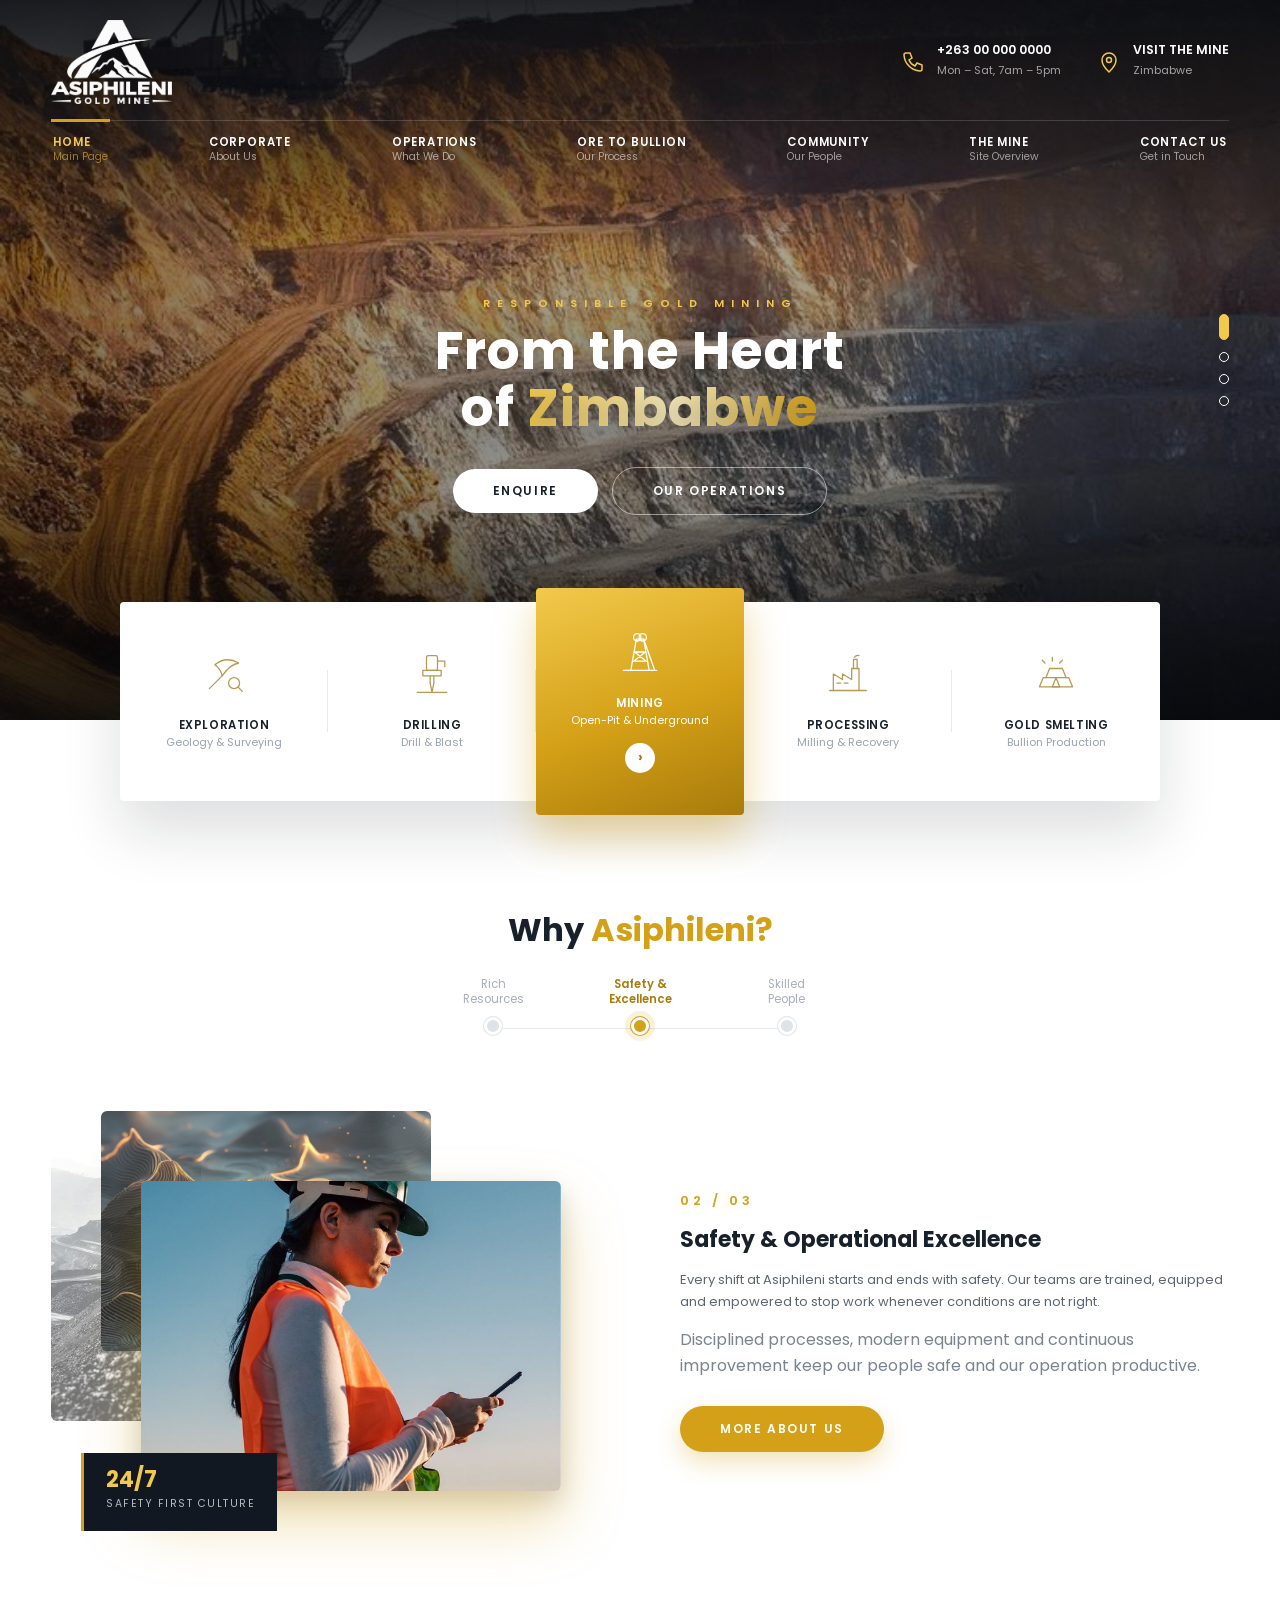
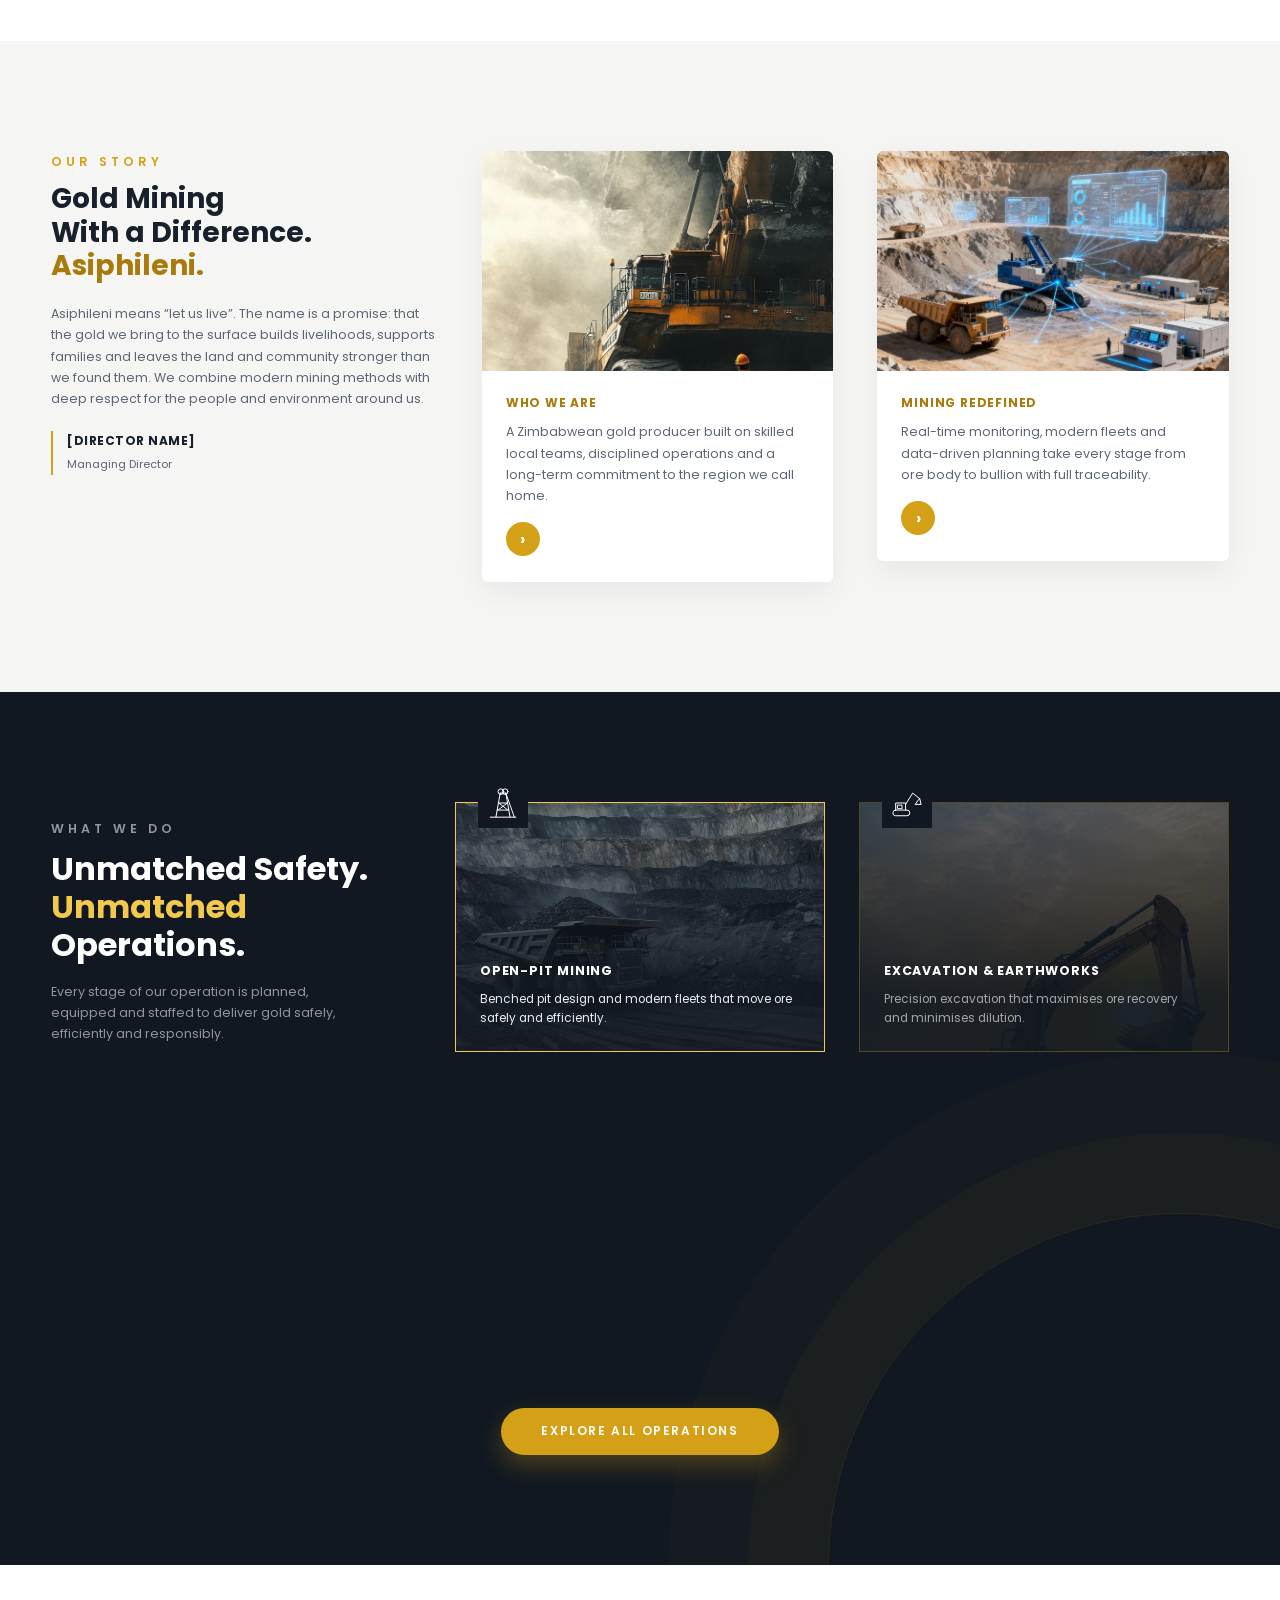
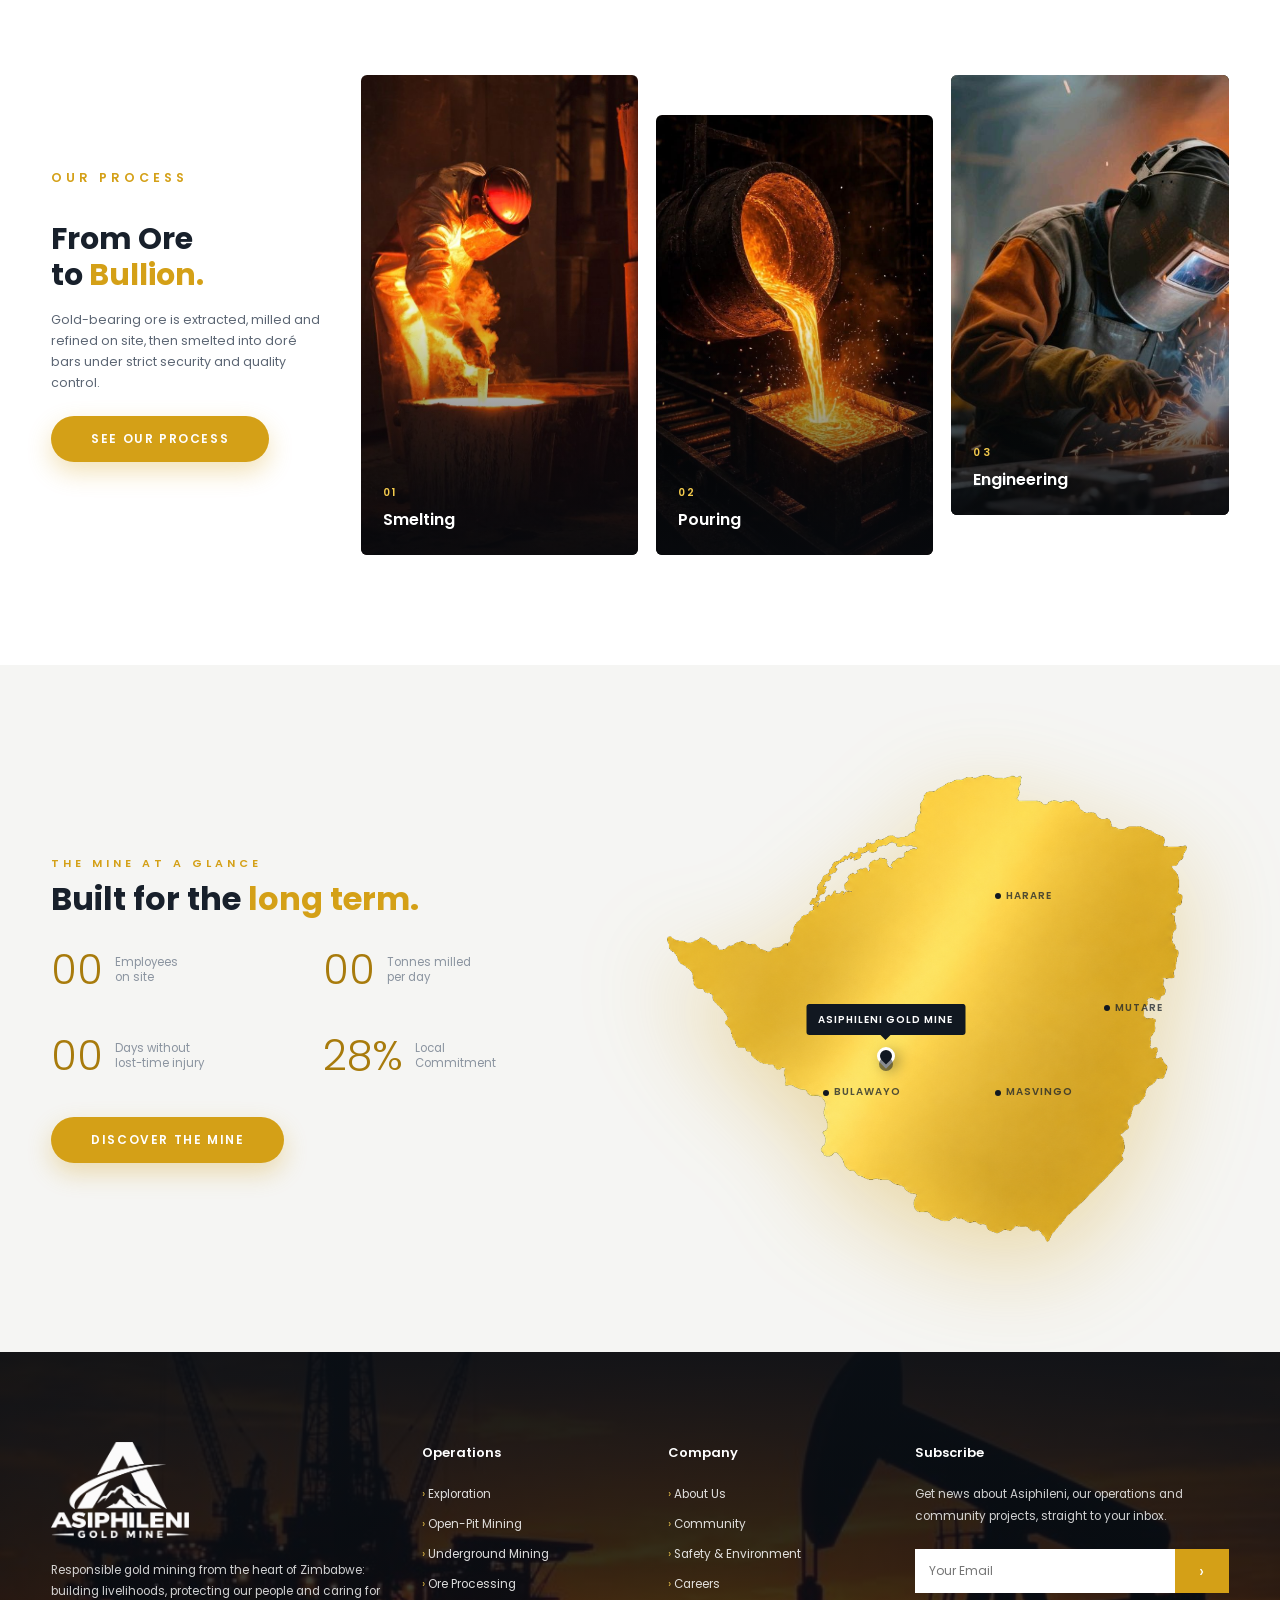
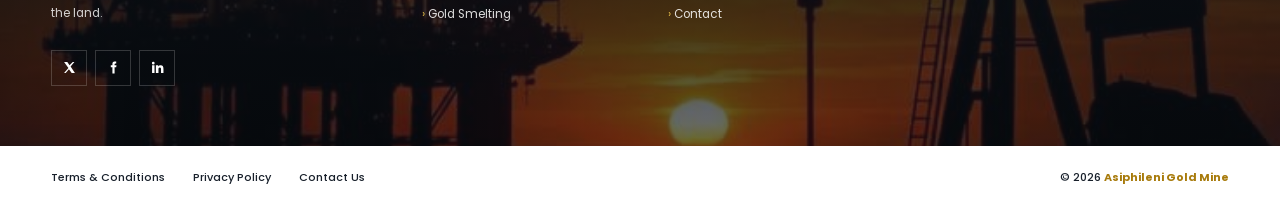
<file: index.html>
<!DOCTYPE html>
<html lang="en">
<head>
<meta charset="UTF-8">
<meta name="viewport" content="width=device-width, initial-scale=1">
<title>Asiphileni Gold Mine | Responsible Gold Mining in Zimbabwe</title>
<meta name="description" content="Asiphileni Gold Mine: responsible gold mining from the heart of Zimbabwe.">
<link rel="preconnect" href="https://fonts.googleapis.com">
<link href="https://fonts.googleapis.com/css2?family=Poppins:wght@300;400;500;600;700;800&display=swap" rel="stylesheet">
<link rel="stylesheet" href="css/style.css">
<link rel="icon" type="image/png" href="img/favicon.png">
<link rel="apple-touch-icon" href="img/favicon.png">
</head>
<body>
<!-- Icon symbols -->
<svg width="0" height="0" style="position:absolute">
  <defs>
    <symbol id="i-explore" viewBox="0 0 48 48"><path d="M8 40 L22 26"/><path d="M14 14 Q26 4 40 12 Q30 14 22 26 Q20 18 14 14Z"/><circle cx="35" cy="34" r="6"/><path d="M39.5 38.5 L44 43"/></symbol>
    <symbol id="i-drill" viewBox="0 0 48 48"><rect x="18" y="4" width="12" height="16" rx="2"/><path d="M14 20 H34 V26 H14Z"/><path d="M22 26 V34 L24 44 L26 34 V26"/><path d="M8 44 H40"/><path d="M30 10 H38 V16"/></symbol>
    <symbol id="i-shaft" viewBox="0 0 48 48"><path d="M14 44 L20 10 M34 44 L28 10 M20 10 H28"/><circle cx="21" cy="8" r="4"/><circle cx="27" cy="8" r="4"/><path d="M16 34 H32 M18 24 H30 M17 34 L30 24 M31 34 L18 24"/><path d="M6 44 H42"/><path d="M28 10 L40 44"/></symbol>
    <symbol id="i-plant" viewBox="0 0 48 48"><path d="M4 42 H44"/><path d="M8 42 V24 L18 30 V24 L28 30 V18 H36 V42"/><path d="M30 18 V8 H34 V18"/><path d="M12 34 H16 M20 34 H24"/><path d="M31 6 Q33 3 36 4"/></symbol>
    <symbol id="i-bar" viewBox="0 0 48 48"><path d="M6 38 L10 28 H24 L28 38Z"/><path d="M20 38 L24 28 H38 L42 38Z"/><path d="M13 28 L17 18 H31 L35 28"/><path d="M20 10 V6 M28 12 L31 9 M12 12 L9 9"/></symbol>
    <symbol id="i-truck" viewBox="0 0 48 48"><path d="M4 32 V18 H26 L34 10 H44 V32 Z"/><path d="M26 18 V32"/><circle cx="12" cy="36" r="5"/><circle cx="36" cy="36" r="5"/><path d="M34 16 H40 V22 H32"/></symbol>
    <symbol id="i-excavator" viewBox="0 0 48 48"><rect x="4" y="34" width="24" height="8" rx="4"/><path d="M8 34 V24 H22 V34"/><path d="M22 26 L32 10 L42 18"/><path d="M42 18 L44 26 L36 26 Z"/><rect x="11" y="27" width="6" height="5"/></symbol>
    <symbol id="i-gear" viewBox="0 0 48 48"><circle cx="24" cy="24" r="7"/><path d="M24 4 V10 M24 38 V44 M4 24 H10 M38 24 H44 M10 10 L14 14 M34 34 L38 38 M38 10 L34 14 M14 34 L10 38"/><circle cx="24" cy="24" r="14"/></symbol>
  
    <symbol id="i-target" viewBox="0 0 48 48"><circle cx="24" cy="24" r="18"/><circle cx="24" cy="24" r="11"/><circle cx="24" cy="24" r="4"/><path d="M24 24 L40 8 M34 8 H40 V14"/></symbol>
    <symbol id="i-eye" viewBox="0 0 48 48"><path d="M4 24 Q24 4 44 24 Q24 44 4 24Z"/><circle cx="24" cy="24" r="7"/></symbol>
    <symbol id="i-shield" viewBox="0 0 48 48"><path d="M24 4 L40 10 V22 Q40 36 24 44 Q8 36 8 22 V10Z"/><path d="M17 24 L22 29 L32 18"/></symbol>
    <symbol id="i-users" viewBox="0 0 48 48"><circle cx="18" cy="16" r="7"/><path d="M4 40 Q4 26 18 26 Q32 26 32 40"/><circle cx="34" cy="14" r="5"/><path d="M34 22 Q44 22 44 34"/></symbol>
    <symbol id="i-book" viewBox="0 0 48 48"><path d="M24 12 Q14 6 4 8 V38 Q14 36 24 42 Q34 36 44 38 V8 Q34 6 24 12Z"/><path d="M24 12 V42"/></symbol>
    <symbol id="i-heart" viewBox="0 0 48 48"><path d="M24 42 Q4 28 6 16 Q9 6 18 8 Q22 9 24 14 Q26 9 30 8 Q39 6 42 16 Q44 28 24 42Z"/><path d="M12 24 H19 L22 18 L26 30 L29 24 H36"/></symbol>
    <symbol id="i-water" viewBox="0 0 48 48"><path d="M24 4 Q38 22 38 30 A14 14 0 0 1 10 30 Q10 22 24 4Z"/><path d="M17 31 A7 7 0 0 0 24 38"/></symbol>
    <symbol id="i-handshake" viewBox="0 0 48 48"><path d="M4 18 L12 14 L22 20 L30 14 L44 18"/><path d="M4 18 V30 L10 30 L22 40 Q25 42 27 39 L36 30 H44 V18"/><path d="M22 20 L18 26 Q20 29 24 26 L28 22"/></symbol>
    <symbol id="i-leaf" viewBox="0 0 48 48"><path d="M10 38 Q8 12 40 8 Q42 36 14 38Z"/><path d="M10 40 Q22 24 32 16"/></symbol>
    <symbol id="i-phone" viewBox="0 0 24 24"><path d="M5 3h4l2 5-3 2a11 11 0 0 0 6 6l2-3 5 2v4a2 2 0 0 1-2 2A17 17 0 0 1 3 5a2 2 0 0 1 2-2"/></symbol>
    <symbol id="i-mail" viewBox="0 0 24 24"><rect x="3" y="5" width="18" height="14" rx="2"/><path d="M3 7l9 6 9-6"/></symbol>
    <symbol id="i-pin" viewBox="0 0 24 24"><path d="M12 22s7-6.5 7-12a7 7 0 0 0-14 0c0 5.5 7 12 7 12z"/><circle cx="12" cy="10" r="2.5"/></symbol>
  </defs>
</svg>

<header class="hero" id="home">
  <div class="slide on"><img src="img/pit.jpg" alt="Open-pit gold mine with haul trucks"></div>
  <div class="slide"><img src="img/loader.jpg" alt="Loader at sunset"></div>
  <div class="slide"><img src="img/miners.jpg" alt="Two miners underground" style="object-position:center 40%"></div>
  <div class="slide"><img src="img/tunnel.jpg" alt="Haul trucks underground"></div>
  <div class="dots" id="dots"><button class="on" aria-label="Slide 1"></button><button aria-label="Slide 2"></button><button aria-label="Slide 3"></button><button aria-label="Slide 4"></button></div>
  <div class="wrap">
    <div class="topbar">
      <a href="index.html" class="brand" aria-label="Asiphileni Gold Mine home"><img src="img/logo.png" alt="Asiphileni Gold Mine"></a>
      <div class="top-info">
        <div><svg viewBox="0 0 24 24"><use href="#i-phone"/></svg><div><b>+263 00 000 0000</b><small>Mon – Sat, 7am – 5pm</small></div></div>
        <a href="contact.html"><div style="display:flex;gap:12px;align-items:center"><svg viewBox="0 0 24 24"><use href="#i-pin"/></svg><div><b>VISIT THE MINE</b><small>Zimbabwe</small></div></div></a>
      </div>
      <button class="burger" aria-label="Menu"><svg width="26" height="26" viewBox="0 0 24 24" stroke="#fff" stroke-width="2"><path d="M3 6h18M3 12h18M3 18h18"/></svg></button>
    </div>
    <nav class="main"><a href="index.html" class="active">Home<small>Main Page</small></a><a href="about.html">Corporate<small>About Us</small></a><a href="operations.html">Operations<small>What We Do</small></a><a href="process.html">Ore to Bullion<small>Our Process</small></a><a href="community.html">Community<small>Our People</small></a><a href="the-mine.html">The Mine<small>Site Overview</small></a><a href="contact.html">Contact Us<small>Get in Touch</small></a></nav>
    <div class="hero-copy">
      <p class="eyebrow">Responsible Gold Mining</p>
      <h1>From the Heart<br>of <em>Zimbabwe</em></h1>
      <button class="btn btn-light" data-open-modal>Enquire</button>
      <a href="operations.html" class="btn btn-ghost">Our Operations</a>
    </div>
  </div>
</header>
<!-- ================= SERVICE STRIP ================= -->
<div class="strip">
  <div class="strip-inner">
    <div data-href="operations.html#exploration" class="svc"><svg><use href="#i-explore"/></svg><h4>Exploration</h4><p>Geology &amp; Surveying</p><span class="go">›</span></div>
    <div data-href="operations.html#drilling" class="svc"><svg><use href="#i-drill"/></svg><h4>Drilling</h4><p>Drill &amp; Blast</p><span class="go">›</span></div>
    <div data-href="operations.html#open-pit" class="svc on"><svg><use href="#i-shaft"/></svg><h4>Mining</h4><p>Open-Pit &amp; Underground</p><span class="go">›</span></div>
    <div data-href="operations.html#processing" class="svc"><svg><use href="#i-plant"/></svg><h4>Processing</h4><p>Milling &amp; Recovery</p><span class="go">›</span></div>
    <div data-href="process.html" class="svc"><svg><use href="#i-bar"/></svg><h4>Gold Smelting</h4><p>Bullion Production</p><span class="go">›</span></div>
  </div>
</div>

<!-- ================= WHY ================= -->
<section id="about">
  <div class="wrap">
    <h2 class="title reveal">Why <span>Asiphileni?</span></h2>
    <div class="steps reveal">
      <button class="step" data-i="0">Rich<br>Resources</button>
      <button class="step on" data-i="1">Safety &amp;<br>Excellence</button>
      <button class="step" data-i="2">Skilled<br>People</button>
    </div>
    <div class="why">
      <div class="collage reveal">
        <div class="ph p0"><img src="img/slopes.jpg" alt=""></div>
        <div class="ph p1"><img src="img/topo.jpg" alt=""></div>
        <div class="ph p2"><img id="whyImg" src="img/surveyor.jpg" alt=""></div>
        <div class="badge"><b>24/7</b><small>Safety First Culture</small></div>
      </div>
      <div class="why-text reveal" id="whyText"></div>
    </div>
  </div>
</section>

<!-- ================= DIFFERENCE ================= -->
<section class="diff" id="community">
  <div class="wrap diff-grid">
    <div class="reveal">
      <p class="eyebrow">Our Story</p>
      <h2>Gold Mining<br>With a Difference.<br><span>Asiphileni.</span></h2>
      <p>Asiphileni means “let us live”. The name is a promise: that the gold we bring to the surface builds livelihoods, supports families and leaves the land and community stronger than we found them. We combine modern mining methods with deep respect for the people and environment around us.</p>
      <div class="sig"><b>[Director Name]</b><small>Managing Director</small></div>
    </div>
    <div class="card reveal">
      <div class="ph"><img src="img/haul.jpg" alt="Mine worker facing a giant haul truck" loading="lazy"></div>
      <div class="body">
        <h5>Who We Are</h5>
        <p>A Zimbabwean gold producer built on skilled local teams, disciplined operations and a long-term commitment to the region we call home.</p>
        <a href="about.html" class="round">›</a>
      </div>
    </div>
    <div class="card reveal">
      <div class="ph"><img src="img/smartpit.jpg" alt="Digitally monitored open-pit mine" loading="lazy"></div>
      <div class="body">
        <h5>Mining Redefined</h5>
        <p>Real-time monitoring, modern fleets and data-driven planning take every stage from ore body to bullion with full traceability.</p>
        <a href="operations.html" class="round">›</a>
      </div>
    </div>
  </div>
</section>

<!-- ================= OPERATIONS ================= -->
<section class="ops" id="operations">
  <div class="wrap ops-grid">
    <div class="intro reveal">
      <p class="eyebrow">What We Do</p>
      <h2>Unmatched Safety.<br><span>Unmatched</span><br>Operations.</h2>
      <p>Every stage of our operation is planned, equipped and staffed to deliver gold safely, efficiently and responsibly.</p>
    </div>
    <div class="op on reveal"><div class="bg"><img src="img/greytruck.jpg" alt="" loading="lazy"></div><div class="ic"><svg><use href="#i-shaft"/></svg></div><div class="txt"><h4>Open-Pit Mining</h4><p>Benched pit design and modern fleets that move ore safely and efficiently.</p></div></div>
    <div class="op reveal"><div class="bg"><img src="img/excavator.jpg" alt="" loading="lazy" style="object-position:center 35%"></div><div class="ic"><svg><use href="#i-excavator"/></svg></div><div class="txt"><h4>Excavation &amp; Earthworks</h4><p>Precision excavation that maximises ore recovery and minimises dilution.</p></div></div>
    <div class="op reveal"><div class="bg"><img src="img/yellowtruck.jpg" alt="" loading="lazy"></div><div class="ic"><svg><use href="#i-truck"/></svg></div><div class="txt"><h4>Load &amp; Haul</h4><p>A well-maintained haulage fleet keeping ore flowing from face to plant.</p></div></div>
    <div class="op reveal"><div class="bg"><img src="img/plant.jpg" alt="" loading="lazy" style="object-position:center 30%"></div><div class="ic"><svg><use href="#i-plant"/></svg></div><div class="txt"><h4>Ore Processing</h4><p>Crushing, milling and gold recovery through a carefully managed plant.</p></div></div>
    <div class="op reveal"><div class="bg"><img src="img/workshop.jpg" alt="" loading="lazy" style="object-position:center 35%"></div><div class="ic"><svg><use href="#i-gear"/></svg></div><div class="txt"><h4>Engineering &amp; Maintenance</h4><p>Skilled engineering teams keeping equipment safe and production steady.</p></div></div>
  </div>
  <div class="wrap" style="text-align:center;margin-top:60px"><a href="operations.html" class="btn btn-gold">Explore All Operations</a></div>
</section>

<!-- ================= ORE TO BULLION ================= -->
<section id="bullion">
  <div class="wrap bullion-grid">
    <div class="bullion-intro reveal">
      <p class="eyebrow">Our Process</p>
      <h2>From Ore<br>to <span>Bullion.</span></h2>
      <p>Gold-bearing ore is extracted, milled and refined on site, then smelted into doré bars under strict security and quality control.</p>
      <div><a class="btn btn-gold" href="process.html">See Our Process</a></div>
    </div>
    <div class="tile reveal"><img src="img/foundry.jpg" alt="Foundry worker in protective suit" loading="lazy"><div class="cap"><small>01</small><h4>Smelting</h4><p>Recovered gold is melted at high temperature in our secure smelt house.</p></div></div>
    <div class="tile reveal"><img src="img/pour.jpg" alt="Molten metal poured into a mould" loading="lazy"><div class="cap"><small>02</small><h4>Pouring</h4><p>Molten gold is poured into moulds and cast into doré bars.</p></div></div>
    <div class="tile reveal"><img src="img/welder.jpg" alt="Welder at work" loading="lazy" style="object-position:40% center"><div class="cap"><small>03</small><h4>Engineering</h4><p>In-house fabrication and maintenance keep the whole chain running.</p></div></div>
  </div>
</section>

<!-- ================= STATS + MAP ================= -->
<section class="statsec" id="site">
  <div class="wrap stats-wrap">
    <div class="reveal">
      <p class="eyebrow">The Mine at a Glance</p>
      <h2 class="title" style="text-align:left;margin-top:8px">Built for the <span>long term.</span></h2>
      <div class="stats">
        <div class="stat"><b data-count="0">00</b><span>Employees<br>on site</span></div>
        <div class="stat"><b data-count="0">00</b><span>Tonnes milled<br>per day</span></div>
        <div class="stat"><b data-count="0">00</b><span>Days without<br>lost-time injury</span></div>
        <div class="stat"><b data-count="100" data-suffix="%">0</b><span>Local<br>Commitment</span></div>
      </div>
      <a href="the-mine.html" class="btn btn-gold" style="margin-top:40px">Discover The Mine</a>
    </div>
    <div class="zmap reveal">
  <img src="img/zimbabwe.png" alt="Map of Zimbabwe">
  <span class="zcity" style="--x:63%;--y:24%">Harare</span>
  <span class="zcity" style="--x:30%;--y:66%">Bulawayo</span>
  <span class="zcity" style="--x:47%;--y:48%">Gweru</span>
  <span class="zcity" style="--x:63%;--y:66%">Masvingo</span>
  <span class="zcity" style="--x:84%;--y:48%">Mutare</span>
  <div class="zpin" style="--x:42%;--y:62%"><div class="lbl">ASIPHILENI GOLD MINE</div><div class="dot"></div><div class="ring"></div></div>
</div>
  </div>
</section>


<footer id="contact">
  <div class="fbg"><img src="img/rig.jpg" alt="" loading="lazy"></div>
  <div class="wrap f-grid">
    <div>
      <a href="index.html" class="brand brand-foot"><img src="img/logo.png" alt="Asiphileni Gold Mine" loading="lazy"></a>
      <p>Responsible gold mining from the heart of Zimbabwe: building livelihoods, protecting our people and caring for the land.</p>
      <div class="social">
        <a href="#" aria-label="X"><svg viewBox="0 0 24 24"><path d="M18 2h3l-7 8 8 12h-6l-5-7-6 7H2l8-9L2 2h6l4 6z"/></svg></a>
        <a href="#" aria-label="Facebook"><svg viewBox="0 0 24 24"><path d="M14 8V6c0-1 .5-1.5 1.5-1.5H17V1h-3c-3 0-4 2-4 4.5V8H7v3.5h3V23h4V11.5h3l.5-3.5z"/></svg></a>
        <a href="#" aria-label="LinkedIn"><svg viewBox="0 0 24 24"><path d="M2 8h4.5v14H2zM4.2 1.5a2.5 2.5 0 1 1 0 5 2.5 2.5 0 0 1 0-5M9 8h4.3v2c.6-1.1 2.1-2.3 4.3-2.3 4.6 0 5.4 3 5.4 6.9V22h-4.5v-6.5c0-1.6 0-3.6-2.2-3.6s-2.5 1.7-2.5 3.5V22H9z"/></svg></a>
      </div>
    </div>
    <div>
      <h6>Operations</h6>
      <ul><li><a href="operations.html#exploration">Exploration</a></li><li><a href="operations.html#open-pit">Open-Pit Mining</a></li><li><a href="operations.html#underground">Underground Mining</a></li><li><a href="operations.html#processing">Ore Processing</a></li><li><a href="process.html">Gold Smelting</a></li></ul>
    </div>
    <div>
      <h6>Company</h6>
      <ul><li><a href="about.html">About Us</a></li><li><a href="community.html">Community</a></li><li><a href="the-mine.html">Safety &amp; Environment</a></li><li><a href="community.html#careers">Careers</a></li><li><a href="contact.html">Contact</a></li></ul>
    </div>
    <div>
      <h6>Subscribe</h6>
      <p style="margin-top:0">Get news about Asiphileni, our operations and community projects, straight to your inbox.</p>
      <form class="sub" id="subForm"><input type="email" placeholder="Your Email" required><button aria-label="Subscribe">›</button></form>
      <div class="sub-msg" id="subMsg"></div>
    </div>
  </div>
</footer>
<div class="wrap legal">
  <div><a href="#">Terms &amp; Conditions</a><a href="#">Privacy Policy</a><a href="contact.html">Contact Us</a></div>
  <span>© 2026 <b>Asiphileni Gold Mine</b></span>
</div>

<div class="modal" id="modal">
  <div class="modal-box">
    <button class="x" data-close aria-label="Close">×</button>
    <div id="formView">
      <h3>Make an Enquiry</h3>
      <p style="font-size:12px">Partnerships, supply, careers or media: we'll get back to you.</p>
      <form id="enqForm">
        <label>Full Name<input required></label>
        <label>Email<input type="email" required></label>
        <label>Enquiry Type<select><option>Partnership / Investment</option><option>Supplier</option><option>Careers</option><option>Media</option><option>Other</option></select></label>
        <label>Message<textarea rows="3"></textarea></label>
        <button class="btn btn-gold">Send Enquiry</button>
      </form>
    </div>
    <div id="okView" class="ok" style="display:none"><div>✓</div><h3>Thank you!</h3><p style="font-size:12px">This is a demo form. Connect it to your email or CRM to receive enquiries.</p></div>
  </div>
</div>
<script src="js/main.js"></script>
</body>
</html>
</file>
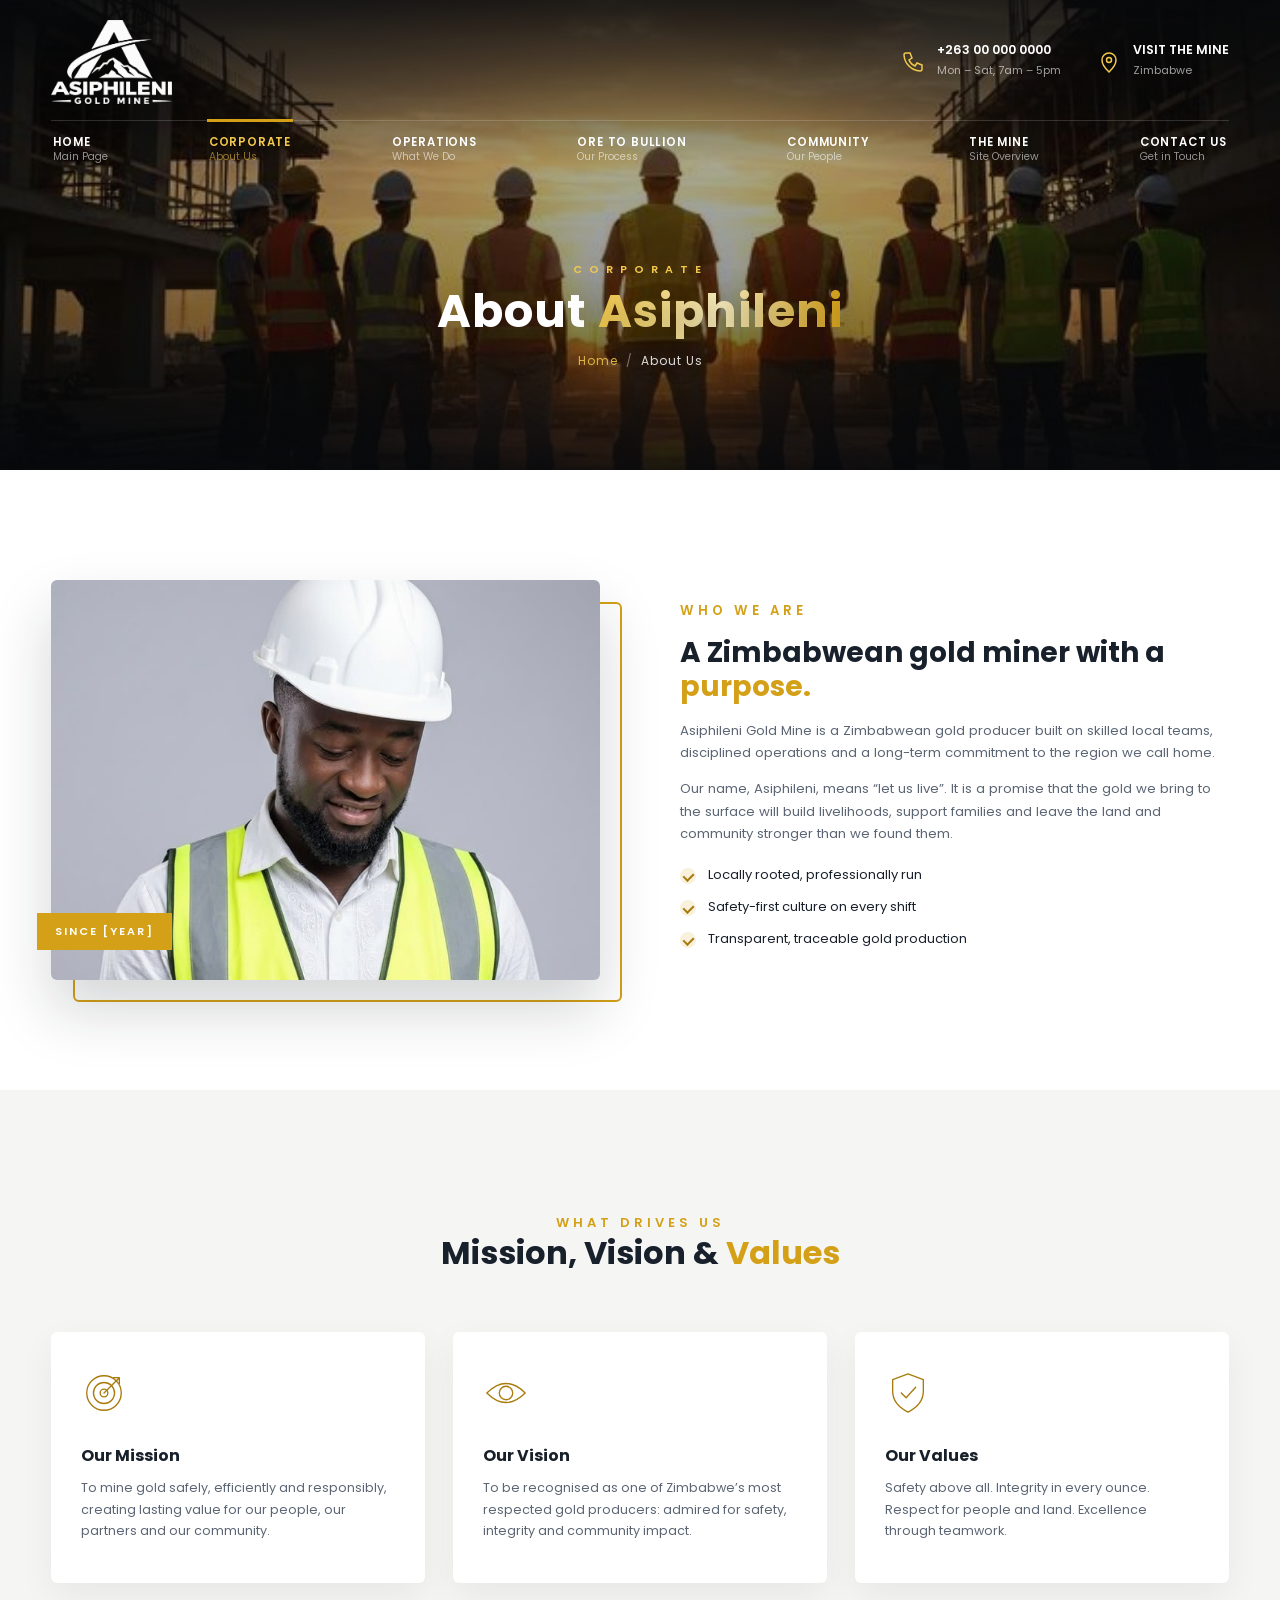
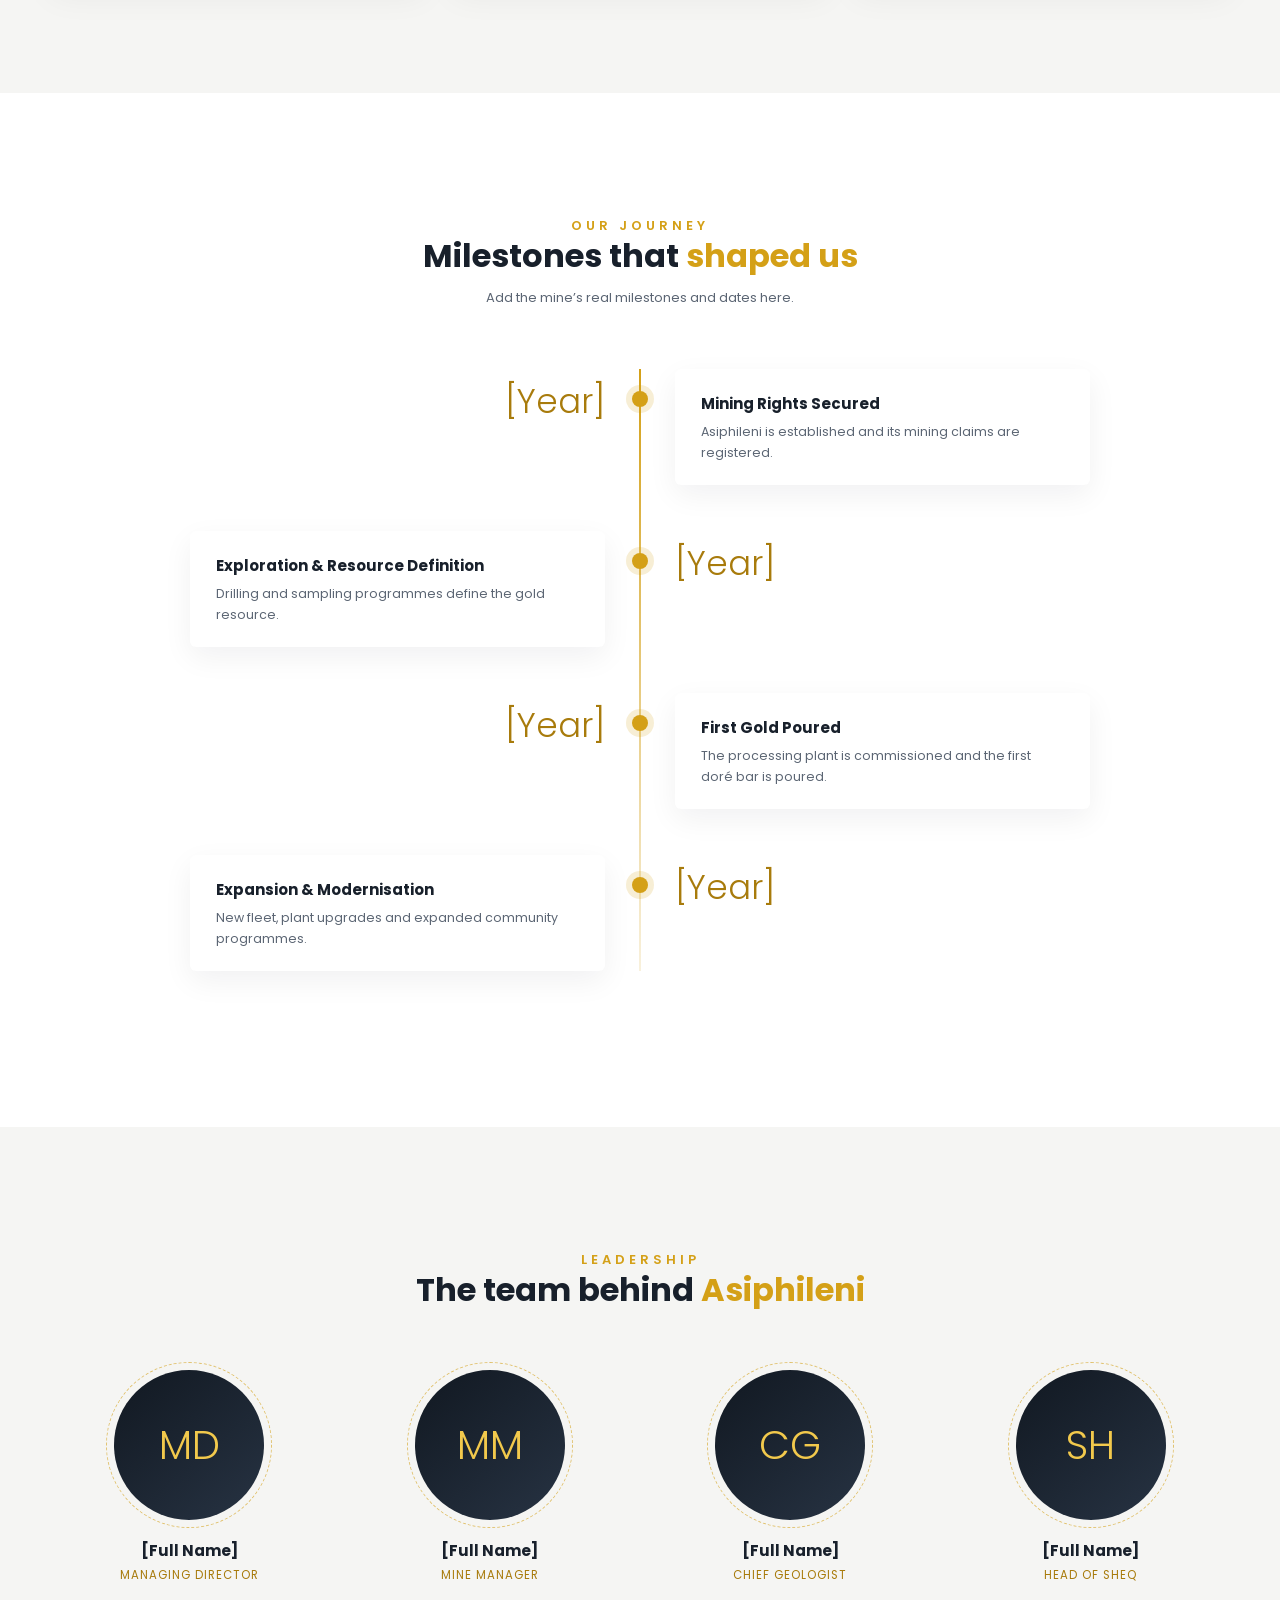
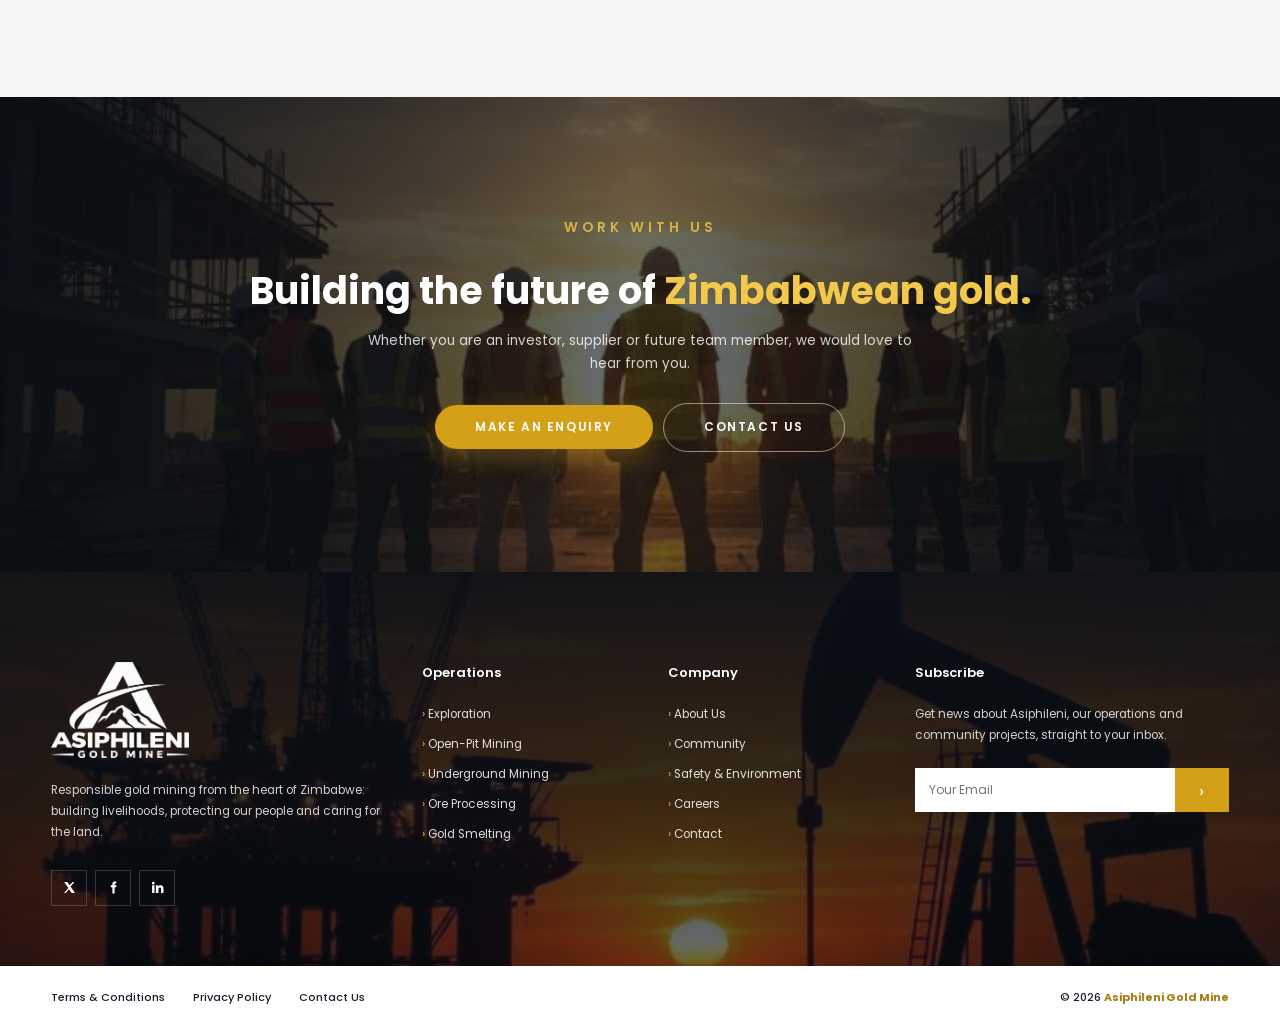
<file: about.html>
<!DOCTYPE html>
<html lang="en">
<head>
<meta charset="UTF-8">
<meta name="viewport" content="width=device-width, initial-scale=1">
<title>About Us | Asiphileni Gold Mine</title>
<meta name="description" content="Asiphileni Gold Mine: responsible gold mining from the heart of Zimbabwe.">
<link rel="preconnect" href="https://fonts.googleapis.com">
<link href="https://fonts.googleapis.com/css2?family=Poppins:wght@300;400;500;600;700;800&display=swap" rel="stylesheet">
<link rel="stylesheet" href="css/style.css">
<link rel="icon" type="image/png" href="img/favicon.png">
<link rel="apple-touch-icon" href="img/favicon.png">
</head>
<body>
<!-- Icon symbols -->
<svg width="0" height="0" style="position:absolute">
  <defs>
    <symbol id="i-explore" viewBox="0 0 48 48"><path d="M8 40 L22 26"/><path d="M14 14 Q26 4 40 12 Q30 14 22 26 Q20 18 14 14Z"/><circle cx="35" cy="34" r="6"/><path d="M39.5 38.5 L44 43"/></symbol>
    <symbol id="i-drill" viewBox="0 0 48 48"><rect x="18" y="4" width="12" height="16" rx="2"/><path d="M14 20 H34 V26 H14Z"/><path d="M22 26 V34 L24 44 L26 34 V26"/><path d="M8 44 H40"/><path d="M30 10 H38 V16"/></symbol>
    <symbol id="i-shaft" viewBox="0 0 48 48"><path d="M14 44 L20 10 M34 44 L28 10 M20 10 H28"/><circle cx="21" cy="8" r="4"/><circle cx="27" cy="8" r="4"/><path d="M16 34 H32 M18 24 H30 M17 34 L30 24 M31 34 L18 24"/><path d="M6 44 H42"/><path d="M28 10 L40 44"/></symbol>
    <symbol id="i-plant" viewBox="0 0 48 48"><path d="M4 42 H44"/><path d="M8 42 V24 L18 30 V24 L28 30 V18 H36 V42"/><path d="M30 18 V8 H34 V18"/><path d="M12 34 H16 M20 34 H24"/><path d="M31 6 Q33 3 36 4"/></symbol>
    <symbol id="i-bar" viewBox="0 0 48 48"><path d="M6 38 L10 28 H24 L28 38Z"/><path d="M20 38 L24 28 H38 L42 38Z"/><path d="M13 28 L17 18 H31 L35 28"/><path d="M20 10 V6 M28 12 L31 9 M12 12 L9 9"/></symbol>
    <symbol id="i-truck" viewBox="0 0 48 48"><path d="M4 32 V18 H26 L34 10 H44 V32 Z"/><path d="M26 18 V32"/><circle cx="12" cy="36" r="5"/><circle cx="36" cy="36" r="5"/><path d="M34 16 H40 V22 H32"/></symbol>
    <symbol id="i-excavator" viewBox="0 0 48 48"><rect x="4" y="34" width="24" height="8" rx="4"/><path d="M8 34 V24 H22 V34"/><path d="M22 26 L32 10 L42 18"/><path d="M42 18 L44 26 L36 26 Z"/><rect x="11" y="27" width="6" height="5"/></symbol>
    <symbol id="i-gear" viewBox="0 0 48 48"><circle cx="24" cy="24" r="7"/><path d="M24 4 V10 M24 38 V44 M4 24 H10 M38 24 H44 M10 10 L14 14 M34 34 L38 38 M38 10 L34 14 M14 34 L10 38"/><circle cx="24" cy="24" r="14"/></symbol>
  
    <symbol id="i-target" viewBox="0 0 48 48"><circle cx="24" cy="24" r="18"/><circle cx="24" cy="24" r="11"/><circle cx="24" cy="24" r="4"/><path d="M24 24 L40 8 M34 8 H40 V14"/></symbol>
    <symbol id="i-eye" viewBox="0 0 48 48"><path d="M4 24 Q24 4 44 24 Q24 44 4 24Z"/><circle cx="24" cy="24" r="7"/></symbol>
    <symbol id="i-shield" viewBox="0 0 48 48"><path d="M24 4 L40 10 V22 Q40 36 24 44 Q8 36 8 22 V10Z"/><path d="M17 24 L22 29 L32 18"/></symbol>
    <symbol id="i-users" viewBox="0 0 48 48"><circle cx="18" cy="16" r="7"/><path d="M4 40 Q4 26 18 26 Q32 26 32 40"/><circle cx="34" cy="14" r="5"/><path d="M34 22 Q44 22 44 34"/></symbol>
    <symbol id="i-book" viewBox="0 0 48 48"><path d="M24 12 Q14 6 4 8 V38 Q14 36 24 42 Q34 36 44 38 V8 Q34 6 24 12Z"/><path d="M24 12 V42"/></symbol>
    <symbol id="i-heart" viewBox="0 0 48 48"><path d="M24 42 Q4 28 6 16 Q9 6 18 8 Q22 9 24 14 Q26 9 30 8 Q39 6 42 16 Q44 28 24 42Z"/><path d="M12 24 H19 L22 18 L26 30 L29 24 H36"/></symbol>
    <symbol id="i-water" viewBox="0 0 48 48"><path d="M24 4 Q38 22 38 30 A14 14 0 0 1 10 30 Q10 22 24 4Z"/><path d="M17 31 A7 7 0 0 0 24 38"/></symbol>
    <symbol id="i-handshake" viewBox="0 0 48 48"><path d="M4 18 L12 14 L22 20 L30 14 L44 18"/><path d="M4 18 V30 L10 30 L22 40 Q25 42 27 39 L36 30 H44 V18"/><path d="M22 20 L18 26 Q20 29 24 26 L28 22"/></symbol>
    <symbol id="i-leaf" viewBox="0 0 48 48"><path d="M10 38 Q8 12 40 8 Q42 36 14 38Z"/><path d="M10 40 Q22 24 32 16"/></symbol>
    <symbol id="i-phone" viewBox="0 0 24 24"><path d="M5 3h4l2 5-3 2a11 11 0 0 0 6 6l2-3 5 2v4a2 2 0 0 1-2 2A17 17 0 0 1 3 5a2 2 0 0 1 2-2"/></symbol>
    <symbol id="i-mail" viewBox="0 0 24 24"><rect x="3" y="5" width="18" height="14" rx="2"/><path d="M3 7l9 6 9-6"/></symbol>
    <symbol id="i-pin" viewBox="0 0 24 24"><path d="M12 22s7-6.5 7-12a7 7 0 0 0-14 0c0 5.5 7 12 7 12z"/><circle cx="12" cy="10" r="2.5"/></symbol>
  </defs>
</svg>

<header class="hero page-hero">
  <div class="slide on"><img src="img/team.jpg" alt="" style="object-position:center"></div>
  <div class="wrap">
    <div class="topbar">
      <a href="index.html" class="brand" aria-label="Asiphileni Gold Mine home"><img src="img/logo.png" alt="Asiphileni Gold Mine"></a>
      <div class="top-info">
        <div><svg viewBox="0 0 24 24"><use href="#i-phone"/></svg><div><b>+263 00 000 0000</b><small>Mon – Sat, 7am – 5pm</small></div></div>
        <a href="contact.html"><div style="display:flex;gap:12px;align-items:center"><svg viewBox="0 0 24 24"><use href="#i-pin"/></svg><div><b>VISIT THE MINE</b><small>Zimbabwe</small></div></div></a>
      </div>
      <button class="burger" aria-label="Menu"><svg width="26" height="26" viewBox="0 0 24 24" stroke="#fff" stroke-width="2"><path d="M3 6h18M3 12h18M3 18h18"/></svg></button>
    </div>
    <nav class="main"><a href="index.html">Home<small>Main Page</small></a><a href="about.html" class="active">Corporate<small>About Us</small></a><a href="operations.html">Operations<small>What We Do</small></a><a href="process.html">Ore to Bullion<small>Our Process</small></a><a href="community.html">Community<small>Our People</small></a><a href="the-mine.html">The Mine<small>Site Overview</small></a><a href="contact.html">Contact Us<small>Get in Touch</small></a></nav>
    <div class="hero-copy">
      <p class="eyebrow">Corporate</p>
      <h1>About <em>Asiphileni</em></h1>
      <div class="crumbs"><a href="index.html">Home</a><span>/</span>About Us</div>
    </div>
  </div>
</header>
<section>
  <div class="wrap">
    <div class="split" style="scroll-margin-top:40px">
  <div class="media reveal"><img src="img/engineer.jpg" alt="" loading="lazy" style="object-position:center 20%"><span class="tag">Since [Year]</span></div>
  <div class="reveal"><p class="eyebrow">Who We Are</p><h3>A Zimbabwean gold miner with a <span>purpose.</span></h3><p>Asiphileni Gold Mine is a Zimbabwean gold producer built on skilled local teams, disciplined operations and a long-term commitment to the region we call home.</p><p>Our name, Asiphileni, means “let us live”. It is a promise that the gold we bring to the surface will build livelihoods, support families and leave the land and community stronger than we found them.</p><ul class="ticks"><li>Locally rooted, professionally run</li><li>Safety-first culture on every shift</li><li>Transparent, traceable gold production</li></ul></div>
</div>
  </div>
</section>

<section class="alt">
  <div class="wrap">
    <div class="section-head reveal"><p class="eyebrow">What Drives Us</p><h2 class="title">Mission, Vision &amp; <span>Values</span></h2></div>
    <div class="cards3">
      <div class="vcard reveal"><svg><use href="#i-target"/></svg><h4>Our Mission</h4><p>To mine gold safely, efficiently and responsibly, creating lasting value for our people, our partners and our community.</p></div>
      <div class="vcard reveal"><svg><use href="#i-eye"/></svg><h4>Our Vision</h4><p>To be recognised as one of Zimbabwe’s most respected gold producers: admired for safety, integrity and community impact.</p></div>
      <div class="vcard reveal"><svg><use href="#i-shield"/></svg><h4>Our Values</h4><p>Safety above all. Integrity in every ounce. Respect for people and land. Excellence through teamwork.</p></div>
    </div>
  </div>
</section>

<section>
  <div class="wrap">
    <div class="section-head reveal"><p class="eyebrow">Our Journey</p><h2 class="title">Milestones that <span>shaped us</span></h2><p>Add the mine’s real milestones and dates here.</p></div>
    <div class="timeline">
      <div class="tl reveal"><div class="yr">[Year]</div><div class="box"><h4>Mining Rights Secured</h4><p>Asiphileni is established and its mining claims are registered.</p></div></div>
      <div class="tl reveal"><div class="yr">[Year]</div><div class="box"><h4>Exploration &amp; Resource Definition</h4><p>Drilling and sampling programmes define the gold resource.</p></div></div>
      <div class="tl reveal"><div class="yr">[Year]</div><div class="box"><h4>First Gold Poured</h4><p>The processing plant is commissioned and the first doré bar is poured.</p></div></div>
      <div class="tl reveal"><div class="yr">[Year]</div><div class="box"><h4>Expansion &amp; Modernisation</h4><p>New fleet, plant upgrades and expanded community programmes.</p></div></div>
    </div>
  </div>
</section>

<section class="alt">
  <div class="wrap">
    <div class="section-head reveal"><p class="eyebrow">Leadership</p><h2 class="title">The team behind <span>Asiphileni</span></h2></div>
    <div class="cards4">
      <div class="person reveal"><div class="av">MD</div><h4>[Full Name]</h4><small>Managing Director</small></div>
      <div class="person reveal"><div class="av">MM</div><h4>[Full Name]</h4><small>Mine Manager</small></div>
      <div class="person reveal"><div class="av">CG</div><h4>[Full Name]</h4><small>Chief Geologist</small></div>
      <div class="person reveal"><div class="av">SH</div><h4>[Full Name]</h4><small>Head of SHEQ</small></div>
    </div>
  </div>
</section>

<section class="cta">
  <div class="bgi"><img src="img/team.jpg" alt="" loading="lazy" style="object-position:center"></div>
  <div class="wrap reveal">
    <p class="eyebrow" style="color:var(--gold-2)">Work With Us</p>
    <h2>Building the future of <span>Zimbabwean gold.</span></h2>
    <p>Whether you are an investor, supplier or future team member, we would love to hear from you.</p>
    <button class="btn btn-gold" data-open-modal>Make an Enquiry</button><a href="contact.html" class="btn btn-ghost">Contact Us</a>
  </div>
</section>
<footer id="contact">
  <div class="fbg"><img src="img/rig.jpg" alt="" loading="lazy"></div>
  <div class="wrap f-grid">
    <div>
      <a href="index.html" class="brand brand-foot"><img src="img/logo.png" alt="Asiphileni Gold Mine" loading="lazy"></a>
      <p>Responsible gold mining from the heart of Zimbabwe: building livelihoods, protecting our people and caring for the land.</p>
      <div class="social">
        <a href="#" aria-label="X"><svg viewBox="0 0 24 24"><path d="M18 2h3l-7 8 8 12h-6l-5-7-6 7H2l8-9L2 2h6l4 6z"/></svg></a>
        <a href="#" aria-label="Facebook"><svg viewBox="0 0 24 24"><path d="M14 8V6c0-1 .5-1.5 1.5-1.5H17V1h-3c-3 0-4 2-4 4.5V8H7v3.5h3V23h4V11.5h3l.5-3.5z"/></svg></a>
        <a href="#" aria-label="LinkedIn"><svg viewBox="0 0 24 24"><path d="M2 8h4.5v14H2zM4.2 1.5a2.5 2.5 0 1 1 0 5 2.5 2.5 0 0 1 0-5M9 8h4.3v2c.6-1.1 2.1-2.3 4.3-2.3 4.6 0 5.4 3 5.4 6.9V22h-4.5v-6.5c0-1.6 0-3.6-2.2-3.6s-2.5 1.7-2.5 3.5V22H9z"/></svg></a>
      </div>
    </div>
    <div>
      <h6>Operations</h6>
      <ul><li><a href="operations.html#exploration">Exploration</a></li><li><a href="operations.html#open-pit">Open-Pit Mining</a></li><li><a href="operations.html#underground">Underground Mining</a></li><li><a href="operations.html#processing">Ore Processing</a></li><li><a href="process.html">Gold Smelting</a></li></ul>
    </div>
    <div>
      <h6>Company</h6>
      <ul><li><a href="about.html">About Us</a></li><li><a href="community.html">Community</a></li><li><a href="the-mine.html">Safety &amp; Environment</a></li><li><a href="community.html#careers">Careers</a></li><li><a href="contact.html">Contact</a></li></ul>
    </div>
    <div>
      <h6>Subscribe</h6>
      <p style="margin-top:0">Get news about Asiphileni, our operations and community projects, straight to your inbox.</p>
      <form class="sub" id="subForm"><input type="email" placeholder="Your Email" required><button aria-label="Subscribe">›</button></form>
      <div class="sub-msg" id="subMsg"></div>
    </div>
  </div>
</footer>
<div class="wrap legal">
  <div><a href="#">Terms &amp; Conditions</a><a href="#">Privacy Policy</a><a href="contact.html">Contact Us</a></div>
  <span>© 2026 <b>Asiphileni Gold Mine</b></span>
</div>

<div class="modal" id="modal">
  <div class="modal-box">
    <button class="x" data-close aria-label="Close">×</button>
    <div id="formView">
      <h3>Make an Enquiry</h3>
      <p style="font-size:12px">Partnerships, supply, careers or media: we'll get back to you.</p>
      <form id="enqForm">
        <label>Full Name<input required></label>
        <label>Email<input type="email" required></label>
        <label>Enquiry Type<select><option>Partnership / Investment</option><option>Supplier</option><option>Careers</option><option>Media</option><option>Other</option></select></label>
        <label>Message<textarea rows="3"></textarea></label>
        <button class="btn btn-gold">Send Enquiry</button>
      </form>
    </div>
    <div id="okView" class="ok" style="display:none"><div>✓</div><h3>Thank you!</h3><p style="font-size:12px">This is a demo form. Connect it to your email or CRM to receive enquiries.</p></div>
  </div>
</div>
<script src="js/main.js"></script>
</body>
</html>
</file>
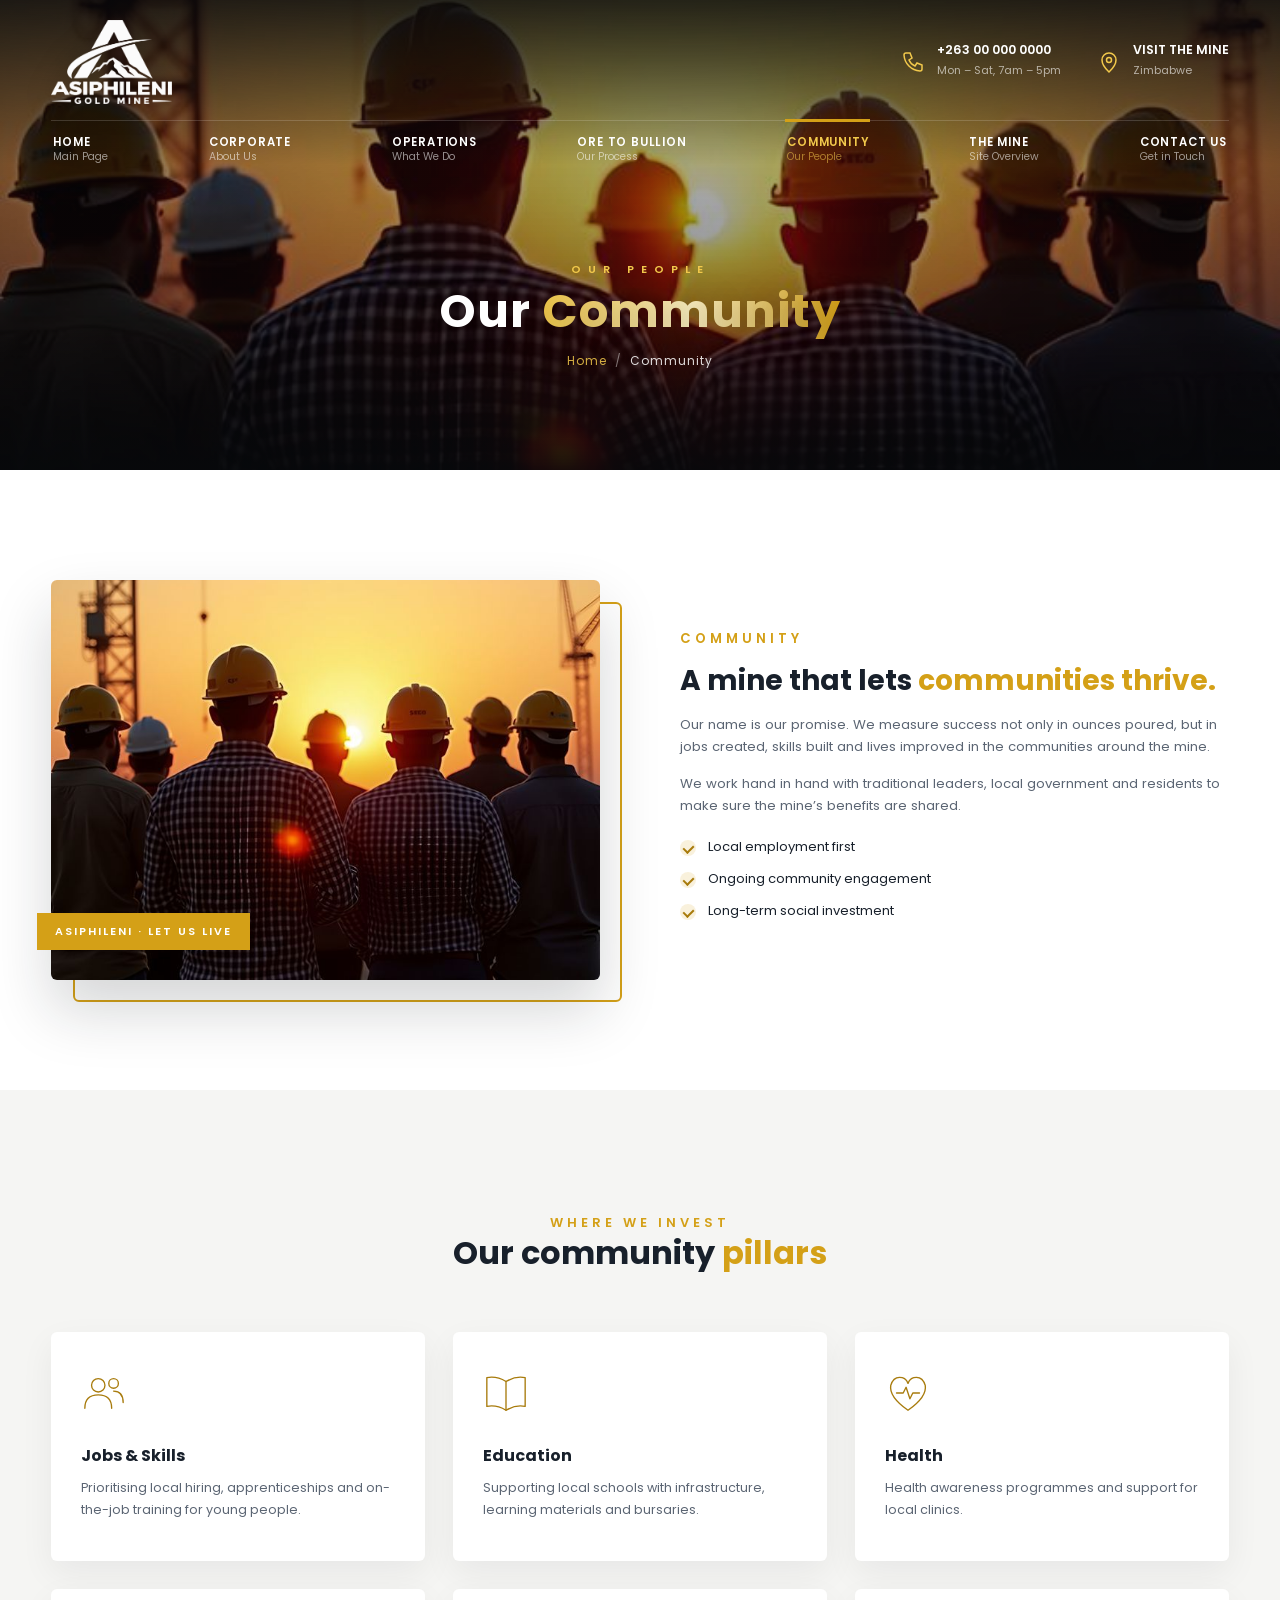
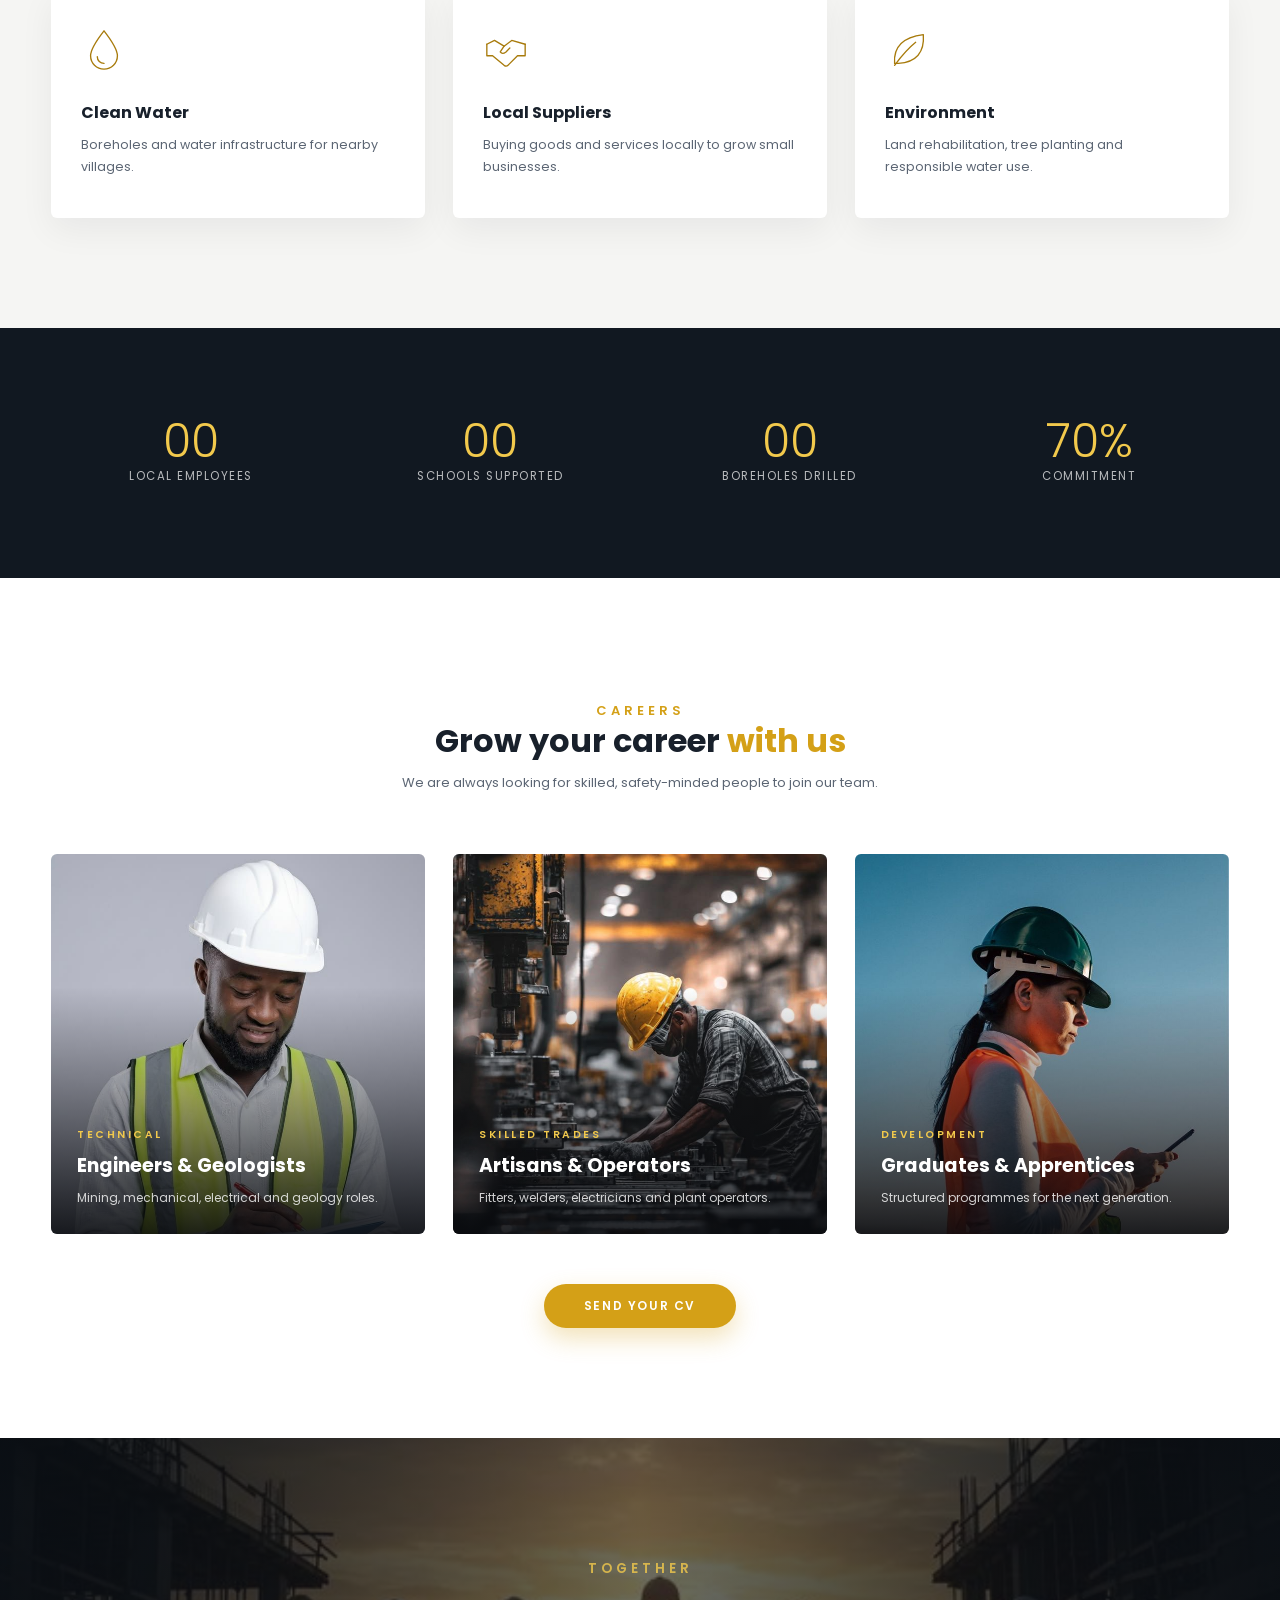
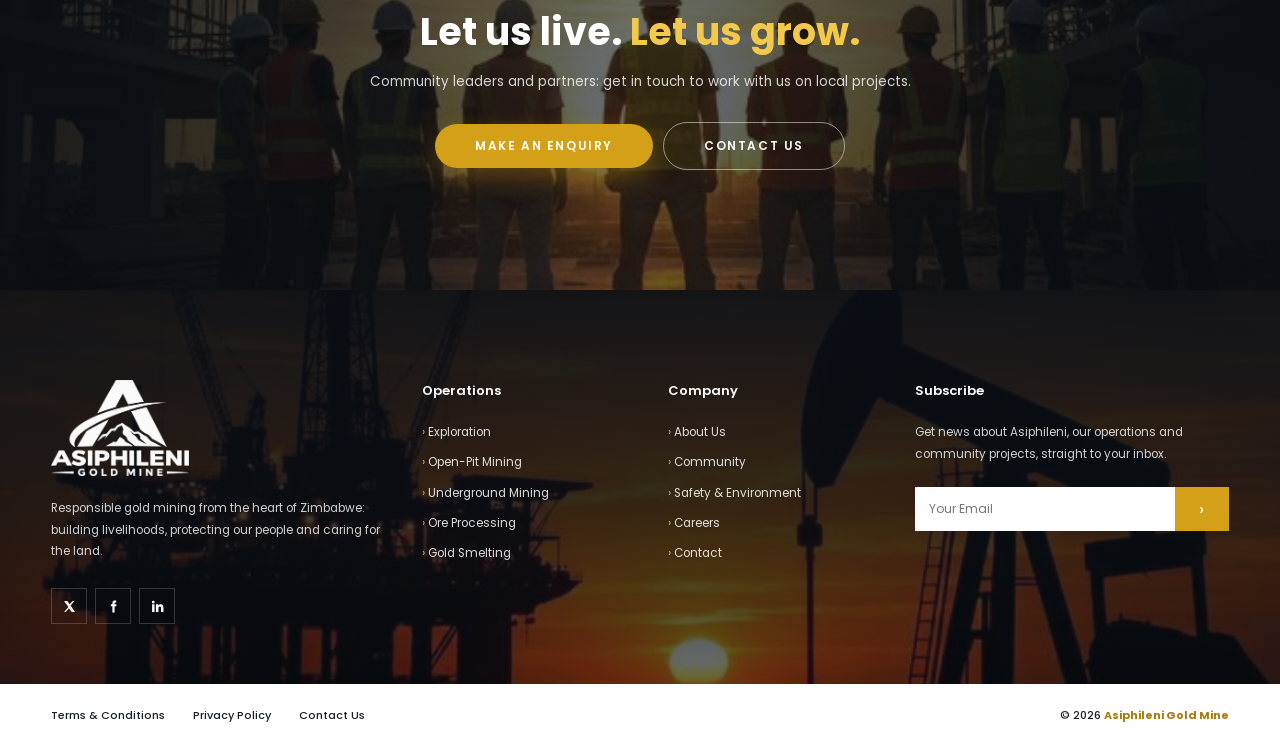
<file: community.html>
<!DOCTYPE html>
<html lang="en">
<head>
<meta charset="UTF-8">
<meta name="viewport" content="width=device-width, initial-scale=1">
<title>Community | Asiphileni Gold Mine</title>
<meta name="description" content="Asiphileni Gold Mine: responsible gold mining from the heart of Zimbabwe.">
<link rel="preconnect" href="https://fonts.googleapis.com">
<link href="https://fonts.googleapis.com/css2?family=Poppins:wght@300;400;500;600;700;800&display=swap" rel="stylesheet">
<link rel="stylesheet" href="css/style.css">
<link rel="icon" type="image/png" href="img/favicon.png">
<link rel="apple-touch-icon" href="img/favicon.png">
</head>
<body>
<!-- Icon symbols -->
<svg width="0" height="0" style="position:absolute">
  <defs>
    <symbol id="i-explore" viewBox="0 0 48 48"><path d="M8 40 L22 26"/><path d="M14 14 Q26 4 40 12 Q30 14 22 26 Q20 18 14 14Z"/><circle cx="35" cy="34" r="6"/><path d="M39.5 38.5 L44 43"/></symbol>
    <symbol id="i-drill" viewBox="0 0 48 48"><rect x="18" y="4" width="12" height="16" rx="2"/><path d="M14 20 H34 V26 H14Z"/><path d="M22 26 V34 L24 44 L26 34 V26"/><path d="M8 44 H40"/><path d="M30 10 H38 V16"/></symbol>
    <symbol id="i-shaft" viewBox="0 0 48 48"><path d="M14 44 L20 10 M34 44 L28 10 M20 10 H28"/><circle cx="21" cy="8" r="4"/><circle cx="27" cy="8" r="4"/><path d="M16 34 H32 M18 24 H30 M17 34 L30 24 M31 34 L18 24"/><path d="M6 44 H42"/><path d="M28 10 L40 44"/></symbol>
    <symbol id="i-plant" viewBox="0 0 48 48"><path d="M4 42 H44"/><path d="M8 42 V24 L18 30 V24 L28 30 V18 H36 V42"/><path d="M30 18 V8 H34 V18"/><path d="M12 34 H16 M20 34 H24"/><path d="M31 6 Q33 3 36 4"/></symbol>
    <symbol id="i-bar" viewBox="0 0 48 48"><path d="M6 38 L10 28 H24 L28 38Z"/><path d="M20 38 L24 28 H38 L42 38Z"/><path d="M13 28 L17 18 H31 L35 28"/><path d="M20 10 V6 M28 12 L31 9 M12 12 L9 9"/></symbol>
    <symbol id="i-truck" viewBox="0 0 48 48"><path d="M4 32 V18 H26 L34 10 H44 V32 Z"/><path d="M26 18 V32"/><circle cx="12" cy="36" r="5"/><circle cx="36" cy="36" r="5"/><path d="M34 16 H40 V22 H32"/></symbol>
    <symbol id="i-excavator" viewBox="0 0 48 48"><rect x="4" y="34" width="24" height="8" rx="4"/><path d="M8 34 V24 H22 V34"/><path d="M22 26 L32 10 L42 18"/><path d="M42 18 L44 26 L36 26 Z"/><rect x="11" y="27" width="6" height="5"/></symbol>
    <symbol id="i-gear" viewBox="0 0 48 48"><circle cx="24" cy="24" r="7"/><path d="M24 4 V10 M24 38 V44 M4 24 H10 M38 24 H44 M10 10 L14 14 M34 34 L38 38 M38 10 L34 14 M14 34 L10 38"/><circle cx="24" cy="24" r="14"/></symbol>
  
    <symbol id="i-target" viewBox="0 0 48 48"><circle cx="24" cy="24" r="18"/><circle cx="24" cy="24" r="11"/><circle cx="24" cy="24" r="4"/><path d="M24 24 L40 8 M34 8 H40 V14"/></symbol>
    <symbol id="i-eye" viewBox="0 0 48 48"><path d="M4 24 Q24 4 44 24 Q24 44 4 24Z"/><circle cx="24" cy="24" r="7"/></symbol>
    <symbol id="i-shield" viewBox="0 0 48 48"><path d="M24 4 L40 10 V22 Q40 36 24 44 Q8 36 8 22 V10Z"/><path d="M17 24 L22 29 L32 18"/></symbol>
    <symbol id="i-users" viewBox="0 0 48 48"><circle cx="18" cy="16" r="7"/><path d="M4 40 Q4 26 18 26 Q32 26 32 40"/><circle cx="34" cy="14" r="5"/><path d="M34 22 Q44 22 44 34"/></symbol>
    <symbol id="i-book" viewBox="0 0 48 48"><path d="M24 12 Q14 6 4 8 V38 Q14 36 24 42 Q34 36 44 38 V8 Q34 6 24 12Z"/><path d="M24 12 V42"/></symbol>
    <symbol id="i-heart" viewBox="0 0 48 48"><path d="M24 42 Q4 28 6 16 Q9 6 18 8 Q22 9 24 14 Q26 9 30 8 Q39 6 42 16 Q44 28 24 42Z"/><path d="M12 24 H19 L22 18 L26 30 L29 24 H36"/></symbol>
    <symbol id="i-water" viewBox="0 0 48 48"><path d="M24 4 Q38 22 38 30 A14 14 0 0 1 10 30 Q10 22 24 4Z"/><path d="M17 31 A7 7 0 0 0 24 38"/></symbol>
    <symbol id="i-handshake" viewBox="0 0 48 48"><path d="M4 18 L12 14 L22 20 L30 14 L44 18"/><path d="M4 18 V30 L10 30 L22 40 Q25 42 27 39 L36 30 H44 V18"/><path d="M22 20 L18 26 Q20 29 24 26 L28 22"/></symbol>
    <symbol id="i-leaf" viewBox="0 0 48 48"><path d="M10 38 Q8 12 40 8 Q42 36 14 38Z"/><path d="M10 40 Q22 24 32 16"/></symbol>
    <symbol id="i-phone" viewBox="0 0 24 24"><path d="M5 3h4l2 5-3 2a11 11 0 0 0 6 6l2-3 5 2v4a2 2 0 0 1-2 2A17 17 0 0 1 3 5a2 2 0 0 1 2-2"/></symbol>
    <symbol id="i-mail" viewBox="0 0 24 24"><rect x="3" y="5" width="18" height="14" rx="2"/><path d="M3 7l9 6 9-6"/></symbol>
    <symbol id="i-pin" viewBox="0 0 24 24"><path d="M12 22s7-6.5 7-12a7 7 0 0 0-14 0c0 5.5 7 12 7 12z"/><circle cx="12" cy="10" r="2.5"/></symbol>
  </defs>
</svg>

<header class="hero page-hero">
  <div class="slide on"><img src="img/crew.jpg" alt="" style="object-position:center 40%"></div>
  <div class="wrap">
    <div class="topbar">
      <a href="index.html" class="brand" aria-label="Asiphileni Gold Mine home"><img src="img/logo.png" alt="Asiphileni Gold Mine"></a>
      <div class="top-info">
        <div><svg viewBox="0 0 24 24"><use href="#i-phone"/></svg><div><b>+263 00 000 0000</b><small>Mon – Sat, 7am – 5pm</small></div></div>
        <a href="contact.html"><div style="display:flex;gap:12px;align-items:center"><svg viewBox="0 0 24 24"><use href="#i-pin"/></svg><div><b>VISIT THE MINE</b><small>Zimbabwe</small></div></div></a>
      </div>
      <button class="burger" aria-label="Menu"><svg width="26" height="26" viewBox="0 0 24 24" stroke="#fff" stroke-width="2"><path d="M3 6h18M3 12h18M3 18h18"/></svg></button>
    </div>
    <nav class="main"><a href="index.html">Home<small>Main Page</small></a><a href="about.html">Corporate<small>About Us</small></a><a href="operations.html">Operations<small>What We Do</small></a><a href="process.html">Ore to Bullion<small>Our Process</small></a><a href="community.html" class="active">Community<small>Our People</small></a><a href="the-mine.html">The Mine<small>Site Overview</small></a><a href="contact.html">Contact Us<small>Get in Touch</small></a></nav>
    <div class="hero-copy">
      <p class="eyebrow">Our People</p>
      <h1>Our <em>Community</em></h1>
      <div class="crumbs"><a href="index.html">Home</a><span>/</span>Community</div>
    </div>
  </div>
</header>
<section>
  <div class="wrap">
    <div class="split" style="scroll-margin-top:40px">
  <div class="media reveal"><img src="img/crew.jpg" alt="" loading="lazy" style="object-position:center"><span class="tag">Asiphileni · Let Us Live</span></div>
  <div class="reveal"><p class="eyebrow">Community</p><h3>A mine that lets <span>communities thrive.</span></h3><p>Our name is our promise. We measure success not only in ounces poured, but in jobs created, skills built and lives improved in the communities around the mine.</p><p>We work hand in hand with traditional leaders, local government and residents to make sure the mine’s benefits are shared.</p><ul class="ticks"><li>Local employment first</li><li>Ongoing community engagement</li><li>Long-term social investment</li></ul></div>
</div>
  </div>
</section>

<section class="alt">
  <div class="wrap">
    <div class="section-head reveal"><p class="eyebrow">Where We Invest</p><h2 class="title">Our community <span>pillars</span></h2></div>
    <div class="cards3">
      <div class="vcard reveal"><svg><use href="#i-users"/></svg><h4>Jobs &amp; Skills</h4><p>Prioritising local hiring, apprenticeships and on-the-job training for young people.</p></div>
      <div class="vcard reveal"><svg><use href="#i-book"/></svg><h4>Education</h4><p>Supporting local schools with infrastructure, learning materials and bursaries.</p></div>
      <div class="vcard reveal"><svg><use href="#i-heart"/></svg><h4>Health</h4><p>Health awareness programmes and support for local clinics.</p></div>
      <div class="vcard reveal"><svg><use href="#i-water"/></svg><h4>Clean Water</h4><p>Boreholes and water infrastructure for nearby villages.</p></div>
      <div class="vcard reveal"><svg><use href="#i-handshake"/></svg><h4>Local Suppliers</h4><p>Buying goods and services locally to grow small businesses.</p></div>
      <div class="vcard reveal"><svg><use href="#i-leaf"/></svg><h4>Environment</h4><p>Land rehabilitation, tree planting and responsible water use.</p></div>
    </div>
  </div>
</section>

<section class="dark" style="padding:90px 0">
  <div class="wrap statbar">
    <div class="reveal"><b data-count="0">00</b><span>Local Employees</span></div>
    <div class="reveal"><b data-count="0">00</b><span>Schools Supported</span></div>
    <div class="reveal"><b data-count="0">00</b><span>Boreholes Drilled</span></div>
    <div class="reveal"><b data-count="100" data-suffix="%">0</b><span>Commitment</span></div>
  </div>
</section>

<section id="careers">
  <div class="wrap">
    <div class="section-head reveal"><p class="eyebrow">Careers</p><h2 class="title">Grow your career <span>with us</span></h2><p>We are always looking for skilled, safety-minded people to join our team.</p></div>
    <div class="cards3">
      <div class="icard reveal"><img src="img/engineer.jpg" alt="" loading="lazy" style="object-position:center 20%"><div class="cap"><small>Technical</small><h4>Engineers &amp; Geologists</h4><p>Mining, mechanical, electrical and geology roles.</p></div></div>
      <div class="icard reveal"><img src="img/workshop.jpg" alt="" loading="lazy" style="object-position:center 35%"><div class="cap"><small>Skilled Trades</small><h4>Artisans &amp; Operators</h4><p>Fitters, welders, electricians and plant operators.</p></div></div>
      <div class="icard reveal"><img src="img/surveyor.jpg" alt="" loading="lazy" style="object-position:center 25%"><div class="cap"><small>Development</small><h4>Graduates &amp; Apprentices</h4><p>Structured programmes for the next generation.</p></div></div>
    </div>
    <div style="text-align:center;margin-top:50px" class="reveal"><button class="btn btn-gold" data-open-modal>Send Your CV</button></div>
  </div>
</section>

<section class="cta">
  <div class="bgi"><img src="img/team.jpg" alt="" loading="lazy" style="object-position:center"></div>
  <div class="wrap reveal">
    <p class="eyebrow" style="color:var(--gold-2)">Together</p>
    <h2>Let us live. <span>Let us grow.</span></h2>
    <p>Community leaders and partners: get in touch to work with us on local projects.</p>
    <button class="btn btn-gold" data-open-modal>Make an Enquiry</button><a href="contact.html" class="btn btn-ghost">Contact Us</a>
  </div>
</section>
<footer id="contact">
  <div class="fbg"><img src="img/rig.jpg" alt="" loading="lazy"></div>
  <div class="wrap f-grid">
    <div>
      <a href="index.html" class="brand brand-foot"><img src="img/logo.png" alt="Asiphileni Gold Mine" loading="lazy"></a>
      <p>Responsible gold mining from the heart of Zimbabwe: building livelihoods, protecting our people and caring for the land.</p>
      <div class="social">
        <a href="#" aria-label="X"><svg viewBox="0 0 24 24"><path d="M18 2h3l-7 8 8 12h-6l-5-7-6 7H2l8-9L2 2h6l4 6z"/></svg></a>
        <a href="#" aria-label="Facebook"><svg viewBox="0 0 24 24"><path d="M14 8V6c0-1 .5-1.5 1.5-1.5H17V1h-3c-3 0-4 2-4 4.5V8H7v3.5h3V23h4V11.5h3l.5-3.5z"/></svg></a>
        <a href="#" aria-label="LinkedIn"><svg viewBox="0 0 24 24"><path d="M2 8h4.5v14H2zM4.2 1.5a2.5 2.5 0 1 1 0 5 2.5 2.5 0 0 1 0-5M9 8h4.3v2c.6-1.1 2.1-2.3 4.3-2.3 4.6 0 5.4 3 5.4 6.9V22h-4.5v-6.5c0-1.6 0-3.6-2.2-3.6s-2.5 1.7-2.5 3.5V22H9z"/></svg></a>
      </div>
    </div>
    <div>
      <h6>Operations</h6>
      <ul><li><a href="operations.html#exploration">Exploration</a></li><li><a href="operations.html#open-pit">Open-Pit Mining</a></li><li><a href="operations.html#underground">Underground Mining</a></li><li><a href="operations.html#processing">Ore Processing</a></li><li><a href="process.html">Gold Smelting</a></li></ul>
    </div>
    <div>
      <h6>Company</h6>
      <ul><li><a href="about.html">About Us</a></li><li><a href="community.html">Community</a></li><li><a href="the-mine.html">Safety &amp; Environment</a></li><li><a href="community.html#careers">Careers</a></li><li><a href="contact.html">Contact</a></li></ul>
    </div>
    <div>
      <h6>Subscribe</h6>
      <p style="margin-top:0">Get news about Asiphileni, our operations and community projects, straight to your inbox.</p>
      <form class="sub" id="subForm"><input type="email" placeholder="Your Email" required><button aria-label="Subscribe">›</button></form>
      <div class="sub-msg" id="subMsg"></div>
    </div>
  </div>
</footer>
<div class="wrap legal">
  <div><a href="#">Terms &amp; Conditions</a><a href="#">Privacy Policy</a><a href="contact.html">Contact Us</a></div>
  <span>© 2026 <b>Asiphileni Gold Mine</b></span>
</div>

<div class="modal" id="modal">
  <div class="modal-box">
    <button class="x" data-close aria-label="Close">×</button>
    <div id="formView">
      <h3>Make an Enquiry</h3>
      <p style="font-size:12px">Partnerships, supply, careers or media: we'll get back to you.</p>
      <form id="enqForm">
        <label>Full Name<input required></label>
        <label>Email<input type="email" required></label>
        <label>Enquiry Type<select><option>Partnership / Investment</option><option>Supplier</option><option>Careers</option><option>Media</option><option>Other</option></select></label>
        <label>Message<textarea rows="3"></textarea></label>
        <button class="btn btn-gold">Send Enquiry</button>
      </form>
    </div>
    <div id="okView" class="ok" style="display:none"><div>✓</div><h3>Thank you!</h3><p style="font-size:12px">This is a demo form. Connect it to your email or CRM to receive enquiries.</p></div>
  </div>
</div>
<script src="js/main.js"></script>
</body>
</html>
</file>
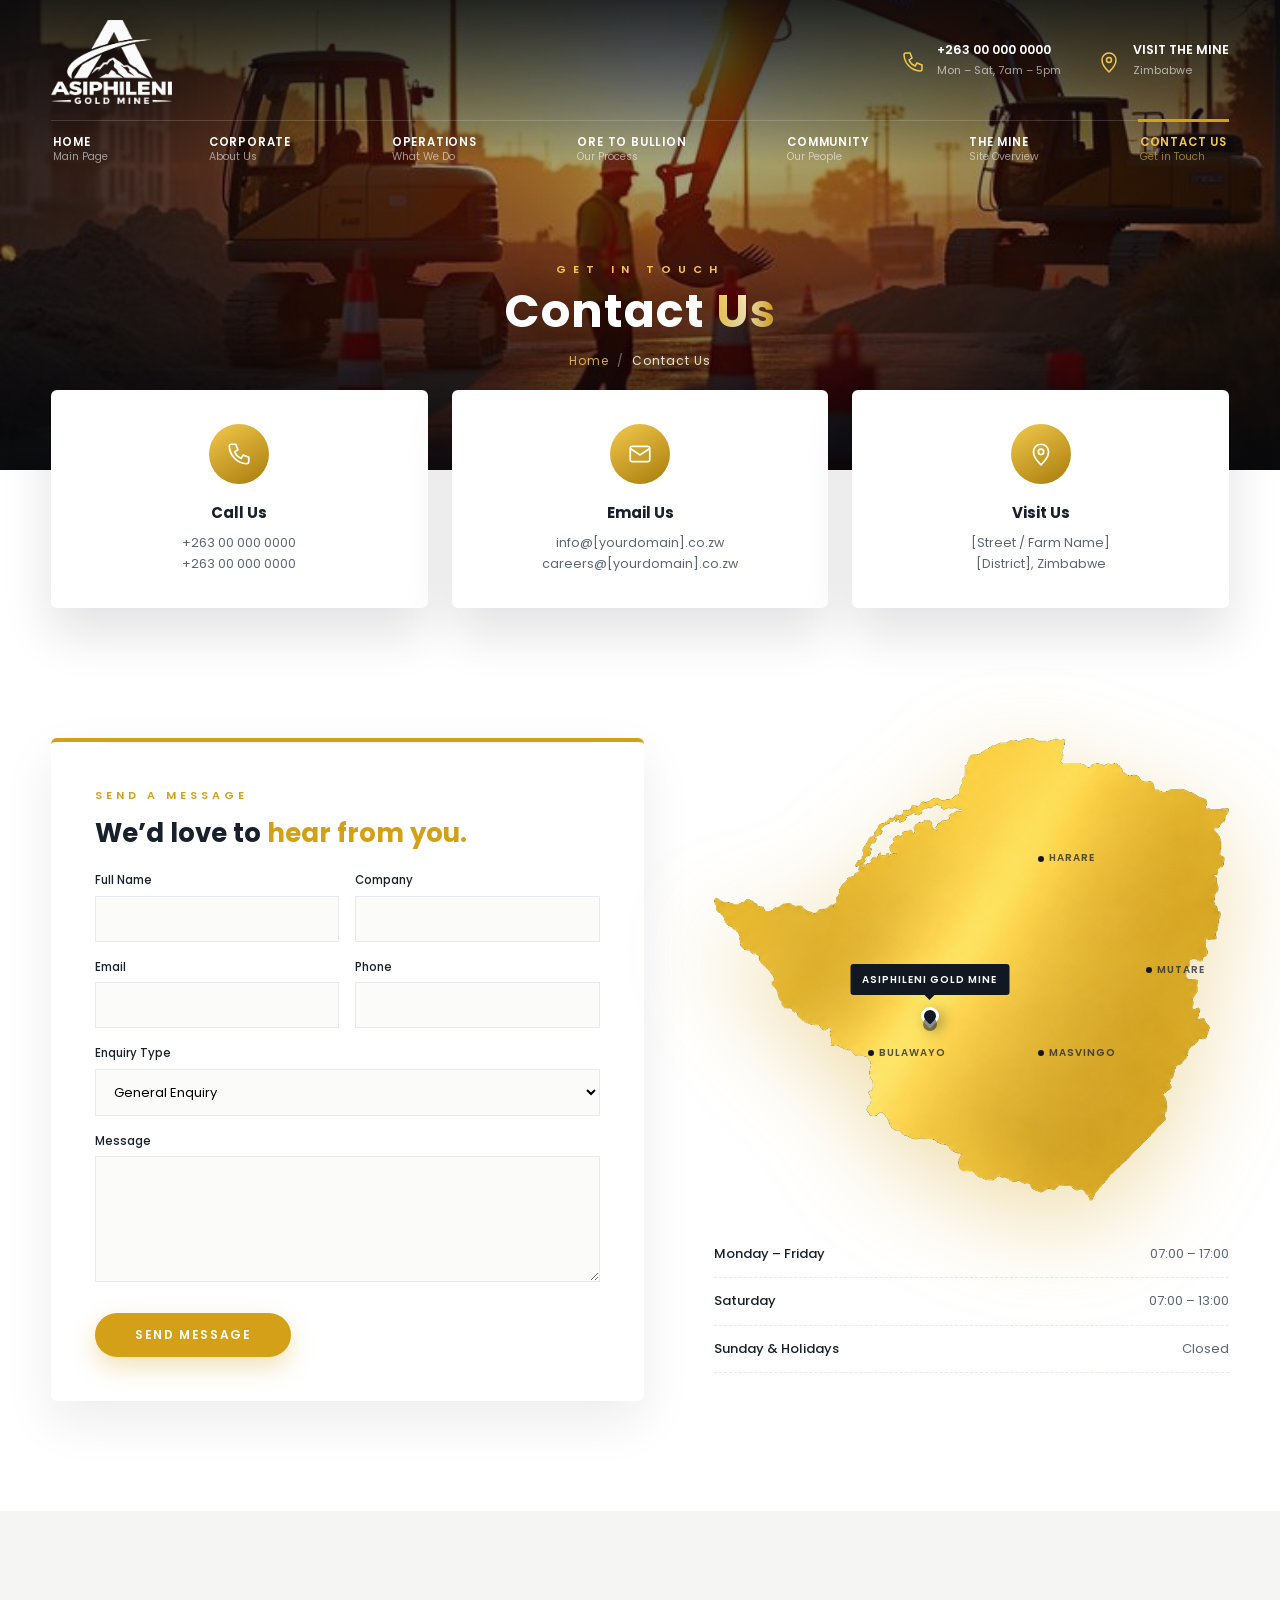
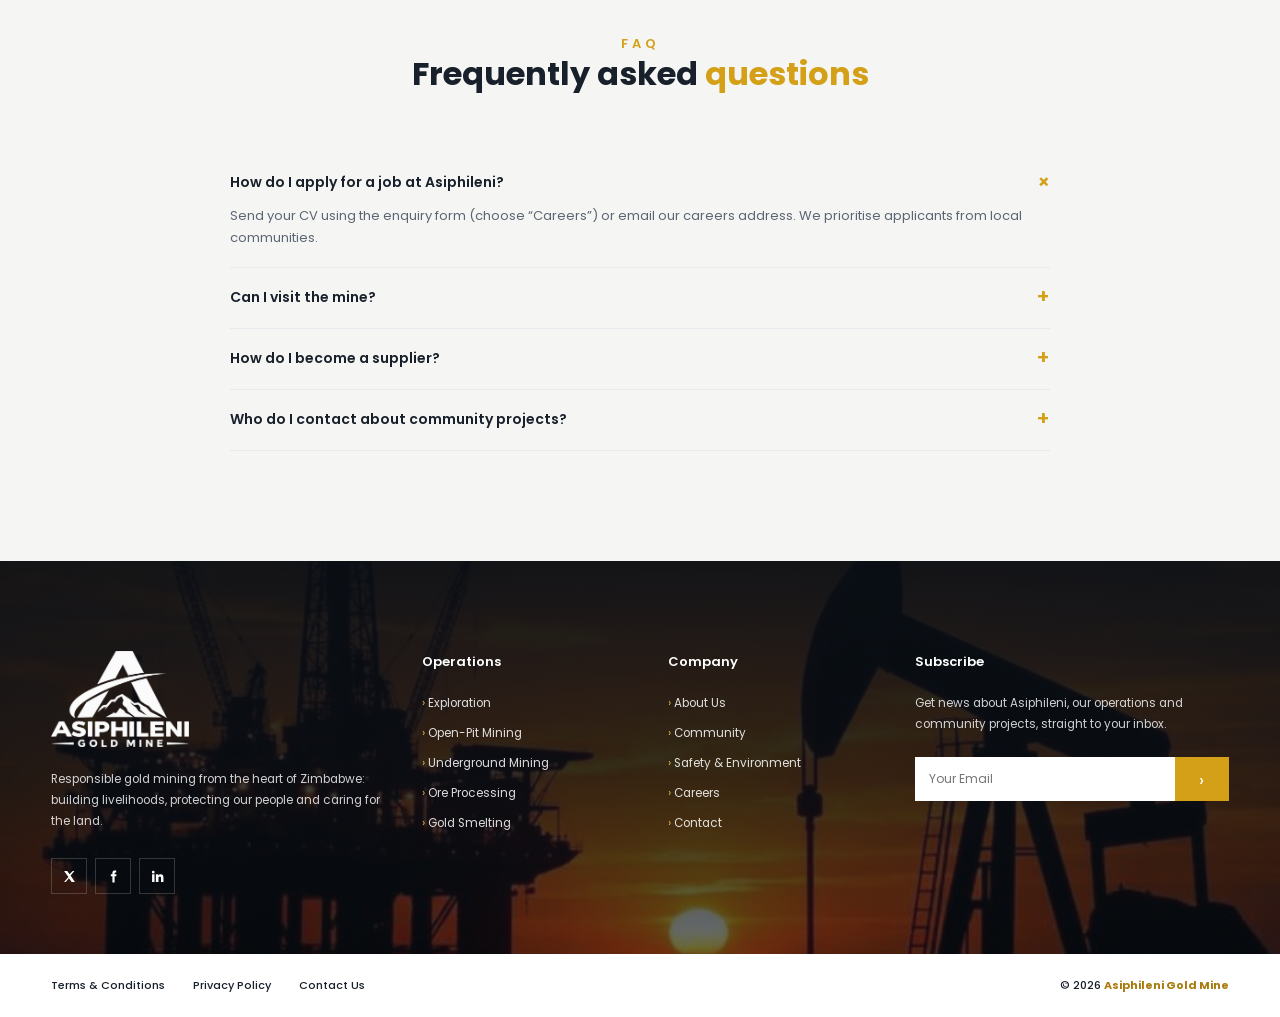
<file: contact.html>
<!DOCTYPE html>
<html lang="en">
<head>
<meta charset="UTF-8">
<meta name="viewport" content="width=device-width, initial-scale=1">
<title>Contact Us | Asiphileni Gold Mine</title>
<meta name="description" content="Asiphileni Gold Mine: responsible gold mining from the heart of Zimbabwe.">
<link rel="preconnect" href="https://fonts.googleapis.com">
<link href="https://fonts.googleapis.com/css2?family=Poppins:wght@300;400;500;600;700;800&display=swap" rel="stylesheet">
<link rel="stylesheet" href="css/style.css">
<link rel="icon" type="image/png" href="img/favicon.png">
<link rel="apple-touch-icon" href="img/favicon.png">
</head>
<body>
<!-- Icon symbols -->
<svg width="0" height="0" style="position:absolute">
  <defs>
    <symbol id="i-explore" viewBox="0 0 48 48"><path d="M8 40 L22 26"/><path d="M14 14 Q26 4 40 12 Q30 14 22 26 Q20 18 14 14Z"/><circle cx="35" cy="34" r="6"/><path d="M39.5 38.5 L44 43"/></symbol>
    <symbol id="i-drill" viewBox="0 0 48 48"><rect x="18" y="4" width="12" height="16" rx="2"/><path d="M14 20 H34 V26 H14Z"/><path d="M22 26 V34 L24 44 L26 34 V26"/><path d="M8 44 H40"/><path d="M30 10 H38 V16"/></symbol>
    <symbol id="i-shaft" viewBox="0 0 48 48"><path d="M14 44 L20 10 M34 44 L28 10 M20 10 H28"/><circle cx="21" cy="8" r="4"/><circle cx="27" cy="8" r="4"/><path d="M16 34 H32 M18 24 H30 M17 34 L30 24 M31 34 L18 24"/><path d="M6 44 H42"/><path d="M28 10 L40 44"/></symbol>
    <symbol id="i-plant" viewBox="0 0 48 48"><path d="M4 42 H44"/><path d="M8 42 V24 L18 30 V24 L28 30 V18 H36 V42"/><path d="M30 18 V8 H34 V18"/><path d="M12 34 H16 M20 34 H24"/><path d="M31 6 Q33 3 36 4"/></symbol>
    <symbol id="i-bar" viewBox="0 0 48 48"><path d="M6 38 L10 28 H24 L28 38Z"/><path d="M20 38 L24 28 H38 L42 38Z"/><path d="M13 28 L17 18 H31 L35 28"/><path d="M20 10 V6 M28 12 L31 9 M12 12 L9 9"/></symbol>
    <symbol id="i-truck" viewBox="0 0 48 48"><path d="M4 32 V18 H26 L34 10 H44 V32 Z"/><path d="M26 18 V32"/><circle cx="12" cy="36" r="5"/><circle cx="36" cy="36" r="5"/><path d="M34 16 H40 V22 H32"/></symbol>
    <symbol id="i-excavator" viewBox="0 0 48 48"><rect x="4" y="34" width="24" height="8" rx="4"/><path d="M8 34 V24 H22 V34"/><path d="M22 26 L32 10 L42 18"/><path d="M42 18 L44 26 L36 26 Z"/><rect x="11" y="27" width="6" height="5"/></symbol>
    <symbol id="i-gear" viewBox="0 0 48 48"><circle cx="24" cy="24" r="7"/><path d="M24 4 V10 M24 38 V44 M4 24 H10 M38 24 H44 M10 10 L14 14 M34 34 L38 38 M38 10 L34 14 M14 34 L10 38"/><circle cx="24" cy="24" r="14"/></symbol>
  
    <symbol id="i-target" viewBox="0 0 48 48"><circle cx="24" cy="24" r="18"/><circle cx="24" cy="24" r="11"/><circle cx="24" cy="24" r="4"/><path d="M24 24 L40 8 M34 8 H40 V14"/></symbol>
    <symbol id="i-eye" viewBox="0 0 48 48"><path d="M4 24 Q24 4 44 24 Q24 44 4 24Z"/><circle cx="24" cy="24" r="7"/></symbol>
    <symbol id="i-shield" viewBox="0 0 48 48"><path d="M24 4 L40 10 V22 Q40 36 24 44 Q8 36 8 22 V10Z"/><path d="M17 24 L22 29 L32 18"/></symbol>
    <symbol id="i-users" viewBox="0 0 48 48"><circle cx="18" cy="16" r="7"/><path d="M4 40 Q4 26 18 26 Q32 26 32 40"/><circle cx="34" cy="14" r="5"/><path d="M34 22 Q44 22 44 34"/></symbol>
    <symbol id="i-book" viewBox="0 0 48 48"><path d="M24 12 Q14 6 4 8 V38 Q14 36 24 42 Q34 36 44 38 V8 Q34 6 24 12Z"/><path d="M24 12 V42"/></symbol>
    <symbol id="i-heart" viewBox="0 0 48 48"><path d="M24 42 Q4 28 6 16 Q9 6 18 8 Q22 9 24 14 Q26 9 30 8 Q39 6 42 16 Q44 28 24 42Z"/><path d="M12 24 H19 L22 18 L26 30 L29 24 H36"/></symbol>
    <symbol id="i-water" viewBox="0 0 48 48"><path d="M24 4 Q38 22 38 30 A14 14 0 0 1 10 30 Q10 22 24 4Z"/><path d="M17 31 A7 7 0 0 0 24 38"/></symbol>
    <symbol id="i-handshake" viewBox="0 0 48 48"><path d="M4 18 L12 14 L22 20 L30 14 L44 18"/><path d="M4 18 V30 L10 30 L22 40 Q25 42 27 39 L36 30 H44 V18"/><path d="M22 20 L18 26 Q20 29 24 26 L28 22"/></symbol>
    <symbol id="i-leaf" viewBox="0 0 48 48"><path d="M10 38 Q8 12 40 8 Q42 36 14 38Z"/><path d="M10 40 Q22 24 32 16"/></symbol>
    <symbol id="i-phone" viewBox="0 0 24 24"><path d="M5 3h4l2 5-3 2a11 11 0 0 0 6 6l2-3 5 2v4a2 2 0 0 1-2 2A17 17 0 0 1 3 5a2 2 0 0 1 2-2"/></symbol>
    <symbol id="i-mail" viewBox="0 0 24 24"><rect x="3" y="5" width="18" height="14" rx="2"/><path d="M3 7l9 6 9-6"/></symbol>
    <symbol id="i-pin" viewBox="0 0 24 24"><path d="M12 22s7-6.5 7-12a7 7 0 0 0-14 0c0 5.5 7 12 7 12z"/><circle cx="12" cy="10" r="2.5"/></symbol>
  </defs>
</svg>

<header class="hero page-hero">
  <div class="slide on"><img src="img/excavators.jpg" alt="" style="object-position:center 55%"></div>
  <div class="wrap">
    <div class="topbar">
      <a href="index.html" class="brand" aria-label="Asiphileni Gold Mine home"><img src="img/logo.png" alt="Asiphileni Gold Mine"></a>
      <div class="top-info">
        <div><svg viewBox="0 0 24 24"><use href="#i-phone"/></svg><div><b>+263 00 000 0000</b><small>Mon – Sat, 7am – 5pm</small></div></div>
        <a href="contact.html"><div style="display:flex;gap:12px;align-items:center"><svg viewBox="0 0 24 24"><use href="#i-pin"/></svg><div><b>VISIT THE MINE</b><small>Zimbabwe</small></div></div></a>
      </div>
      <button class="burger" aria-label="Menu"><svg width="26" height="26" viewBox="0 0 24 24" stroke="#fff" stroke-width="2"><path d="M3 6h18M3 12h18M3 18h18"/></svg></button>
    </div>
    <nav class="main"><a href="index.html">Home<small>Main Page</small></a><a href="about.html">Corporate<small>About Us</small></a><a href="operations.html">Operations<small>What We Do</small></a><a href="process.html">Ore to Bullion<small>Our Process</small></a><a href="community.html">Community<small>Our People</small></a><a href="the-mine.html">The Mine<small>Site Overview</small></a><a href="contact.html" class="active">Contact Us<small>Get in Touch</small></a></nav>
    <div class="hero-copy">
      <p class="eyebrow">Get in Touch</p>
      <h1>Contact <em>Us</em></h1>
      <div class="crumbs"><a href="index.html">Home</a><span>/</span>Contact Us</div>
    </div>
  </div>
</header>
<section style="padding-top:0">
  <div class="wrap">
    <div class="ccards">
      <div class="ccard reveal"><div class="ci"><svg viewBox="0 0 24 24"><use href="#i-phone"/></svg></div><h4>Call Us</h4><p>+263 00 000 0000<br>+263 00 000 0000</p></div>
      <div class="ccard reveal"><div class="ci"><svg viewBox="0 0 24 24"><use href="#i-mail"/></svg></div><h4>Email Us</h4><p>info@[yourdomain].co.zw<br>careers@[yourdomain].co.zw</p></div>
      <div class="ccard reveal"><div class="ci"><svg viewBox="0 0 24 24"><use href="#i-pin"/></svg></div><h4>Visit Us</h4><p>[Street / Farm Name]<br>[District], Zimbabwe</p></div>
    </div>
  </div>
</section>

<section style="padding-top:20px">
  <div class="wrap contact-grid">
    <form class="cform reveal" id="contactForm">
      <p class="eyebrow">Send a Message</p>
      <h3 style="color:var(--head);font-size:26px;margin-top:6px">We’d love to <span style="color:var(--gold)">hear from you.</span></h3>
      <div class="row"><label>Full Name<input required></label><label>Company<input></label></div>
      <div class="row"><label>Email<input type="email" required></label><label>Phone<input type="tel"></label></div>
      <label>Enquiry Type<select><option>General Enquiry</option><option>Partnership / Investment</option><option>Supplier</option><option>Careers</option><option>Community</option><option>Media</option></select></label>
      <label>Message<textarea rows="5" required></textarea></label>
      <button class="btn btn-gold">Send Message</button>
      <div class="form-ok" id="formOk">Thank you! This is a demo form. Connect it to your email or CRM to receive messages.</div>
    </form>
    <div class="reveal">
      <div class="zmap reveal">
  <img src="img/zimbabwe.png" alt="Map of Zimbabwe">
  <span class="zcity" style="--x:63%;--y:24%">Harare</span>
  <span class="zcity" style="--x:30%;--y:66%">Bulawayo</span>
  <span class="zcity" style="--x:47%;--y:48%">Gweru</span>
  <span class="zcity" style="--x:63%;--y:66%">Masvingo</span>
  <span class="zcity" style="--x:84%;--y:48%">Mutare</span>
  <div class="zpin" style="--x:42%;--y:62%"><div class="lbl">ASIPHILENI GOLD MINE</div><div class="dot"></div><div class="ring"></div></div>
</div>
      <div class="hours">
        <div><b>Monday – Friday</b><span>07:00 – 17:00</span></div>
        <div><b>Saturday</b><span>07:00 – 13:00</span></div>
        <div><b>Sunday &amp; Holidays</b><span>Closed</span></div>
      </div>
    </div>
  </div>
</section>

<section class="alt">
  <div class="wrap" style="max-width:820px">
    <div class="section-head reveal"><p class="eyebrow">FAQ</p><h2 class="title">Frequently asked <span>questions</span></h2></div>
    <div class="faq reveal">
      <details open><summary>How do I apply for a job at Asiphileni?</summary><p>Send your CV using the enquiry form (choose “Careers”) or email our careers address. We prioritise applicants from local communities.</p></details>
      <details><summary>Can I visit the mine?</summary><p>Site visits for partners, investors and approved visitors are arranged by appointment only, with a full safety induction on arrival.</p></details>
      <details><summary>How do I become a supplier?</summary><p>Choose “Supplier” in the contact form and tell us about your goods or services. We actively support local businesses.</p></details>
      <details><summary>Who do I contact about community projects?</summary><p>Choose “Community” in the contact form and our community relations team will get back to you.</p></details>
    </div>
  </div>
</section>
<footer id="contact">
  <div class="fbg"><img src="img/rig.jpg" alt="" loading="lazy"></div>
  <div class="wrap f-grid">
    <div>
      <a href="index.html" class="brand brand-foot"><img src="img/logo.png" alt="Asiphileni Gold Mine" loading="lazy"></a>
      <p>Responsible gold mining from the heart of Zimbabwe: building livelihoods, protecting our people and caring for the land.</p>
      <div class="social">
        <a href="#" aria-label="X"><svg viewBox="0 0 24 24"><path d="M18 2h3l-7 8 8 12h-6l-5-7-6 7H2l8-9L2 2h6l4 6z"/></svg></a>
        <a href="#" aria-label="Facebook"><svg viewBox="0 0 24 24"><path d="M14 8V6c0-1 .5-1.5 1.5-1.5H17V1h-3c-3 0-4 2-4 4.5V8H7v3.5h3V23h4V11.5h3l.5-3.5z"/></svg></a>
        <a href="#" aria-label="LinkedIn"><svg viewBox="0 0 24 24"><path d="M2 8h4.5v14H2zM4.2 1.5a2.5 2.5 0 1 1 0 5 2.5 2.5 0 0 1 0-5M9 8h4.3v2c.6-1.1 2.1-2.3 4.3-2.3 4.6 0 5.4 3 5.4 6.9V22h-4.5v-6.5c0-1.6 0-3.6-2.2-3.6s-2.5 1.7-2.5 3.5V22H9z"/></svg></a>
      </div>
    </div>
    <div>
      <h6>Operations</h6>
      <ul><li><a href="operations.html#exploration">Exploration</a></li><li><a href="operations.html#open-pit">Open-Pit Mining</a></li><li><a href="operations.html#underground">Underground Mining</a></li><li><a href="operations.html#processing">Ore Processing</a></li><li><a href="process.html">Gold Smelting</a></li></ul>
    </div>
    <div>
      <h6>Company</h6>
      <ul><li><a href="about.html">About Us</a></li><li><a href="community.html">Community</a></li><li><a href="the-mine.html">Safety &amp; Environment</a></li><li><a href="community.html#careers">Careers</a></li><li><a href="contact.html">Contact</a></li></ul>
    </div>
    <div>
      <h6>Subscribe</h6>
      <p style="margin-top:0">Get news about Asiphileni, our operations and community projects, straight to your inbox.</p>
      <form class="sub" id="subForm"><input type="email" placeholder="Your Email" required><button aria-label="Subscribe">›</button></form>
      <div class="sub-msg" id="subMsg"></div>
    </div>
  </div>
</footer>
<div class="wrap legal">
  <div><a href="#">Terms &amp; Conditions</a><a href="#">Privacy Policy</a><a href="contact.html">Contact Us</a></div>
  <span>© 2026 <b>Asiphileni Gold Mine</b></span>
</div>

<div class="modal" id="modal">
  <div class="modal-box">
    <button class="x" data-close aria-label="Close">×</button>
    <div id="formView">
      <h3>Make an Enquiry</h3>
      <p style="font-size:12px">Partnerships, supply, careers or media: we'll get back to you.</p>
      <form id="enqForm">
        <label>Full Name<input required></label>
        <label>Email<input type="email" required></label>
        <label>Enquiry Type<select><option>Partnership / Investment</option><option>Supplier</option><option>Careers</option><option>Media</option><option>Other</option></select></label>
        <label>Message<textarea rows="3"></textarea></label>
        <button class="btn btn-gold">Send Enquiry</button>
      </form>
    </div>
    <div id="okView" class="ok" style="display:none"><div>✓</div><h3>Thank you!</h3><p style="font-size:12px">This is a demo form. Connect it to your email or CRM to receive enquiries.</p></div>
  </div>
</div>
<script src="js/main.js"></script>
</body>
</html>
</file>
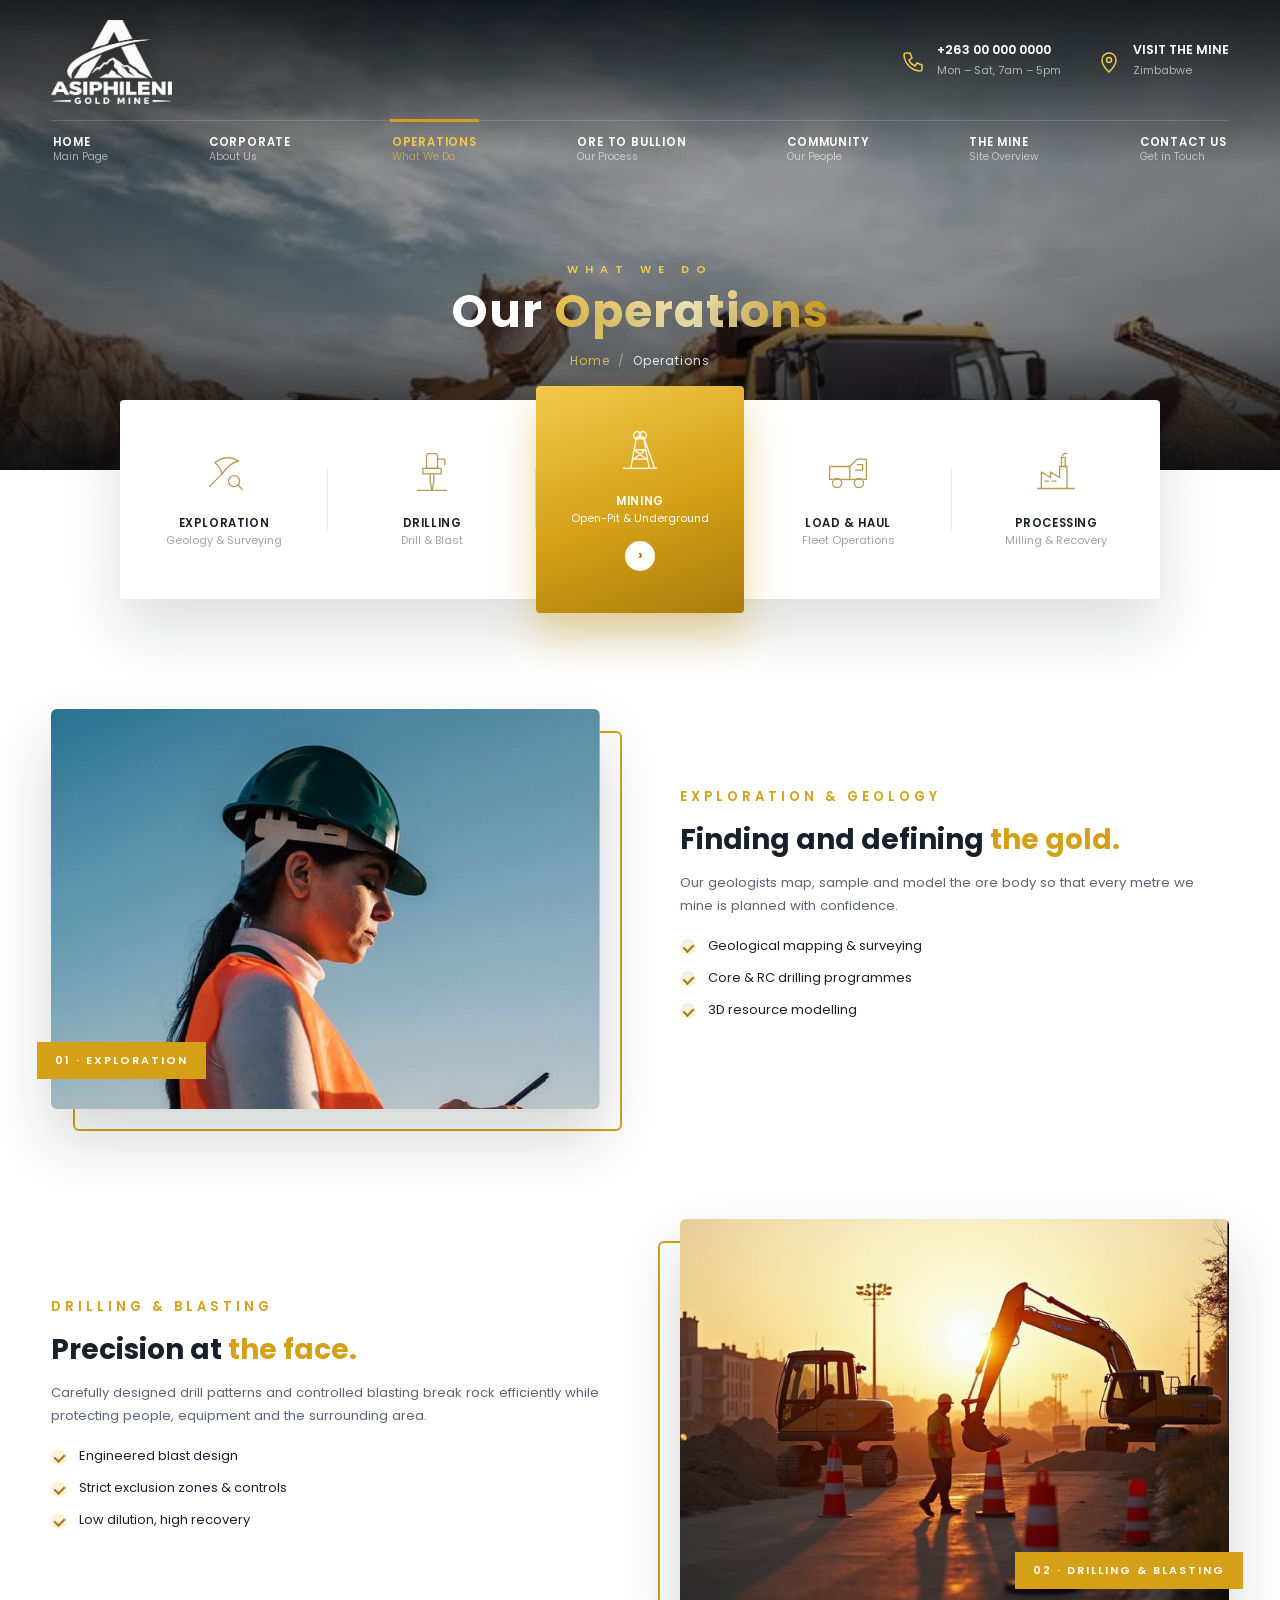
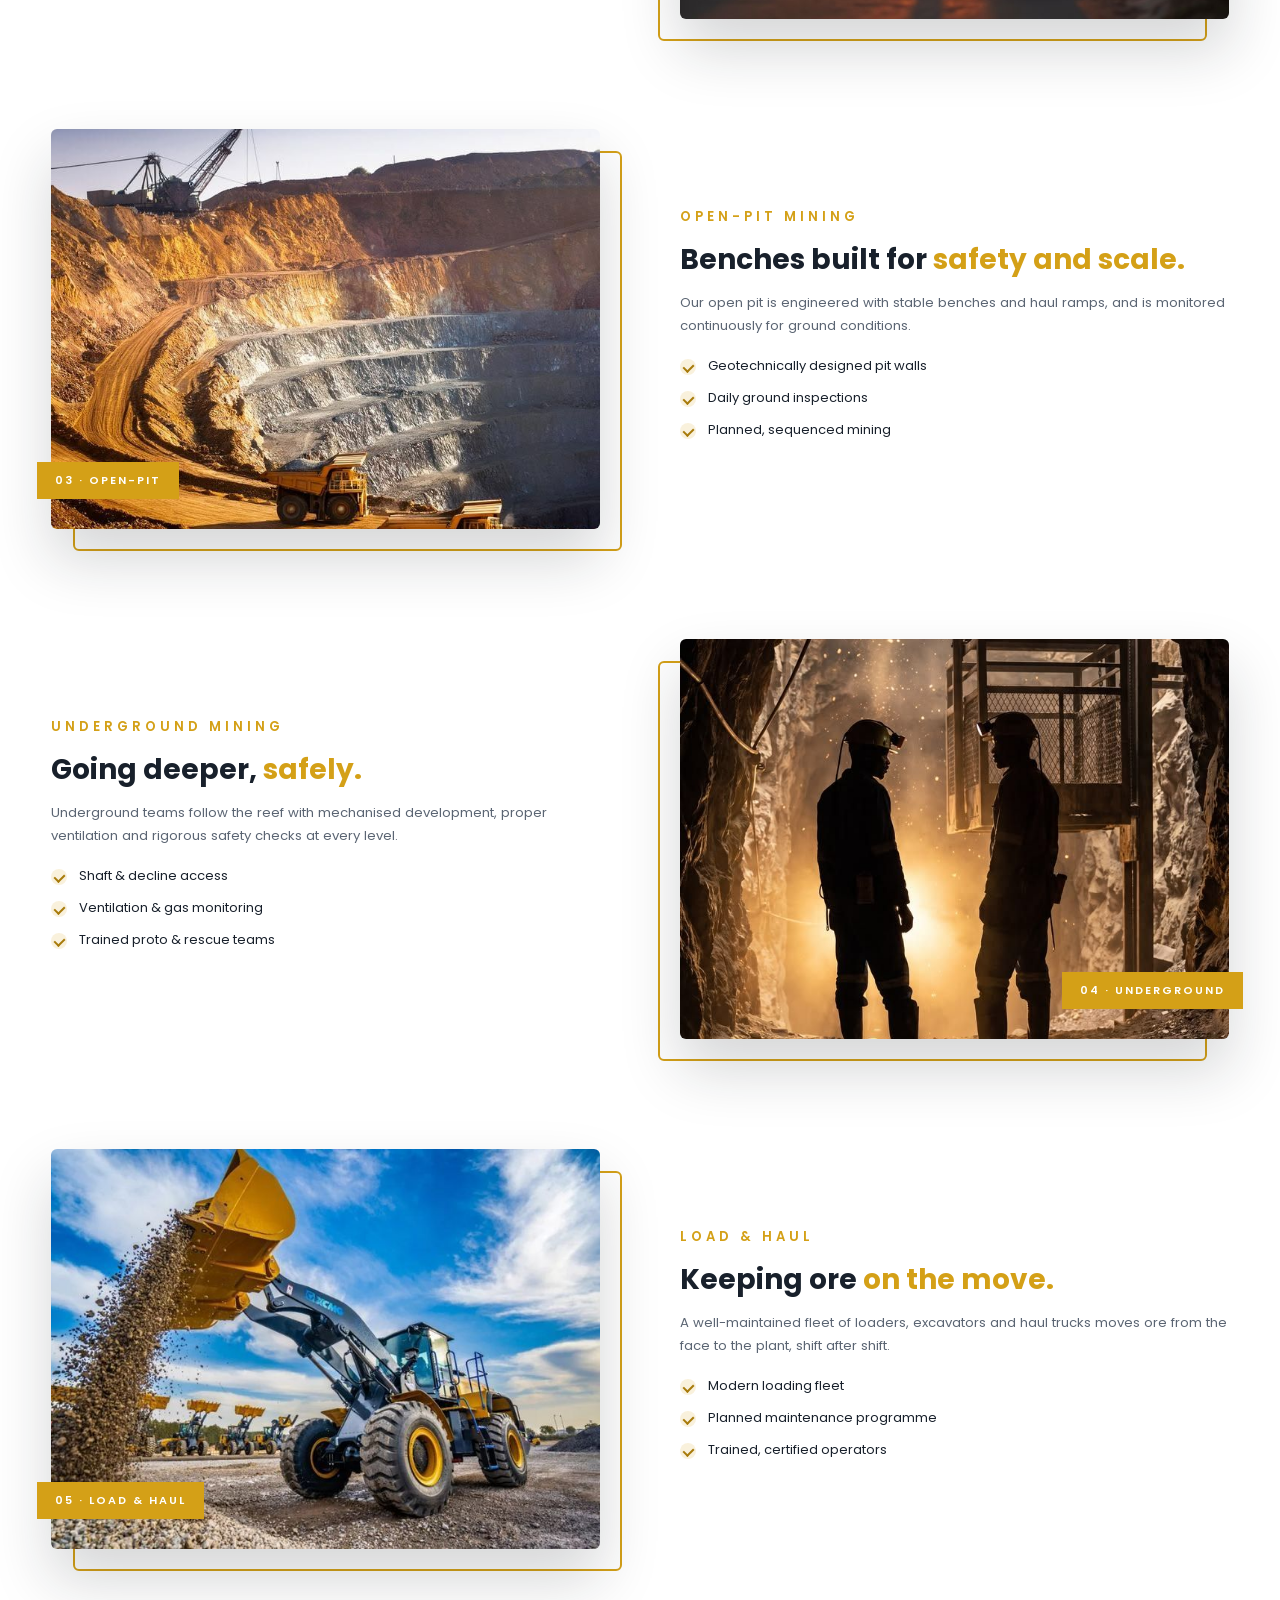
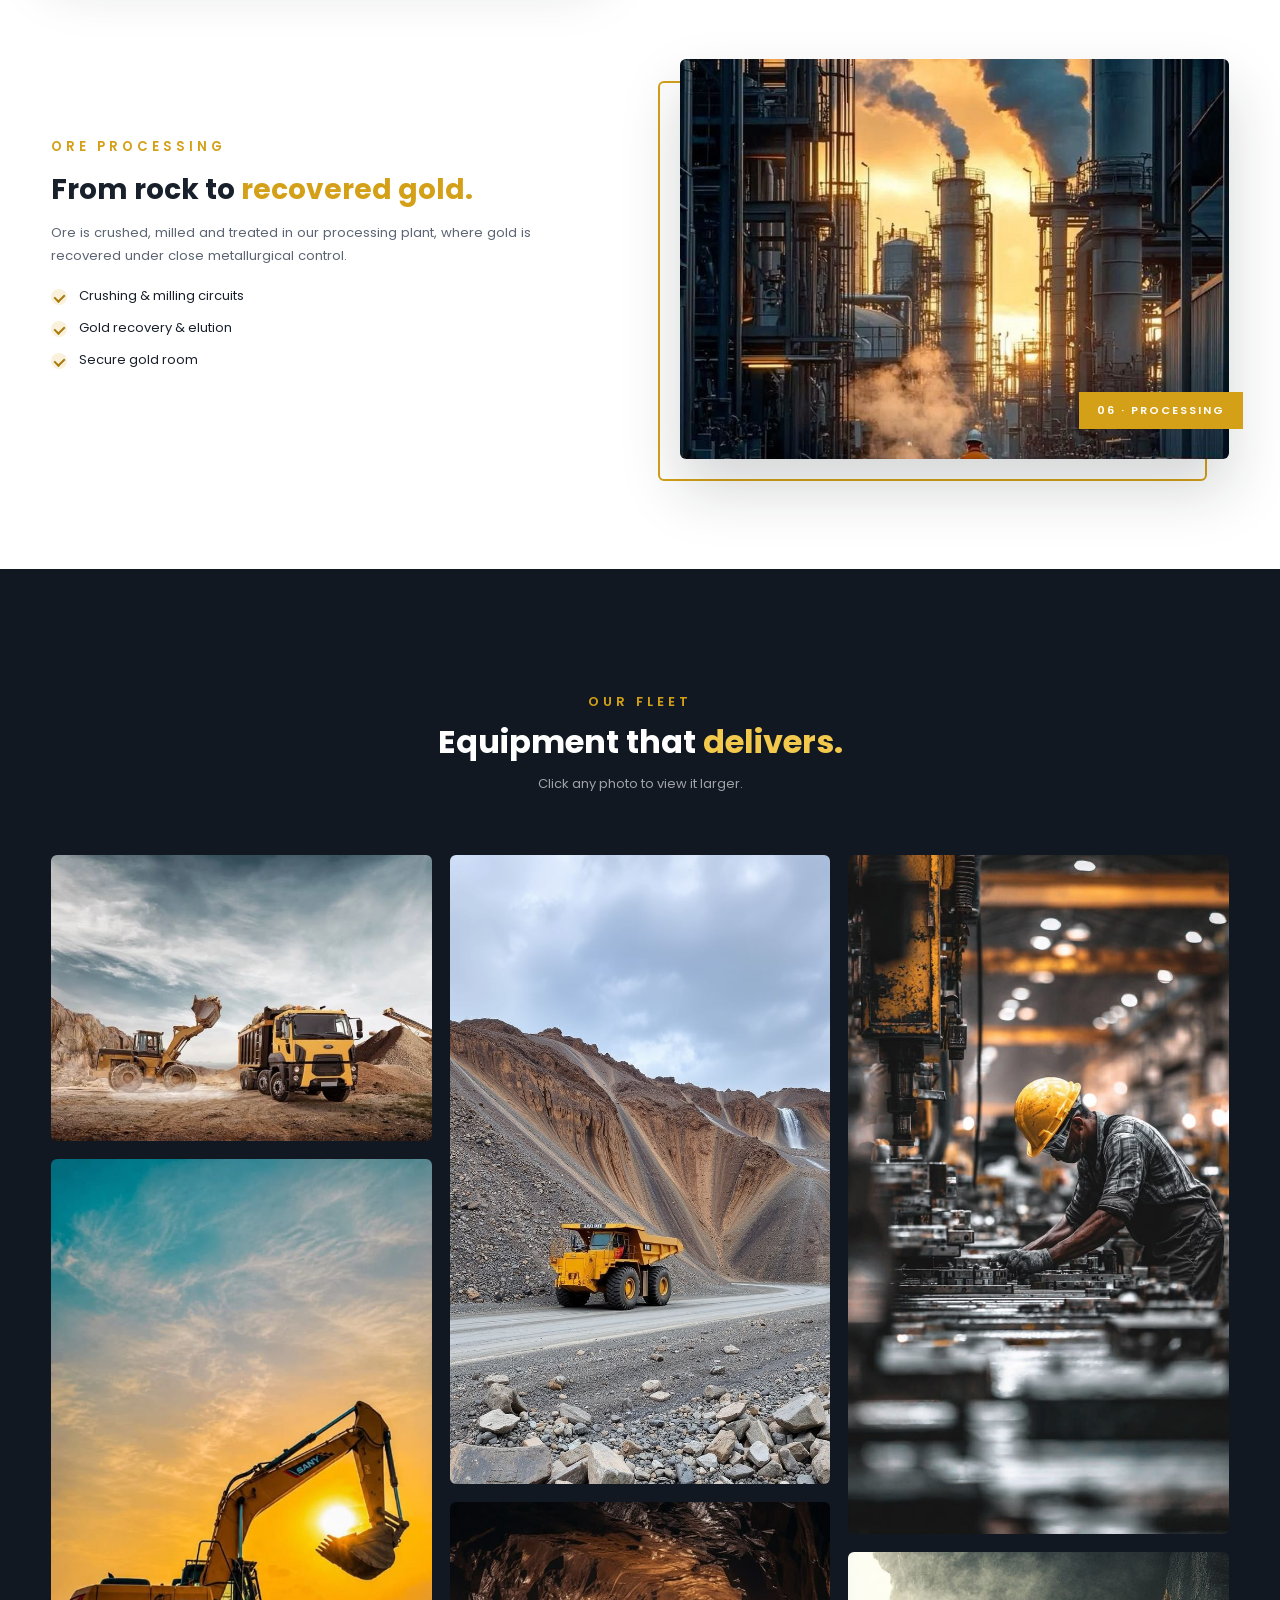
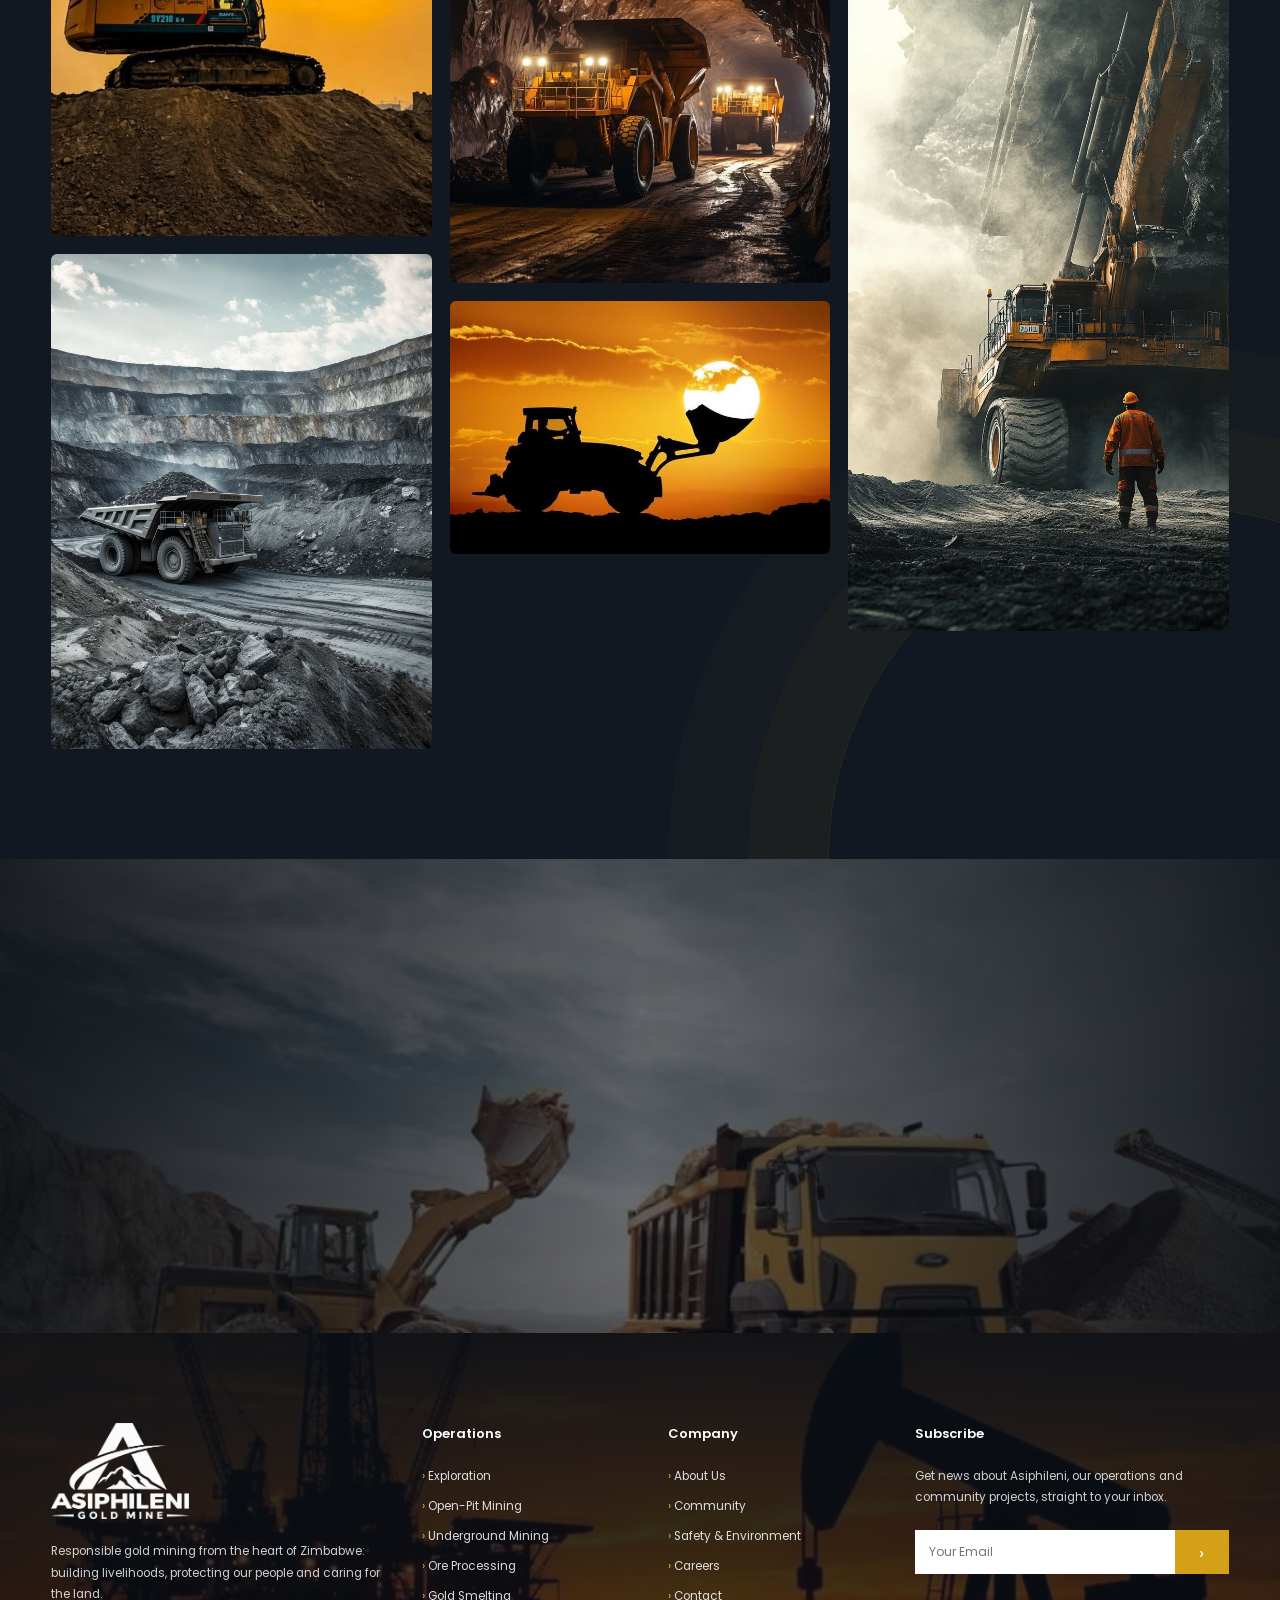
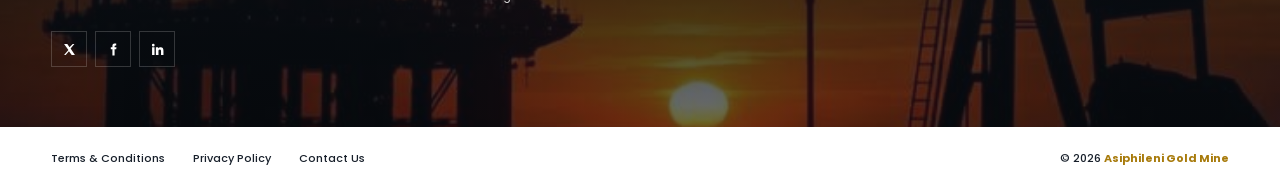
<file: operations.html>
<!DOCTYPE html>
<html lang="en">
<head>
<meta charset="UTF-8">
<meta name="viewport" content="width=device-width, initial-scale=1">
<title>Operations | Asiphileni Gold Mine</title>
<meta name="description" content="Asiphileni Gold Mine: responsible gold mining from the heart of Zimbabwe.">
<link rel="preconnect" href="https://fonts.googleapis.com">
<link href="https://fonts.googleapis.com/css2?family=Poppins:wght@300;400;500;600;700;800&display=swap" rel="stylesheet">
<link rel="stylesheet" href="css/style.css">
<link rel="icon" type="image/png" href="img/favicon.png">
<link rel="apple-touch-icon" href="img/favicon.png">
</head>
<body>
<!-- Icon symbols -->
<svg width="0" height="0" style="position:absolute">
  <defs>
    <symbol id="i-explore" viewBox="0 0 48 48"><path d="M8 40 L22 26"/><path d="M14 14 Q26 4 40 12 Q30 14 22 26 Q20 18 14 14Z"/><circle cx="35" cy="34" r="6"/><path d="M39.5 38.5 L44 43"/></symbol>
    <symbol id="i-drill" viewBox="0 0 48 48"><rect x="18" y="4" width="12" height="16" rx="2"/><path d="M14 20 H34 V26 H14Z"/><path d="M22 26 V34 L24 44 L26 34 V26"/><path d="M8 44 H40"/><path d="M30 10 H38 V16"/></symbol>
    <symbol id="i-shaft" viewBox="0 0 48 48"><path d="M14 44 L20 10 M34 44 L28 10 M20 10 H28"/><circle cx="21" cy="8" r="4"/><circle cx="27" cy="8" r="4"/><path d="M16 34 H32 M18 24 H30 M17 34 L30 24 M31 34 L18 24"/><path d="M6 44 H42"/><path d="M28 10 L40 44"/></symbol>
    <symbol id="i-plant" viewBox="0 0 48 48"><path d="M4 42 H44"/><path d="M8 42 V24 L18 30 V24 L28 30 V18 H36 V42"/><path d="M30 18 V8 H34 V18"/><path d="M12 34 H16 M20 34 H24"/><path d="M31 6 Q33 3 36 4"/></symbol>
    <symbol id="i-bar" viewBox="0 0 48 48"><path d="M6 38 L10 28 H24 L28 38Z"/><path d="M20 38 L24 28 H38 L42 38Z"/><path d="M13 28 L17 18 H31 L35 28"/><path d="M20 10 V6 M28 12 L31 9 M12 12 L9 9"/></symbol>
    <symbol id="i-truck" viewBox="0 0 48 48"><path d="M4 32 V18 H26 L34 10 H44 V32 Z"/><path d="M26 18 V32"/><circle cx="12" cy="36" r="5"/><circle cx="36" cy="36" r="5"/><path d="M34 16 H40 V22 H32"/></symbol>
    <symbol id="i-excavator" viewBox="0 0 48 48"><rect x="4" y="34" width="24" height="8" rx="4"/><path d="M8 34 V24 H22 V34"/><path d="M22 26 L32 10 L42 18"/><path d="M42 18 L44 26 L36 26 Z"/><rect x="11" y="27" width="6" height="5"/></symbol>
    <symbol id="i-gear" viewBox="0 0 48 48"><circle cx="24" cy="24" r="7"/><path d="M24 4 V10 M24 38 V44 M4 24 H10 M38 24 H44 M10 10 L14 14 M34 34 L38 38 M38 10 L34 14 M14 34 L10 38"/><circle cx="24" cy="24" r="14"/></symbol>
  
    <symbol id="i-target" viewBox="0 0 48 48"><circle cx="24" cy="24" r="18"/><circle cx="24" cy="24" r="11"/><circle cx="24" cy="24" r="4"/><path d="M24 24 L40 8 M34 8 H40 V14"/></symbol>
    <symbol id="i-eye" viewBox="0 0 48 48"><path d="M4 24 Q24 4 44 24 Q24 44 4 24Z"/><circle cx="24" cy="24" r="7"/></symbol>
    <symbol id="i-shield" viewBox="0 0 48 48"><path d="M24 4 L40 10 V22 Q40 36 24 44 Q8 36 8 22 V10Z"/><path d="M17 24 L22 29 L32 18"/></symbol>
    <symbol id="i-users" viewBox="0 0 48 48"><circle cx="18" cy="16" r="7"/><path d="M4 40 Q4 26 18 26 Q32 26 32 40"/><circle cx="34" cy="14" r="5"/><path d="M34 22 Q44 22 44 34"/></symbol>
    <symbol id="i-book" viewBox="0 0 48 48"><path d="M24 12 Q14 6 4 8 V38 Q14 36 24 42 Q34 36 44 38 V8 Q34 6 24 12Z"/><path d="M24 12 V42"/></symbol>
    <symbol id="i-heart" viewBox="0 0 48 48"><path d="M24 42 Q4 28 6 16 Q9 6 18 8 Q22 9 24 14 Q26 9 30 8 Q39 6 42 16 Q44 28 24 42Z"/><path d="M12 24 H19 L22 18 L26 30 L29 24 H36"/></symbol>
    <symbol id="i-water" viewBox="0 0 48 48"><path d="M24 4 Q38 22 38 30 A14 14 0 0 1 10 30 Q10 22 24 4Z"/><path d="M17 31 A7 7 0 0 0 24 38"/></symbol>
    <symbol id="i-handshake" viewBox="0 0 48 48"><path d="M4 18 L12 14 L22 20 L30 14 L44 18"/><path d="M4 18 V30 L10 30 L22 40 Q25 42 27 39 L36 30 H44 V18"/><path d="M22 20 L18 26 Q20 29 24 26 L28 22"/></symbol>
    <symbol id="i-leaf" viewBox="0 0 48 48"><path d="M10 38 Q8 12 40 8 Q42 36 14 38Z"/><path d="M10 40 Q22 24 32 16"/></symbol>
    <symbol id="i-phone" viewBox="0 0 24 24"><path d="M5 3h4l2 5-3 2a11 11 0 0 0 6 6l2-3 5 2v4a2 2 0 0 1-2 2A17 17 0 0 1 3 5a2 2 0 0 1 2-2"/></symbol>
    <symbol id="i-mail" viewBox="0 0 24 24"><rect x="3" y="5" width="18" height="14" rx="2"/><path d="M3 7l9 6 9-6"/></symbol>
    <symbol id="i-pin" viewBox="0 0 24 24"><path d="M12 22s7-6.5 7-12a7 7 0 0 0-14 0c0 5.5 7 12 7 12z"/><circle cx="12" cy="10" r="2.5"/></symbol>
  </defs>
</svg>

<header class="hero page-hero">
  <div class="slide on"><img src="img/quarry.jpg" alt="" style="object-position:center 40%"></div>
  <div class="wrap">
    <div class="topbar">
      <a href="index.html" class="brand" aria-label="Asiphileni Gold Mine home"><img src="img/logo.png" alt="Asiphileni Gold Mine"></a>
      <div class="top-info">
        <div><svg viewBox="0 0 24 24"><use href="#i-phone"/></svg><div><b>+263 00 000 0000</b><small>Mon – Sat, 7am – 5pm</small></div></div>
        <a href="contact.html"><div style="display:flex;gap:12px;align-items:center"><svg viewBox="0 0 24 24"><use href="#i-pin"/></svg><div><b>VISIT THE MINE</b><small>Zimbabwe</small></div></div></a>
      </div>
      <button class="burger" aria-label="Menu"><svg width="26" height="26" viewBox="0 0 24 24" stroke="#fff" stroke-width="2"><path d="M3 6h18M3 12h18M3 18h18"/></svg></button>
    </div>
    <nav class="main"><a href="index.html">Home<small>Main Page</small></a><a href="about.html">Corporate<small>About Us</small></a><a href="operations.html" class="active">Operations<small>What We Do</small></a><a href="process.html">Ore to Bullion<small>Our Process</small></a><a href="community.html">Community<small>Our People</small></a><a href="the-mine.html">The Mine<small>Site Overview</small></a><a href="contact.html">Contact Us<small>Get in Touch</small></a></nav>
    <div class="hero-copy">
      <p class="eyebrow">What We Do</p>
      <h1>Our <em>Operations</em></h1>
      <div class="crumbs"><a href="index.html">Home</a><span>/</span>Operations</div>
    </div>
  </div>
</header>
<div class="strip">
  <div class="strip-inner">
    <a href="#exploration" class="svc"><svg><use href="#i-explore"/></svg><h4>Exploration</h4><p>Geology &amp; Surveying</p><span class="go">›</span></a>
    <a href="#drilling" class="svc"><svg><use href="#i-drill"/></svg><h4>Drilling</h4><p>Drill &amp; Blast</p><span class="go">›</span></a>
    <a href="#open-pit" class="svc on"><svg><use href="#i-shaft"/></svg><h4>Mining</h4><p>Open-Pit &amp; Underground</p><span class="go">›</span></a>
    <a href="#haulage" class="svc"><svg><use href="#i-truck"/></svg><h4>Load &amp; Haul</h4><p>Fleet Operations</p><span class="go">›</span></a>
    <a href="#processing" class="svc"><svg><use href="#i-plant"/></svg><h4>Processing</h4><p>Milling &amp; Recovery</p><span class="go">›</span></a>
  </div>
</div>
<section>
  <div class="wrap">
    <div class="split" id="exploration" style="scroll-margin-top:40px">
  <div class="media reveal"><img src="img/surveyor.jpg" alt="" loading="lazy" style="object-position:center 25%"><span class="tag">01 · Exploration</span></div>
  <div class="reveal"><p class="eyebrow">Exploration &amp; Geology</p><h3>Finding and defining <span>the gold.</span></h3><p>Our geologists map, sample and model the ore body so that every metre we mine is planned with confidence.</p><ul class="ticks"><li>Geological mapping &amp; surveying</li><li>Core &amp; RC drilling programmes</li><li>3D resource modelling</li></ul></div>
</div>
    <div class="split rev" id="drilling" style="scroll-margin-top:40px">
  <div class="media reveal"><img src="img/excavators.jpg" alt="" loading="lazy" style="object-position:center"><span class="tag">02 · Drilling &amp; Blasting</span></div>
  <div class="reveal"><p class="eyebrow">Drilling &amp; Blasting</p><h3>Precision at <span>the face.</span></h3><p>Carefully designed drill patterns and controlled blasting break rock efficiently while protecting people, equipment and the surrounding area.</p><ul class="ticks"><li>Engineered blast design</li><li>Strict exclusion zones &amp; controls</li><li>Low dilution, high recovery</li></ul></div>
</div>
    <div class="split" id="open-pit" style="scroll-margin-top:40px">
  <div class="media reveal"><img src="img/pit.jpg" alt="" loading="lazy" style="object-position:center"><span class="tag">03 · Open-Pit</span></div>
  <div class="reveal"><p class="eyebrow">Open-Pit Mining</p><h3>Benches built for <span>safety and scale.</span></h3><p>Our open pit is engineered with stable benches and haul ramps, and is monitored continuously for ground conditions.</p><ul class="ticks"><li>Geotechnically designed pit walls</li><li>Daily ground inspections</li><li>Planned, sequenced mining</li></ul></div>
</div>
    <div class="split rev" id="underground" style="scroll-margin-top:40px">
  <div class="media reveal"><img src="img/miners.jpg" alt="" loading="lazy" style="object-position:center 40%"><span class="tag">04 · Underground</span></div>
  <div class="reveal"><p class="eyebrow">Underground Mining</p><h3>Going deeper, <span>safely.</span></h3><p>Underground teams follow the reef with mechanised development, proper ventilation and rigorous safety checks at every level.</p><ul class="ticks"><li>Shaft &amp; decline access</li><li>Ventilation &amp; gas monitoring</li><li>Trained proto &amp; rescue teams</li></ul></div>
</div>
    <div class="split" id="haulage" style="scroll-margin-top:40px">
  <div class="media reveal"><img src="img/xcmg.jpg" alt="" loading="lazy" style="object-position:center"><span class="tag">05 · Load &amp; Haul</span></div>
  <div class="reveal"><p class="eyebrow">Load &amp; Haul</p><h3>Keeping ore <span>on the move.</span></h3><p>A well-maintained fleet of loaders, excavators and haul trucks moves ore from the face to the plant, shift after shift.</p><ul class="ticks"><li>Modern loading fleet</li><li>Planned maintenance programme</li><li>Trained, certified operators</li></ul></div>
</div>
    <div class="split rev" id="processing" style="scroll-margin-top:40px">
  <div class="media reveal"><img src="img/plant.jpg" alt="" loading="lazy" style="object-position:center 30%"><span class="tag">06 · Processing</span></div>
  <div class="reveal"><p class="eyebrow">Ore Processing</p><h3>From rock to <span>recovered gold.</span></h3><p>Ore is crushed, milled and treated in our processing plant, where gold is recovered under close metallurgical control.</p><ul class="ticks"><li>Crushing &amp; milling circuits</li><li>Gold recovery &amp; elution</li><li>Secure gold room</li></ul></div>
</div>
  </div>
</section>

<section class="ops">
  <div class="wrap">
    <div class="section-head reveal"><p class="eyebrow">Our Fleet</p><h2 class="title" style="color:#fff">Equipment that <span>delivers.</span></h2><p style="color:rgba(255,255,255,.6)">Click any photo to view it larger.</p></div>
    <div class="gallery">
      <figure class="reveal"><img src="img/quarry.jpg" alt="" loading="lazy"><figcaption>Loading &amp; haulage</figcaption></figure>
      <figure class="reveal"><img src="img/excavator.jpg" alt="" loading="lazy"><figcaption>Excavation</figcaption></figure>
      <figure class="reveal"><img src="img/greytruck.jpg" alt="" loading="lazy"><figcaption>Haul trucks in the pit</figcaption></figure>
      <figure class="reveal"><img src="img/yellowtruck.jpg" alt="" loading="lazy"><figcaption>Haul roads</figcaption></figure>
      <figure class="reveal"><img src="img/tunnel.jpg" alt="" loading="lazy"><figcaption>Underground haulage</figcaption></figure>
      <figure class="reveal"><img src="img/loader.jpg" alt="" loading="lazy"><figcaption>Front-end loader</figcaption></figure>
      <figure class="reveal"><img src="img/workshop.jpg" alt="" loading="lazy"><figcaption>Engineering workshop</figcaption></figure>
      <figure class="reveal"><img src="img/haul.jpg" alt="" loading="lazy"><figcaption>Heavy mining equipment</figcaption></figure>
    </div>
  </div>
</section>

<section class="cta">
  <div class="bgi"><img src="img/quarry.jpg" alt="" loading="lazy" style="object-position:center"></div>
  <div class="wrap reveal">
    <p class="eyebrow" style="color:var(--gold-2)">Partner With Us</p>
    <h2>Suppliers, contractors <span>&amp; investors.</span></h2>
    <p>We work with partners who share our commitment to safety, quality and responsible mining.</p>
    <button class="btn btn-gold" data-open-modal>Make an Enquiry</button><a href="contact.html" class="btn btn-ghost">Contact Us</a>
  </div>
</section>
<footer id="contact">
  <div class="fbg"><img src="img/rig.jpg" alt="" loading="lazy"></div>
  <div class="wrap f-grid">
    <div>
      <a href="index.html" class="brand brand-foot"><img src="img/logo.png" alt="Asiphileni Gold Mine" loading="lazy"></a>
      <p>Responsible gold mining from the heart of Zimbabwe: building livelihoods, protecting our people and caring for the land.</p>
      <div class="social">
        <a href="#" aria-label="X"><svg viewBox="0 0 24 24"><path d="M18 2h3l-7 8 8 12h-6l-5-7-6 7H2l8-9L2 2h6l4 6z"/></svg></a>
        <a href="#" aria-label="Facebook"><svg viewBox="0 0 24 24"><path d="M14 8V6c0-1 .5-1.5 1.5-1.5H17V1h-3c-3 0-4 2-4 4.5V8H7v3.5h3V23h4V11.5h3l.5-3.5z"/></svg></a>
        <a href="#" aria-label="LinkedIn"><svg viewBox="0 0 24 24"><path d="M2 8h4.5v14H2zM4.2 1.5a2.5 2.5 0 1 1 0 5 2.5 2.5 0 0 1 0-5M9 8h4.3v2c.6-1.1 2.1-2.3 4.3-2.3 4.6 0 5.4 3 5.4 6.9V22h-4.5v-6.5c0-1.6 0-3.6-2.2-3.6s-2.5 1.7-2.5 3.5V22H9z"/></svg></a>
      </div>
    </div>
    <div>
      <h6>Operations</h6>
      <ul><li><a href="operations.html#exploration">Exploration</a></li><li><a href="operations.html#open-pit">Open-Pit Mining</a></li><li><a href="operations.html#underground">Underground Mining</a></li><li><a href="operations.html#processing">Ore Processing</a></li><li><a href="process.html">Gold Smelting</a></li></ul>
    </div>
    <div>
      <h6>Company</h6>
      <ul><li><a href="about.html">About Us</a></li><li><a href="community.html">Community</a></li><li><a href="the-mine.html">Safety &amp; Environment</a></li><li><a href="community.html#careers">Careers</a></li><li><a href="contact.html">Contact</a></li></ul>
    </div>
    <div>
      <h6>Subscribe</h6>
      <p style="margin-top:0">Get news about Asiphileni, our operations and community projects, straight to your inbox.</p>
      <form class="sub" id="subForm"><input type="email" placeholder="Your Email" required><button aria-label="Subscribe">›</button></form>
      <div class="sub-msg" id="subMsg"></div>
    </div>
  </div>
</footer>
<div class="wrap legal">
  <div><a href="#">Terms &amp; Conditions</a><a href="#">Privacy Policy</a><a href="contact.html">Contact Us</a></div>
  <span>© 2026 <b>Asiphileni Gold Mine</b></span>
</div>

<div class="modal" id="modal">
  <div class="modal-box">
    <button class="x" data-close aria-label="Close">×</button>
    <div id="formView">
      <h3>Make an Enquiry</h3>
      <p style="font-size:12px">Partnerships, supply, careers or media: we'll get back to you.</p>
      <form id="enqForm">
        <label>Full Name<input required></label>
        <label>Email<input type="email" required></label>
        <label>Enquiry Type<select><option>Partnership / Investment</option><option>Supplier</option><option>Careers</option><option>Media</option><option>Other</option></select></label>
        <label>Message<textarea rows="3"></textarea></label>
        <button class="btn btn-gold">Send Enquiry</button>
      </form>
    </div>
    <div id="okView" class="ok" style="display:none"><div>✓</div><h3>Thank you!</h3><p style="font-size:12px">This is a demo form. Connect it to your email or CRM to receive enquiries.</p></div>
  </div>
</div>
<script src="js/main.js"></script>
</body>
</html>
</file>
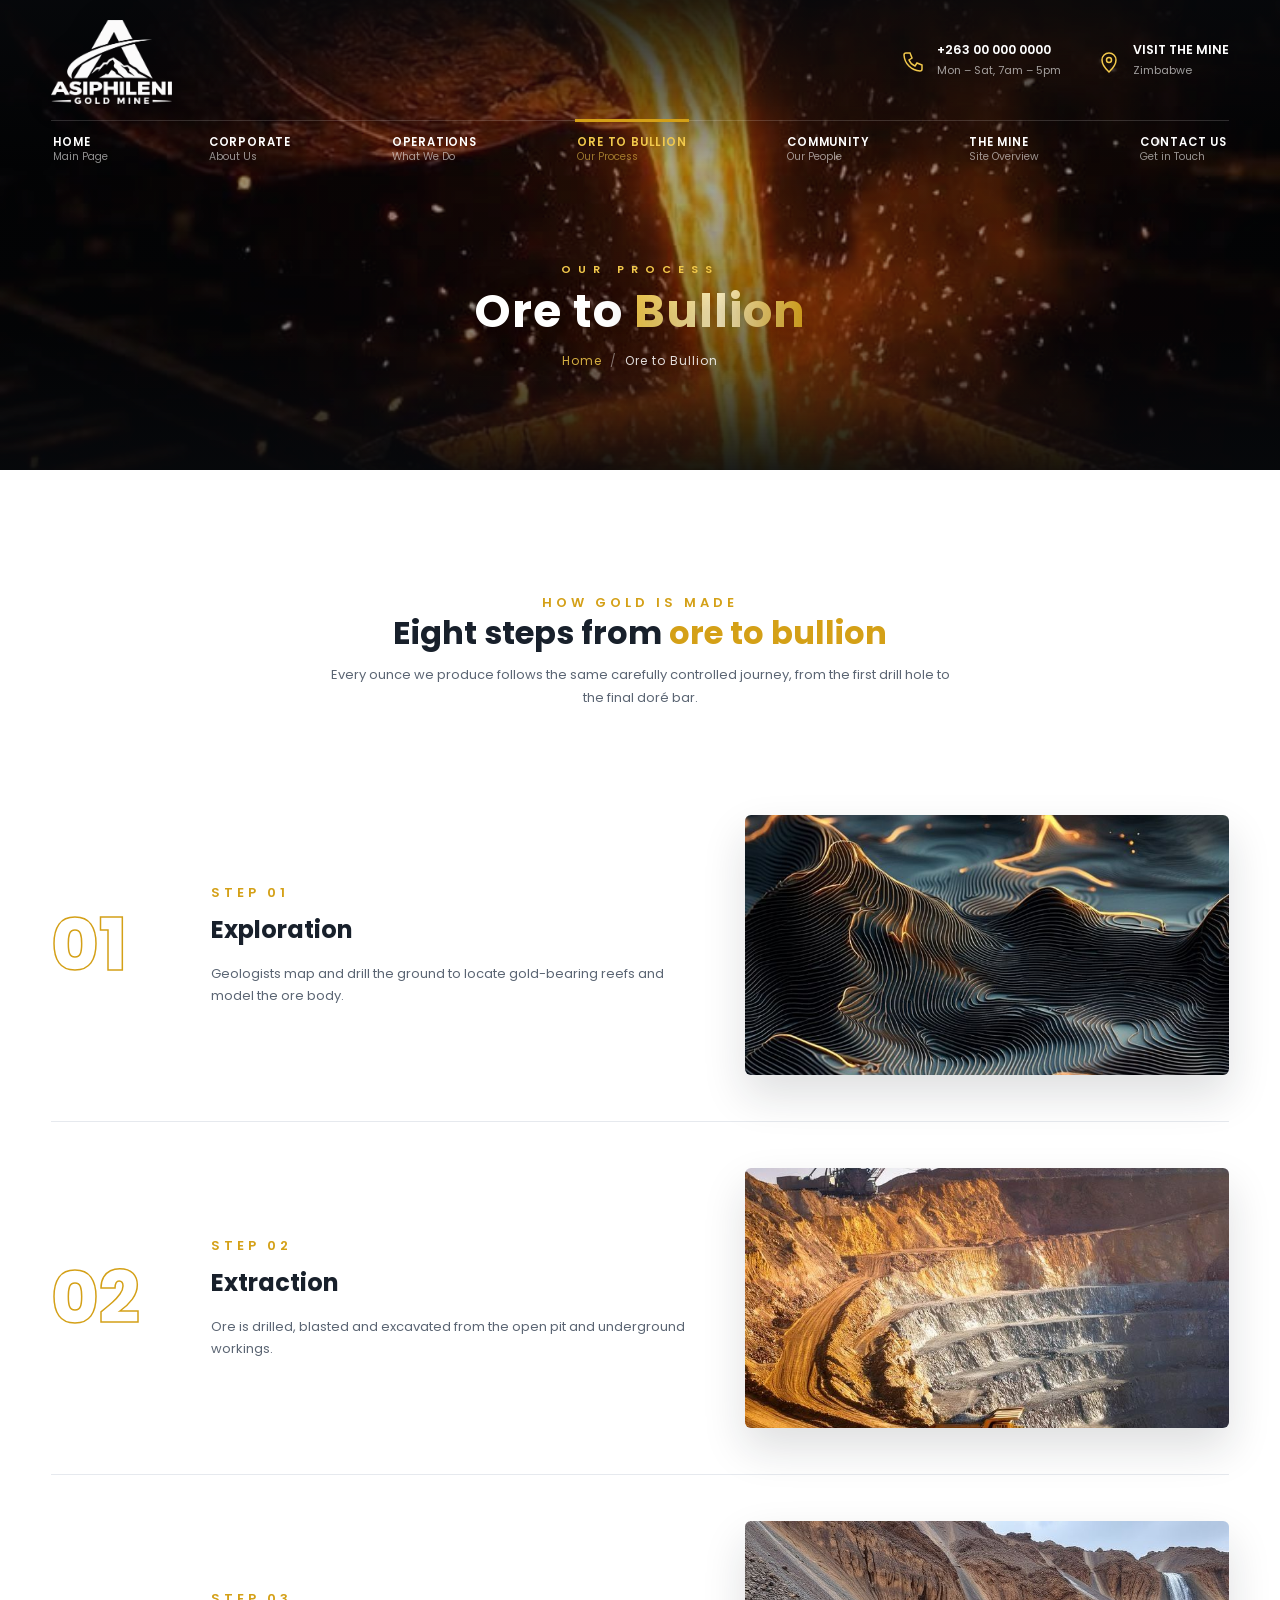
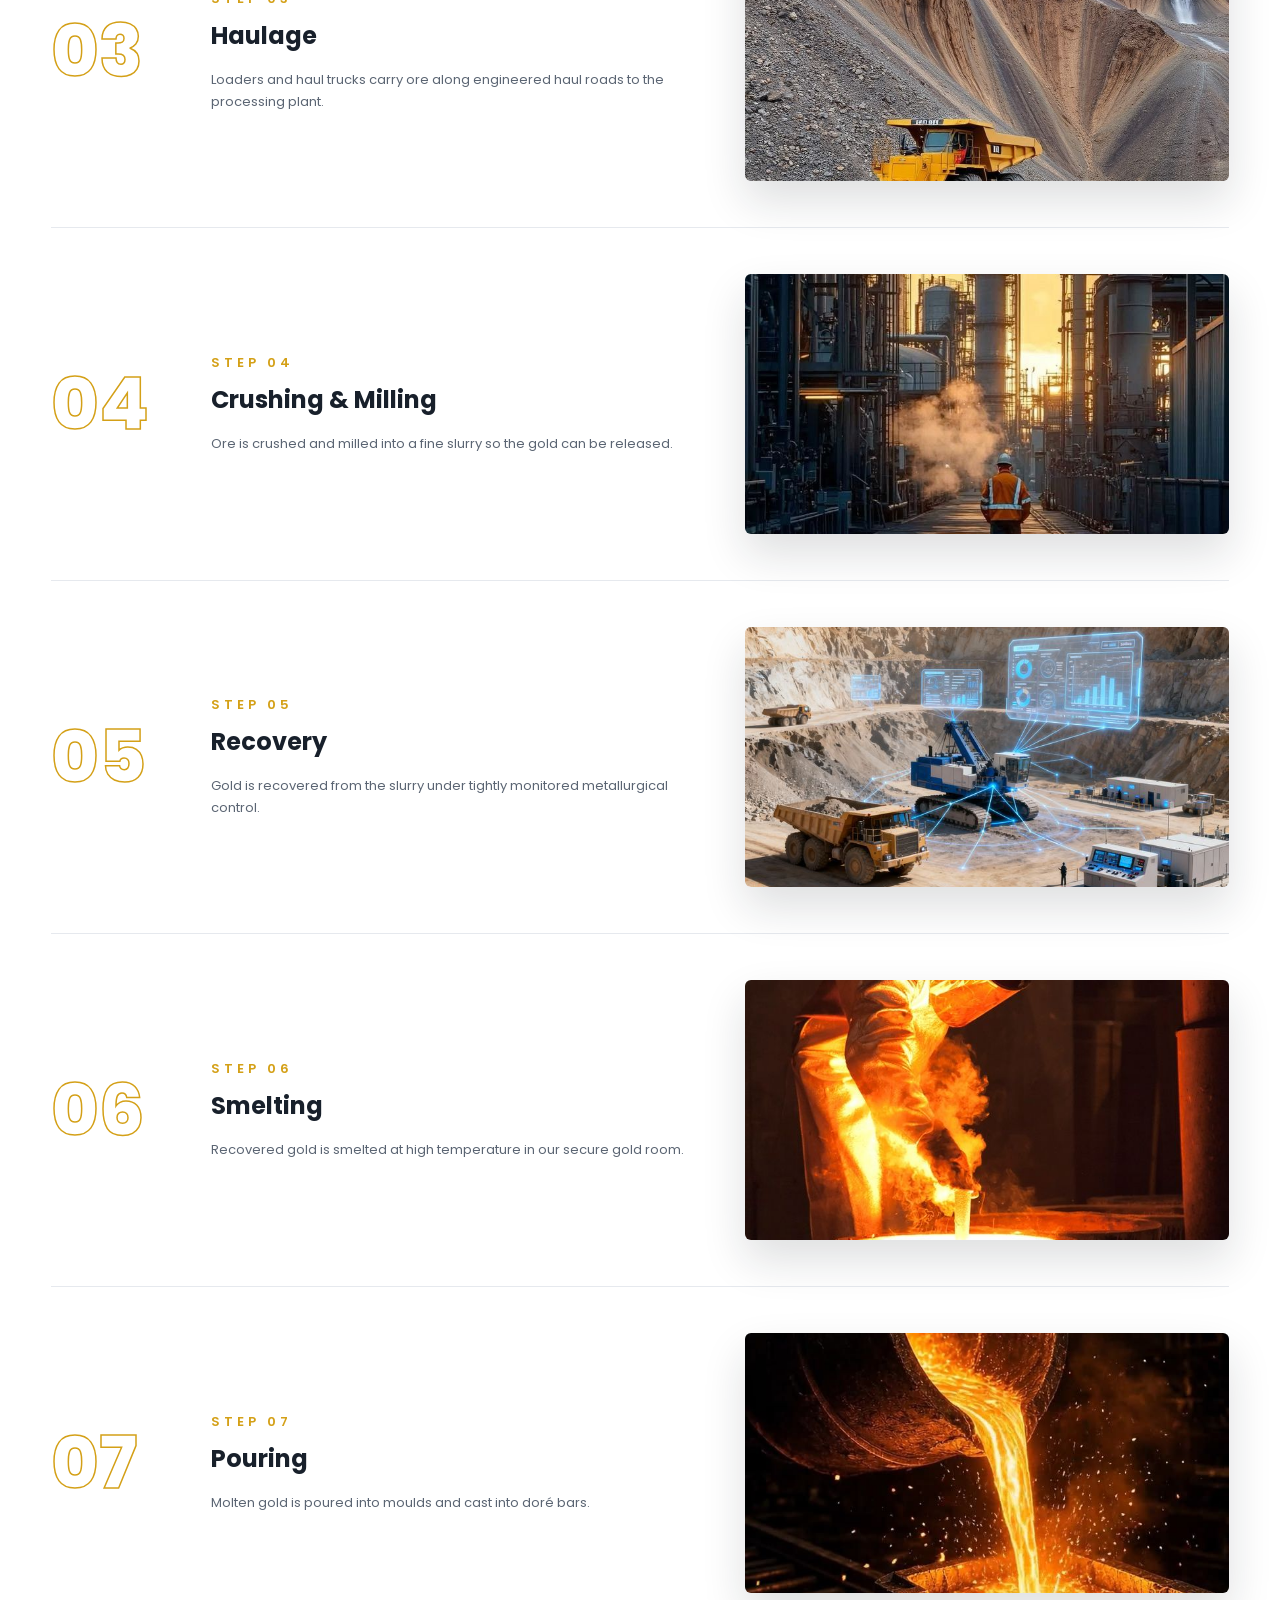
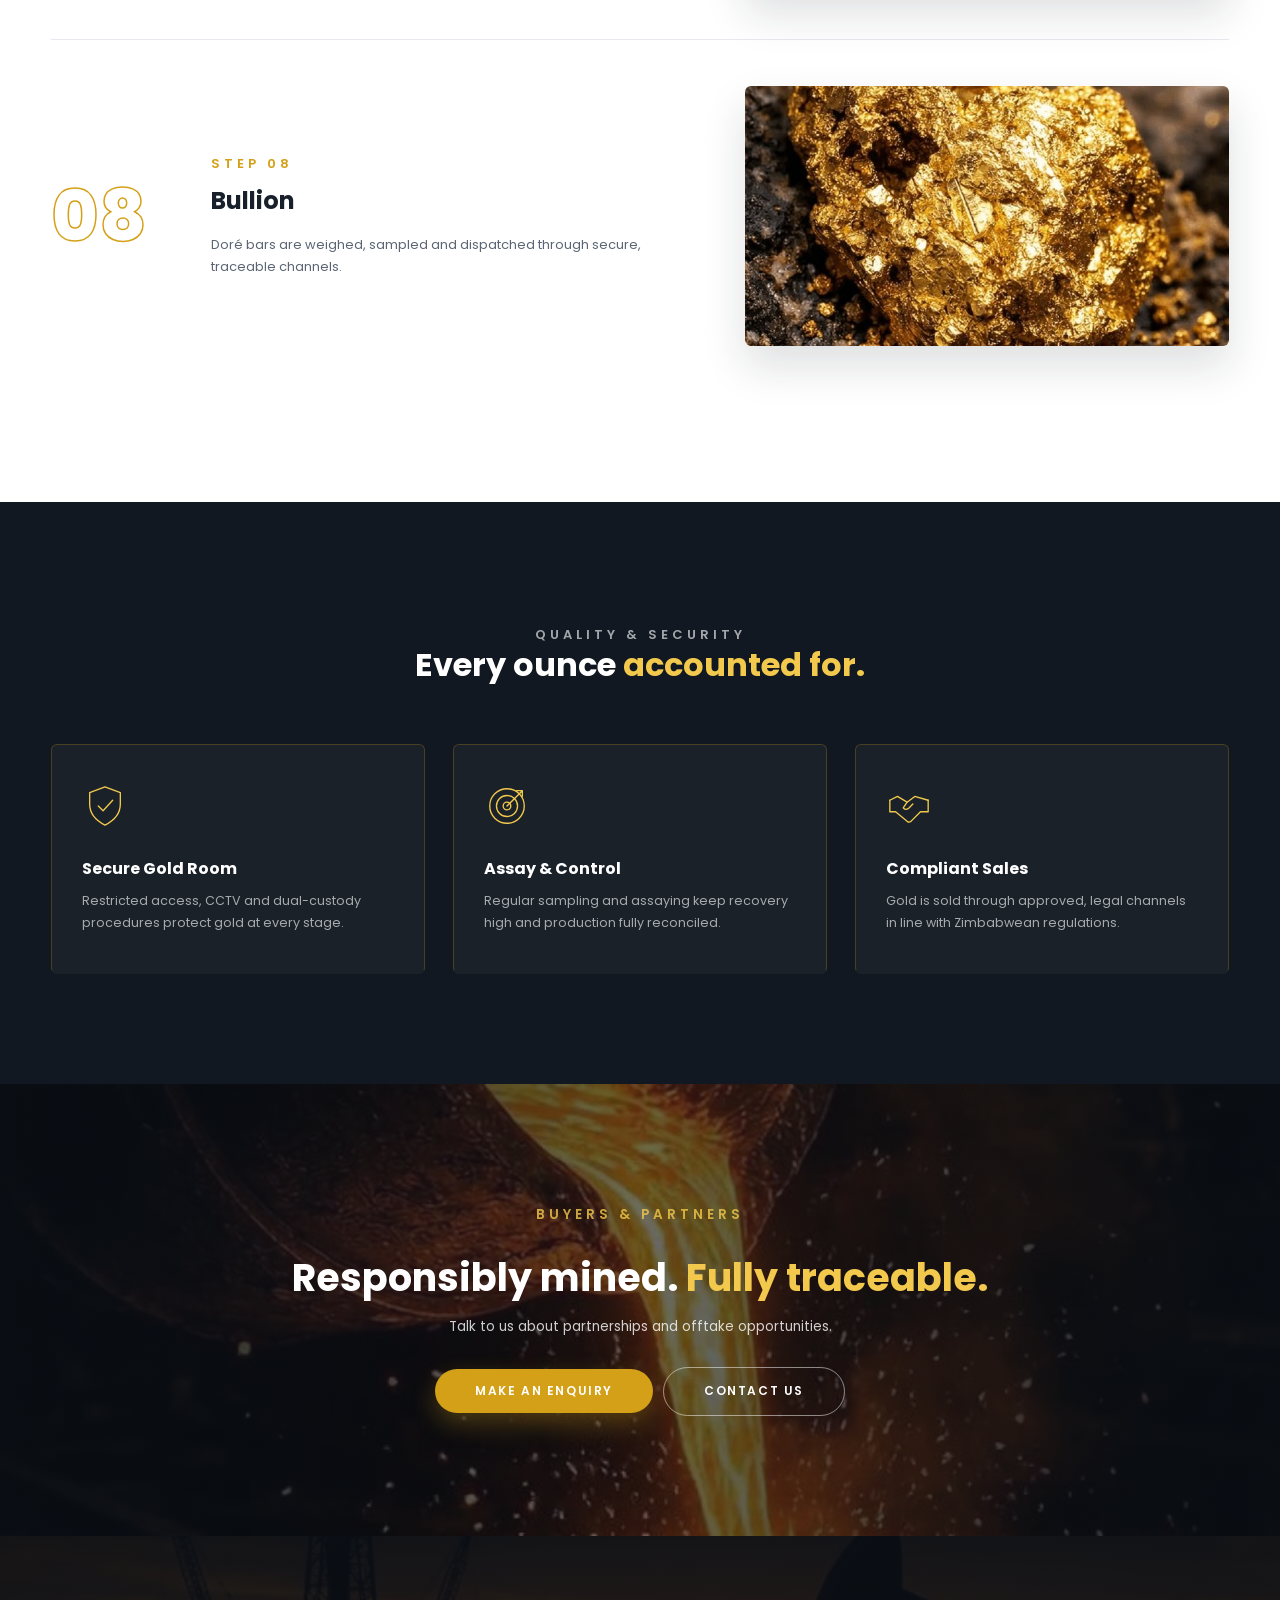
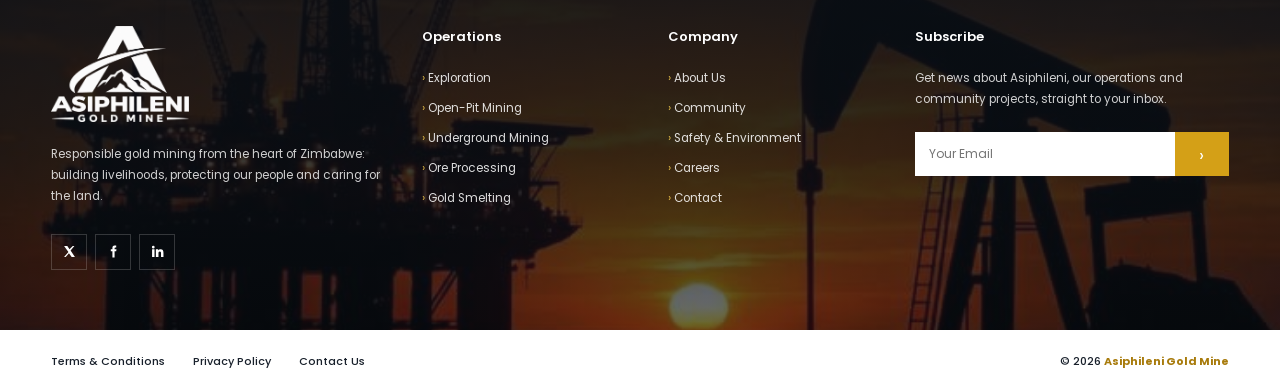
<file: process.html>
<!DOCTYPE html>
<html lang="en">
<head>
<meta charset="UTF-8">
<meta name="viewport" content="width=device-width, initial-scale=1">
<title>Ore to Bullion | Asiphileni Gold Mine</title>
<meta name="description" content="Asiphileni Gold Mine: responsible gold mining from the heart of Zimbabwe.">
<link rel="preconnect" href="https://fonts.googleapis.com">
<link href="https://fonts.googleapis.com/css2?family=Poppins:wght@300;400;500;600;700;800&display=swap" rel="stylesheet">
<link rel="stylesheet" href="css/style.css">
<link rel="icon" type="image/png" href="img/favicon.png">
<link rel="apple-touch-icon" href="img/favicon.png">
</head>
<body>
<!-- Icon symbols -->
<svg width="0" height="0" style="position:absolute">
  <defs>
    <symbol id="i-explore" viewBox="0 0 48 48"><path d="M8 40 L22 26"/><path d="M14 14 Q26 4 40 12 Q30 14 22 26 Q20 18 14 14Z"/><circle cx="35" cy="34" r="6"/><path d="M39.5 38.5 L44 43"/></symbol>
    <symbol id="i-drill" viewBox="0 0 48 48"><rect x="18" y="4" width="12" height="16" rx="2"/><path d="M14 20 H34 V26 H14Z"/><path d="M22 26 V34 L24 44 L26 34 V26"/><path d="M8 44 H40"/><path d="M30 10 H38 V16"/></symbol>
    <symbol id="i-shaft" viewBox="0 0 48 48"><path d="M14 44 L20 10 M34 44 L28 10 M20 10 H28"/><circle cx="21" cy="8" r="4"/><circle cx="27" cy="8" r="4"/><path d="M16 34 H32 M18 24 H30 M17 34 L30 24 M31 34 L18 24"/><path d="M6 44 H42"/><path d="M28 10 L40 44"/></symbol>
    <symbol id="i-plant" viewBox="0 0 48 48"><path d="M4 42 H44"/><path d="M8 42 V24 L18 30 V24 L28 30 V18 H36 V42"/><path d="M30 18 V8 H34 V18"/><path d="M12 34 H16 M20 34 H24"/><path d="M31 6 Q33 3 36 4"/></symbol>
    <symbol id="i-bar" viewBox="0 0 48 48"><path d="M6 38 L10 28 H24 L28 38Z"/><path d="M20 38 L24 28 H38 L42 38Z"/><path d="M13 28 L17 18 H31 L35 28"/><path d="M20 10 V6 M28 12 L31 9 M12 12 L9 9"/></symbol>
    <symbol id="i-truck" viewBox="0 0 48 48"><path d="M4 32 V18 H26 L34 10 H44 V32 Z"/><path d="M26 18 V32"/><circle cx="12" cy="36" r="5"/><circle cx="36" cy="36" r="5"/><path d="M34 16 H40 V22 H32"/></symbol>
    <symbol id="i-excavator" viewBox="0 0 48 48"><rect x="4" y="34" width="24" height="8" rx="4"/><path d="M8 34 V24 H22 V34"/><path d="M22 26 L32 10 L42 18"/><path d="M42 18 L44 26 L36 26 Z"/><rect x="11" y="27" width="6" height="5"/></symbol>
    <symbol id="i-gear" viewBox="0 0 48 48"><circle cx="24" cy="24" r="7"/><path d="M24 4 V10 M24 38 V44 M4 24 H10 M38 24 H44 M10 10 L14 14 M34 34 L38 38 M38 10 L34 14 M14 34 L10 38"/><circle cx="24" cy="24" r="14"/></symbol>
  
    <symbol id="i-target" viewBox="0 0 48 48"><circle cx="24" cy="24" r="18"/><circle cx="24" cy="24" r="11"/><circle cx="24" cy="24" r="4"/><path d="M24 24 L40 8 M34 8 H40 V14"/></symbol>
    <symbol id="i-eye" viewBox="0 0 48 48"><path d="M4 24 Q24 4 44 24 Q24 44 4 24Z"/><circle cx="24" cy="24" r="7"/></symbol>
    <symbol id="i-shield" viewBox="0 0 48 48"><path d="M24 4 L40 10 V22 Q40 36 24 44 Q8 36 8 22 V10Z"/><path d="M17 24 L22 29 L32 18"/></symbol>
    <symbol id="i-users" viewBox="0 0 48 48"><circle cx="18" cy="16" r="7"/><path d="M4 40 Q4 26 18 26 Q32 26 32 40"/><circle cx="34" cy="14" r="5"/><path d="M34 22 Q44 22 44 34"/></symbol>
    <symbol id="i-book" viewBox="0 0 48 48"><path d="M24 12 Q14 6 4 8 V38 Q14 36 24 42 Q34 36 44 38 V8 Q34 6 24 12Z"/><path d="M24 12 V42"/></symbol>
    <symbol id="i-heart" viewBox="0 0 48 48"><path d="M24 42 Q4 28 6 16 Q9 6 18 8 Q22 9 24 14 Q26 9 30 8 Q39 6 42 16 Q44 28 24 42Z"/><path d="M12 24 H19 L22 18 L26 30 L29 24 H36"/></symbol>
    <symbol id="i-water" viewBox="0 0 48 48"><path d="M24 4 Q38 22 38 30 A14 14 0 0 1 10 30 Q10 22 24 4Z"/><path d="M17 31 A7 7 0 0 0 24 38"/></symbol>
    <symbol id="i-handshake" viewBox="0 0 48 48"><path d="M4 18 L12 14 L22 20 L30 14 L44 18"/><path d="M4 18 V30 L10 30 L22 40 Q25 42 27 39 L36 30 H44 V18"/><path d="M22 20 L18 26 Q20 29 24 26 L28 22"/></symbol>
    <symbol id="i-leaf" viewBox="0 0 48 48"><path d="M10 38 Q8 12 40 8 Q42 36 14 38Z"/><path d="M10 40 Q22 24 32 16"/></symbol>
    <symbol id="i-phone" viewBox="0 0 24 24"><path d="M5 3h4l2 5-3 2a11 11 0 0 0 6 6l2-3 5 2v4a2 2 0 0 1-2 2A17 17 0 0 1 3 5a2 2 0 0 1 2-2"/></symbol>
    <symbol id="i-mail" viewBox="0 0 24 24"><rect x="3" y="5" width="18" height="14" rx="2"/><path d="M3 7l9 6 9-6"/></symbol>
    <symbol id="i-pin" viewBox="0 0 24 24"><path d="M12 22s7-6.5 7-12a7 7 0 0 0-14 0c0 5.5 7 12 7 12z"/><circle cx="12" cy="10" r="2.5"/></symbol>
  </defs>
</svg>

<header class="hero page-hero">
  <div class="slide on"><img src="img/pour.jpg" alt="" style="object-position:center 55%"></div>
  <div class="wrap">
    <div class="topbar">
      <a href="index.html" class="brand" aria-label="Asiphileni Gold Mine home"><img src="img/logo.png" alt="Asiphileni Gold Mine"></a>
      <div class="top-info">
        <div><svg viewBox="0 0 24 24"><use href="#i-phone"/></svg><div><b>+263 00 000 0000</b><small>Mon – Sat, 7am – 5pm</small></div></div>
        <a href="contact.html"><div style="display:flex;gap:12px;align-items:center"><svg viewBox="0 0 24 24"><use href="#i-pin"/></svg><div><b>VISIT THE MINE</b><small>Zimbabwe</small></div></div></a>
      </div>
      <button class="burger" aria-label="Menu"><svg width="26" height="26" viewBox="0 0 24 24" stroke="#fff" stroke-width="2"><path d="M3 6h18M3 12h18M3 18h18"/></svg></button>
    </div>
    <nav class="main"><a href="index.html">Home<small>Main Page</small></a><a href="about.html">Corporate<small>About Us</small></a><a href="operations.html">Operations<small>What We Do</small></a><a href="process.html" class="active">Ore to Bullion<small>Our Process</small></a><a href="community.html">Community<small>Our People</small></a><a href="the-mine.html">The Mine<small>Site Overview</small></a><a href="contact.html">Contact Us<small>Get in Touch</small></a></nav>
    <div class="hero-copy">
      <p class="eyebrow">Our Process</p>
      <h1>Ore to <em>Bullion</em></h1>
      <div class="crumbs"><a href="index.html">Home</a><span>/</span>Ore to Bullion</div>
    </div>
  </div>
</header>
<section>
  <div class="wrap">
    <div class="section-head reveal"><p class="eyebrow">How Gold Is Made</p><h2 class="title">Eight steps from <span>ore to bullion</span></h2><p>Every ounce we produce follows the same carefully controlled journey, from the first drill hole to the final doré bar.</p></div>
    <div class="pstep reveal"><div class="num">01</div><div><p class="eyebrow">Step 01</p><h3>Exploration</h3><p>Geologists map and drill the ground to locate gold-bearing reefs and model the ore body.</p></div><div class="pimg"><img src="img/topo.jpg" alt="" loading="lazy"></div></div><div class="pstep reveal"><div class="num">02</div><div><p class="eyebrow">Step 02</p><h3>Extraction</h3><p>Ore is drilled, blasted and excavated from the open pit and underground workings.</p></div><div class="pimg"><img src="img/pit.jpg" alt="" loading="lazy"></div></div><div class="pstep reveal"><div class="num">03</div><div><p class="eyebrow">Step 03</p><h3>Haulage</h3><p>Loaders and haul trucks carry ore along engineered haul roads to the processing plant.</p></div><div class="pimg"><img src="img/yellowtruck.jpg" alt="" loading="lazy"></div></div><div class="pstep reveal"><div class="num">04</div><div><p class="eyebrow">Step 04</p><h3>Crushing &amp; Milling</h3><p>Ore is crushed and milled into a fine slurry so the gold can be released.</p></div><div class="pimg"><img src="img/plant.jpg" alt="" loading="lazy"></div></div><div class="pstep reveal"><div class="num">05</div><div><p class="eyebrow">Step 05</p><h3>Recovery</h3><p>Gold is recovered from the slurry under tightly monitored metallurgical control.</p></div><div class="pimg"><img src="img/smartpit.jpg" alt="" loading="lazy"></div></div><div class="pstep reveal"><div class="num">06</div><div><p class="eyebrow">Step 06</p><h3>Smelting</h3><p>Recovered gold is smelted at high temperature in our secure gold room.</p></div><div class="pimg"><img src="img/foundry.jpg" alt="" loading="lazy"></div></div><div class="pstep reveal"><div class="num">07</div><div><p class="eyebrow">Step 07</p><h3>Pouring</h3><p>Molten gold is poured into moulds and cast into doré bars.</p></div><div class="pimg"><img src="img/pour.jpg" alt="" loading="lazy"></div></div><div class="pstep reveal"><div class="num">08</div><div><p class="eyebrow">Step 08</p><h3>Bullion</h3><p>Doré bars are weighed, sampled and dispatched through secure, traceable channels.</p></div><div class="pimg"><img src="img/nugget.jpg" alt="" loading="lazy"></div></div>
  </div>
</section>

<section class="dark">
  <div class="wrap">
    <div class="section-head reveal"><p class="eyebrow">Quality &amp; Security</p><h2 class="title">Every ounce <span style="color:var(--gold-2)">accounted for.</span></h2></div>
    <div class="cards3">
      <div class="vcard reveal"><svg><use href="#i-shield"/></svg><h4>Secure Gold Room</h4><p>Restricted access, CCTV and dual-custody procedures protect gold at every stage.</p></div>
      <div class="vcard reveal"><svg><use href="#i-target"/></svg><h4>Assay &amp; Control</h4><p>Regular sampling and assaying keep recovery high and production fully reconciled.</p></div>
      <div class="vcard reveal"><svg><use href="#i-handshake"/></svg><h4>Compliant Sales</h4><p>Gold is sold through approved, legal channels in line with Zimbabwean regulations.</p></div>
    </div>
  </div>
</section>

<section class="cta">
  <div class="bgi"><img src="img/pour.jpg" alt="" loading="lazy" style="object-position:center"></div>
  <div class="wrap reveal">
    <p class="eyebrow" style="color:var(--gold-2)">Buyers &amp; Partners</p>
    <h2>Responsibly mined. <span>Fully traceable.</span></h2>
    <p>Talk to us about partnerships and offtake opportunities.</p>
    <button class="btn btn-gold" data-open-modal>Make an Enquiry</button><a href="contact.html" class="btn btn-ghost">Contact Us</a>
  </div>
</section>
<footer id="contact">
  <div class="fbg"><img src="img/rig.jpg" alt="" loading="lazy"></div>
  <div class="wrap f-grid">
    <div>
      <a href="index.html" class="brand brand-foot"><img src="img/logo.png" alt="Asiphileni Gold Mine" loading="lazy"></a>
      <p>Responsible gold mining from the heart of Zimbabwe: building livelihoods, protecting our people and caring for the land.</p>
      <div class="social">
        <a href="#" aria-label="X"><svg viewBox="0 0 24 24"><path d="M18 2h3l-7 8 8 12h-6l-5-7-6 7H2l8-9L2 2h6l4 6z"/></svg></a>
        <a href="#" aria-label="Facebook"><svg viewBox="0 0 24 24"><path d="M14 8V6c0-1 .5-1.5 1.5-1.5H17V1h-3c-3 0-4 2-4 4.5V8H7v3.5h3V23h4V11.5h3l.5-3.5z"/></svg></a>
        <a href="#" aria-label="LinkedIn"><svg viewBox="0 0 24 24"><path d="M2 8h4.5v14H2zM4.2 1.5a2.5 2.5 0 1 1 0 5 2.5 2.5 0 0 1 0-5M9 8h4.3v2c.6-1.1 2.1-2.3 4.3-2.3 4.6 0 5.4 3 5.4 6.9V22h-4.5v-6.5c0-1.6 0-3.6-2.2-3.6s-2.5 1.7-2.5 3.5V22H9z"/></svg></a>
      </div>
    </div>
    <div>
      <h6>Operations</h6>
      <ul><li><a href="operations.html#exploration">Exploration</a></li><li><a href="operations.html#open-pit">Open-Pit Mining</a></li><li><a href="operations.html#underground">Underground Mining</a></li><li><a href="operations.html#processing">Ore Processing</a></li><li><a href="process.html">Gold Smelting</a></li></ul>
    </div>
    <div>
      <h6>Company</h6>
      <ul><li><a href="about.html">About Us</a></li><li><a href="community.html">Community</a></li><li><a href="the-mine.html">Safety &amp; Environment</a></li><li><a href="community.html#careers">Careers</a></li><li><a href="contact.html">Contact</a></li></ul>
    </div>
    <div>
      <h6>Subscribe</h6>
      <p style="margin-top:0">Get news about Asiphileni, our operations and community projects, straight to your inbox.</p>
      <form class="sub" id="subForm"><input type="email" placeholder="Your Email" required><button aria-label="Subscribe">›</button></form>
      <div class="sub-msg" id="subMsg"></div>
    </div>
  </div>
</footer>
<div class="wrap legal">
  <div><a href="#">Terms &amp; Conditions</a><a href="#">Privacy Policy</a><a href="contact.html">Contact Us</a></div>
  <span>© 2026 <b>Asiphileni Gold Mine</b></span>
</div>

<div class="modal" id="modal">
  <div class="modal-box">
    <button class="x" data-close aria-label="Close">×</button>
    <div id="formView">
      <h3>Make an Enquiry</h3>
      <p style="font-size:12px">Partnerships, supply, careers or media: we'll get back to you.</p>
      <form id="enqForm">
        <label>Full Name<input required></label>
        <label>Email<input type="email" required></label>
        <label>Enquiry Type<select><option>Partnership / Investment</option><option>Supplier</option><option>Careers</option><option>Media</option><option>Other</option></select></label>
        <label>Message<textarea rows="3"></textarea></label>
        <button class="btn btn-gold">Send Enquiry</button>
      </form>
    </div>
    <div id="okView" class="ok" style="display:none"><div>✓</div><h3>Thank you!</h3><p style="font-size:12px">This is a demo form. Connect it to your email or CRM to receive enquiries.</p></div>
  </div>
</div>
<script src="js/main.js"></script>
</body>
</html>
</file>
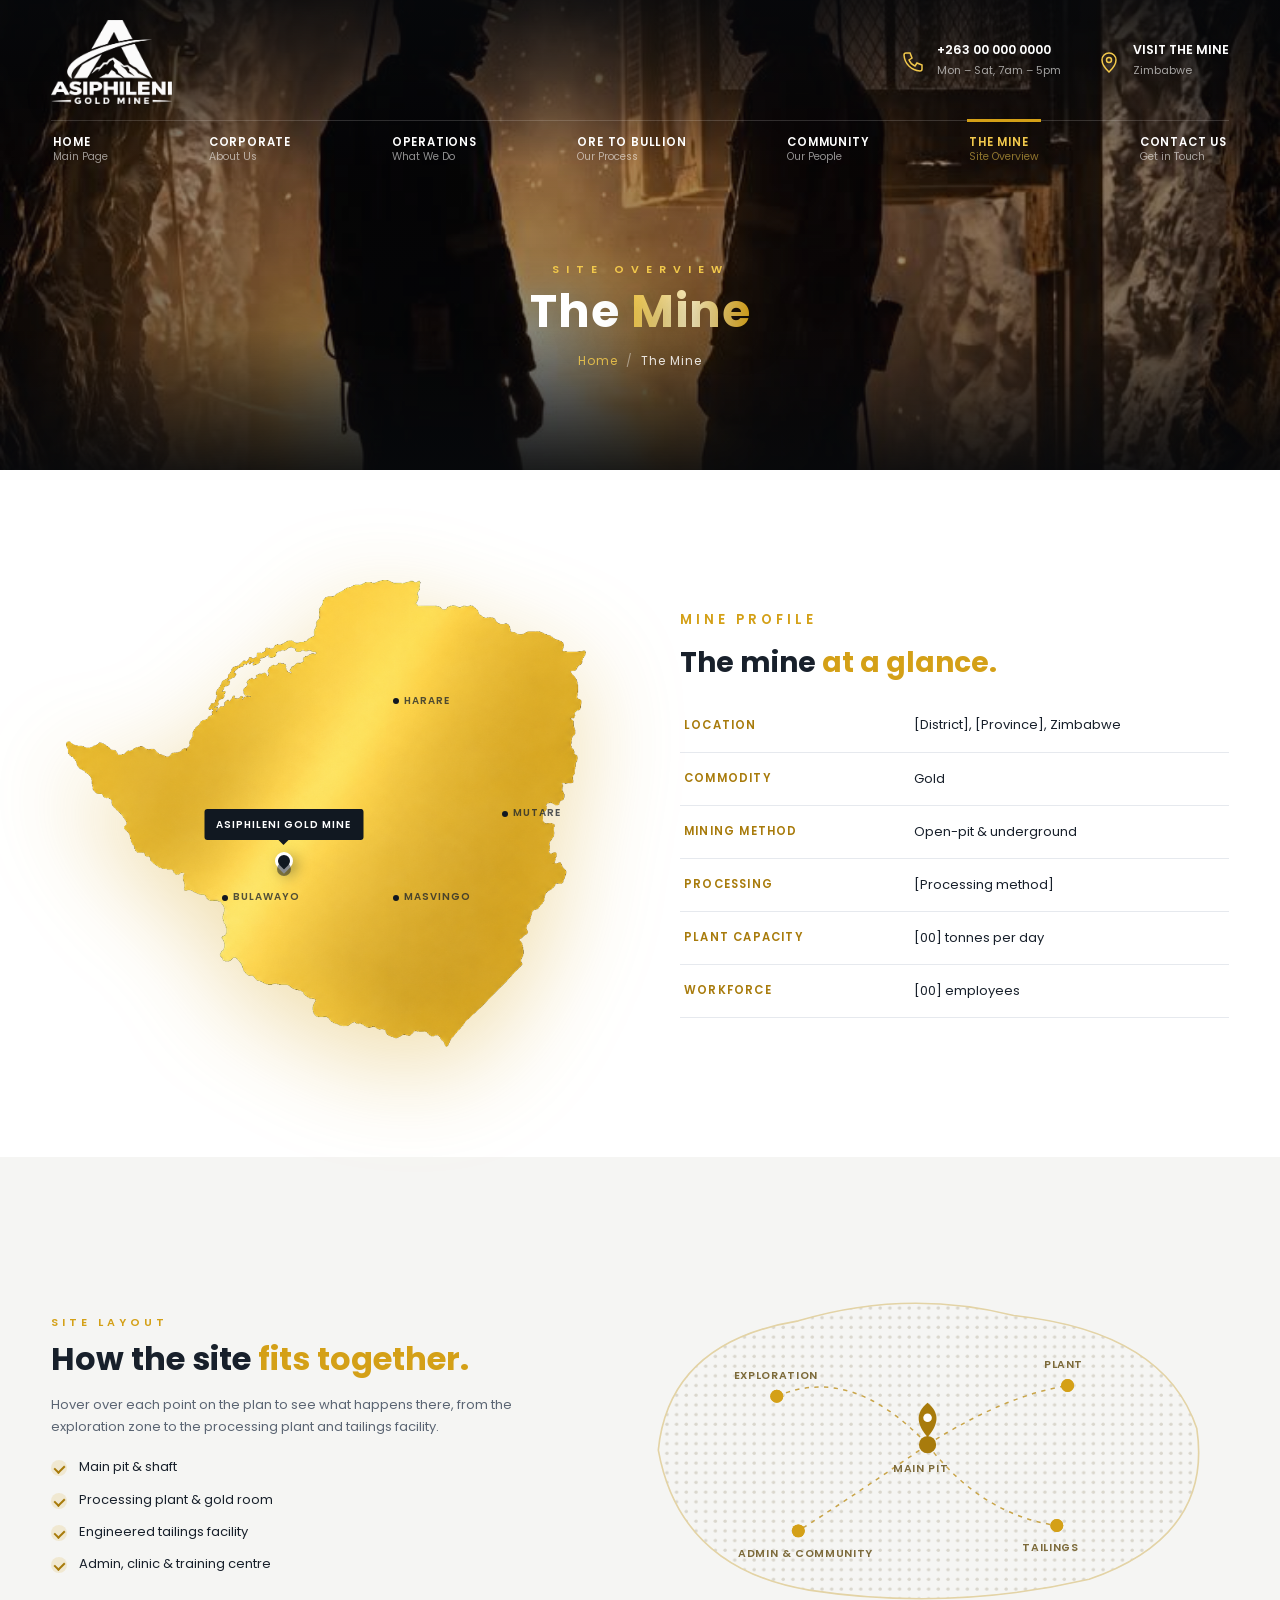
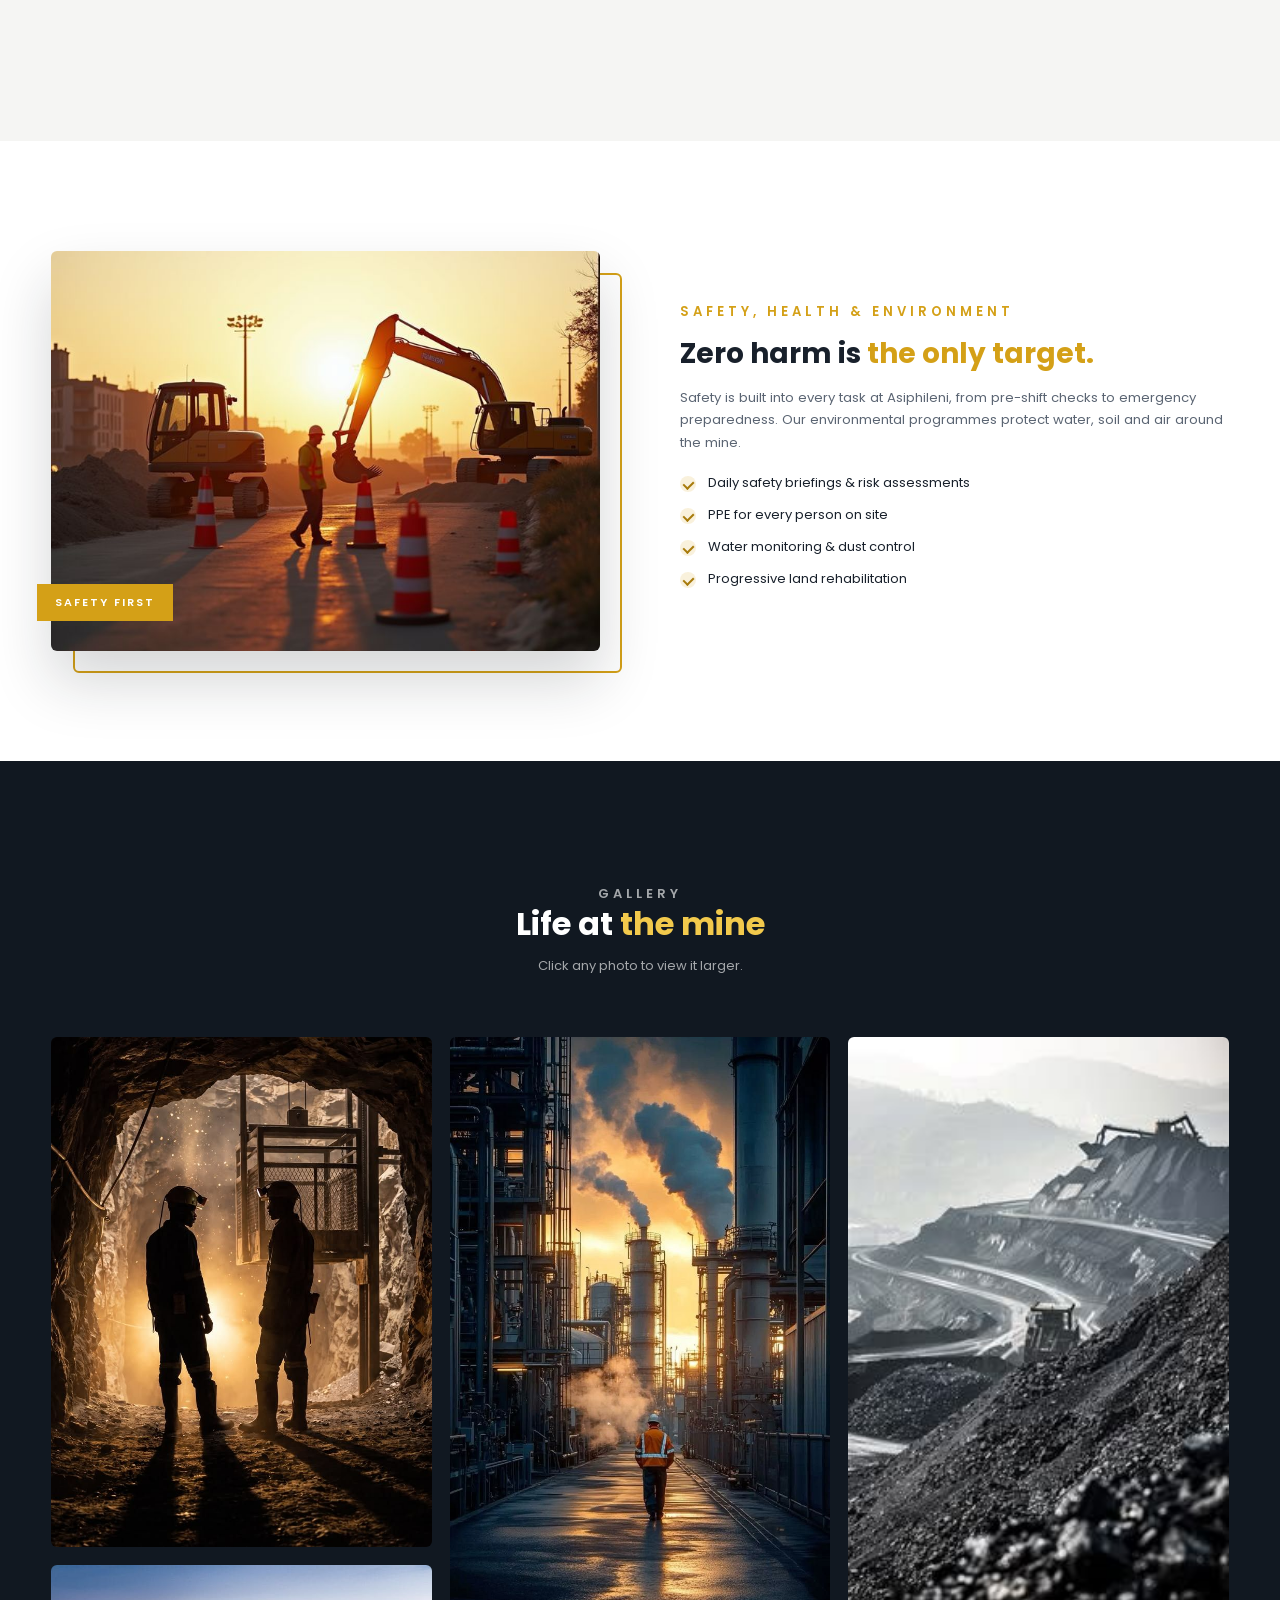
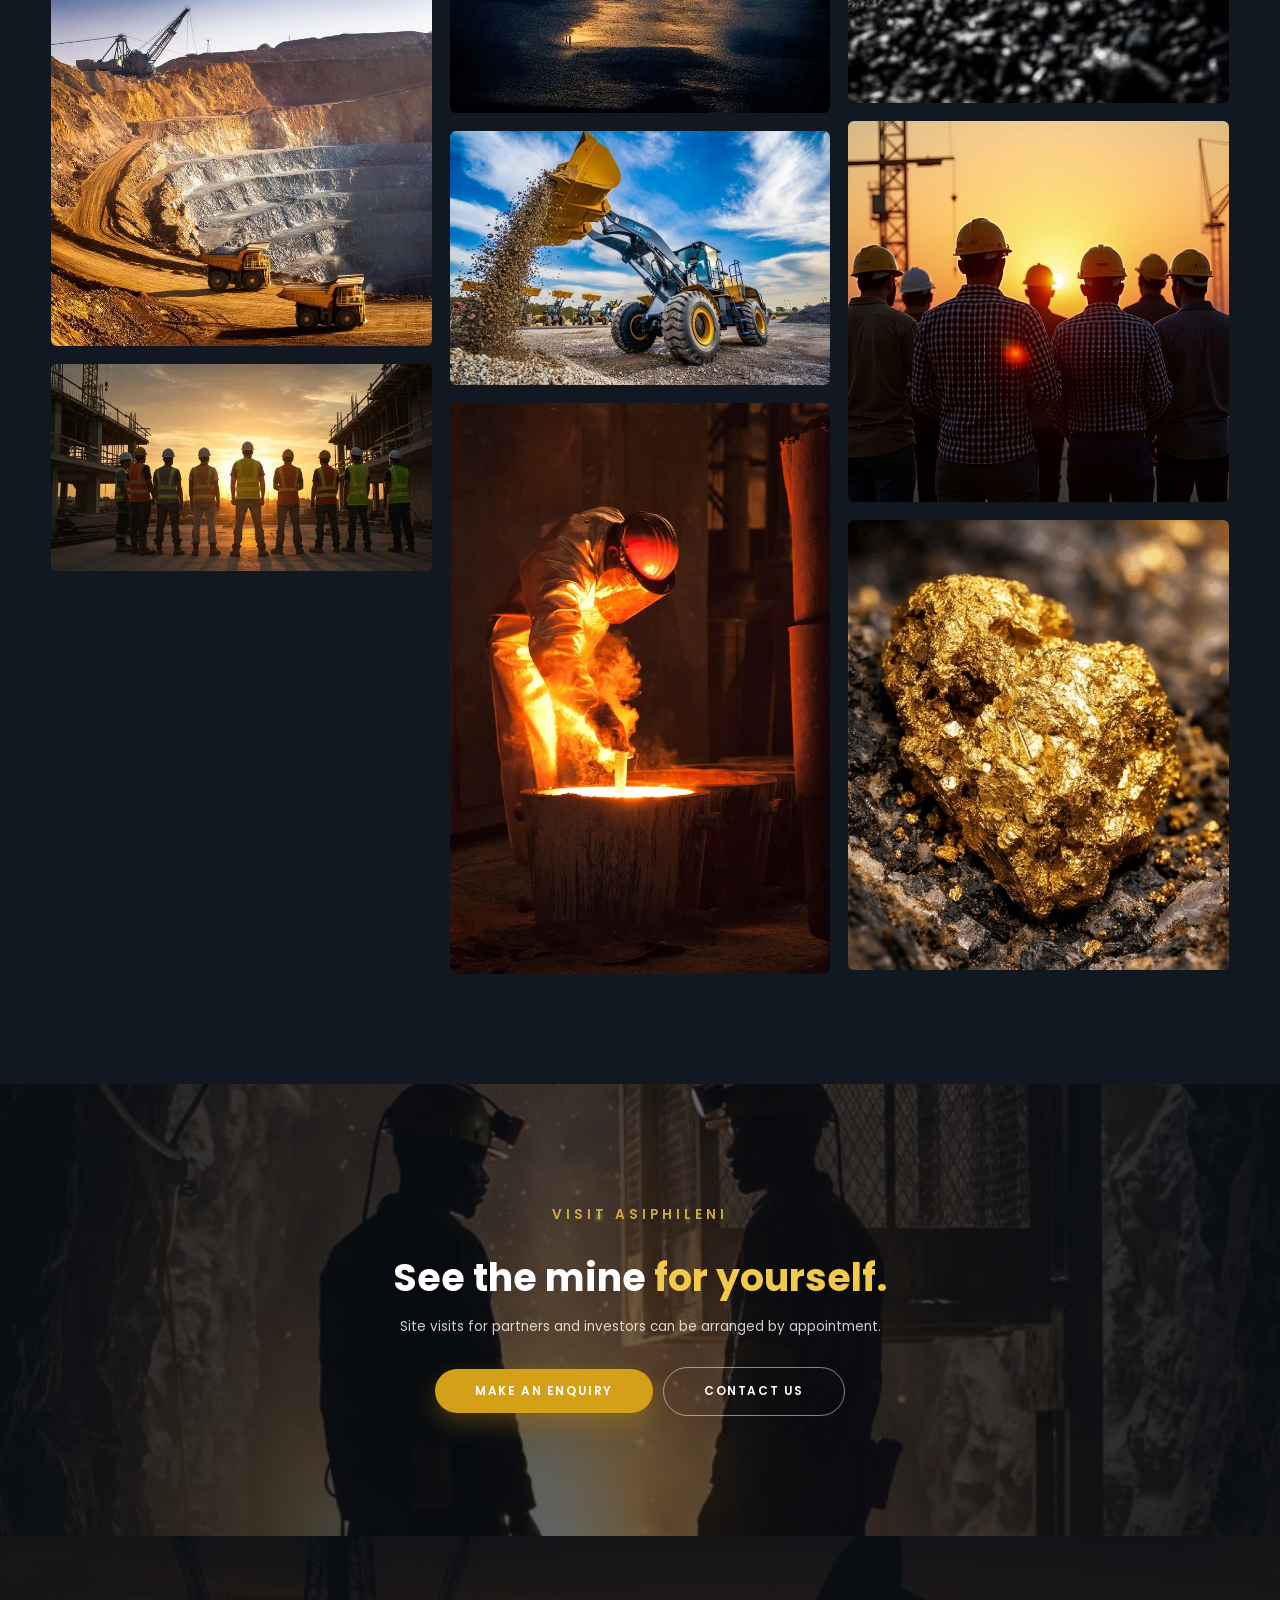
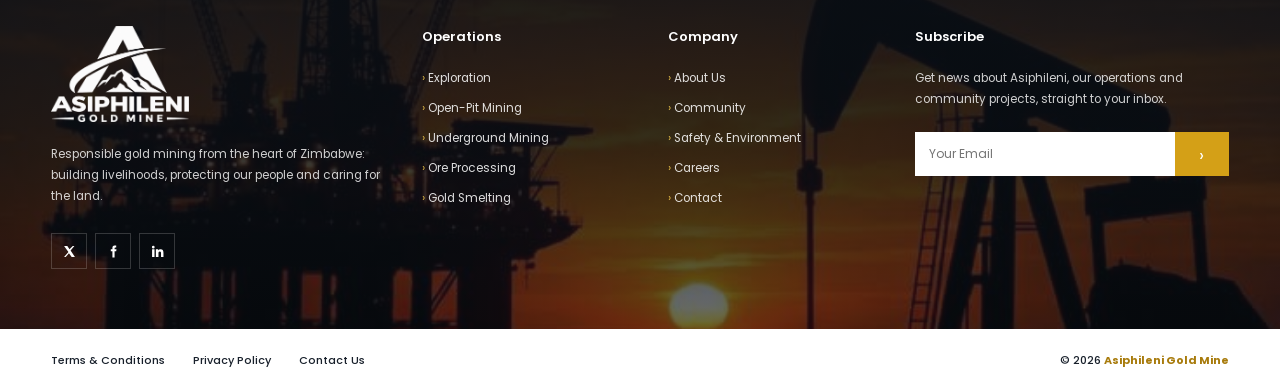
<file: the-mine.html>
<!DOCTYPE html>
<html lang="en">
<head>
<meta charset="UTF-8">
<meta name="viewport" content="width=device-width, initial-scale=1">
<title>The Mine | Asiphileni Gold Mine</title>
<meta name="description" content="Asiphileni Gold Mine: responsible gold mining from the heart of Zimbabwe.">
<link rel="preconnect" href="https://fonts.googleapis.com">
<link href="https://fonts.googleapis.com/css2?family=Poppins:wght@300;400;500;600;700;800&display=swap" rel="stylesheet">
<link rel="stylesheet" href="css/style.css">
<link rel="icon" type="image/png" href="img/favicon.png">
<link rel="apple-touch-icon" href="img/favicon.png">
</head>
<body>
<!-- Icon symbols -->
<svg width="0" height="0" style="position:absolute">
  <defs>
    <symbol id="i-explore" viewBox="0 0 48 48"><path d="M8 40 L22 26"/><path d="M14 14 Q26 4 40 12 Q30 14 22 26 Q20 18 14 14Z"/><circle cx="35" cy="34" r="6"/><path d="M39.5 38.5 L44 43"/></symbol>
    <symbol id="i-drill" viewBox="0 0 48 48"><rect x="18" y="4" width="12" height="16" rx="2"/><path d="M14 20 H34 V26 H14Z"/><path d="M22 26 V34 L24 44 L26 34 V26"/><path d="M8 44 H40"/><path d="M30 10 H38 V16"/></symbol>
    <symbol id="i-shaft" viewBox="0 0 48 48"><path d="M14 44 L20 10 M34 44 L28 10 M20 10 H28"/><circle cx="21" cy="8" r="4"/><circle cx="27" cy="8" r="4"/><path d="M16 34 H32 M18 24 H30 M17 34 L30 24 M31 34 L18 24"/><path d="M6 44 H42"/><path d="M28 10 L40 44"/></symbol>
    <symbol id="i-plant" viewBox="0 0 48 48"><path d="M4 42 H44"/><path d="M8 42 V24 L18 30 V24 L28 30 V18 H36 V42"/><path d="M30 18 V8 H34 V18"/><path d="M12 34 H16 M20 34 H24"/><path d="M31 6 Q33 3 36 4"/></symbol>
    <symbol id="i-bar" viewBox="0 0 48 48"><path d="M6 38 L10 28 H24 L28 38Z"/><path d="M20 38 L24 28 H38 L42 38Z"/><path d="M13 28 L17 18 H31 L35 28"/><path d="M20 10 V6 M28 12 L31 9 M12 12 L9 9"/></symbol>
    <symbol id="i-truck" viewBox="0 0 48 48"><path d="M4 32 V18 H26 L34 10 H44 V32 Z"/><path d="M26 18 V32"/><circle cx="12" cy="36" r="5"/><circle cx="36" cy="36" r="5"/><path d="M34 16 H40 V22 H32"/></symbol>
    <symbol id="i-excavator" viewBox="0 0 48 48"><rect x="4" y="34" width="24" height="8" rx="4"/><path d="M8 34 V24 H22 V34"/><path d="M22 26 L32 10 L42 18"/><path d="M42 18 L44 26 L36 26 Z"/><rect x="11" y="27" width="6" height="5"/></symbol>
    <symbol id="i-gear" viewBox="0 0 48 48"><circle cx="24" cy="24" r="7"/><path d="M24 4 V10 M24 38 V44 M4 24 H10 M38 24 H44 M10 10 L14 14 M34 34 L38 38 M38 10 L34 14 M14 34 L10 38"/><circle cx="24" cy="24" r="14"/></symbol>
  
    <symbol id="i-target" viewBox="0 0 48 48"><circle cx="24" cy="24" r="18"/><circle cx="24" cy="24" r="11"/><circle cx="24" cy="24" r="4"/><path d="M24 24 L40 8 M34 8 H40 V14"/></symbol>
    <symbol id="i-eye" viewBox="0 0 48 48"><path d="M4 24 Q24 4 44 24 Q24 44 4 24Z"/><circle cx="24" cy="24" r="7"/></symbol>
    <symbol id="i-shield" viewBox="0 0 48 48"><path d="M24 4 L40 10 V22 Q40 36 24 44 Q8 36 8 22 V10Z"/><path d="M17 24 L22 29 L32 18"/></symbol>
    <symbol id="i-users" viewBox="0 0 48 48"><circle cx="18" cy="16" r="7"/><path d="M4 40 Q4 26 18 26 Q32 26 32 40"/><circle cx="34" cy="14" r="5"/><path d="M34 22 Q44 22 44 34"/></symbol>
    <symbol id="i-book" viewBox="0 0 48 48"><path d="M24 12 Q14 6 4 8 V38 Q14 36 24 42 Q34 36 44 38 V8 Q34 6 24 12Z"/><path d="M24 12 V42"/></symbol>
    <symbol id="i-heart" viewBox="0 0 48 48"><path d="M24 42 Q4 28 6 16 Q9 6 18 8 Q22 9 24 14 Q26 9 30 8 Q39 6 42 16 Q44 28 24 42Z"/><path d="M12 24 H19 L22 18 L26 30 L29 24 H36"/></symbol>
    <symbol id="i-water" viewBox="0 0 48 48"><path d="M24 4 Q38 22 38 30 A14 14 0 0 1 10 30 Q10 22 24 4Z"/><path d="M17 31 A7 7 0 0 0 24 38"/></symbol>
    <symbol id="i-handshake" viewBox="0 0 48 48"><path d="M4 18 L12 14 L22 20 L30 14 L44 18"/><path d="M4 18 V30 L10 30 L22 40 Q25 42 27 39 L36 30 H44 V18"/><path d="M22 20 L18 26 Q20 29 24 26 L28 22"/></symbol>
    <symbol id="i-leaf" viewBox="0 0 48 48"><path d="M10 38 Q8 12 40 8 Q42 36 14 38Z"/><path d="M10 40 Q22 24 32 16"/></symbol>
    <symbol id="i-phone" viewBox="0 0 24 24"><path d="M5 3h4l2 5-3 2a11 11 0 0 0 6 6l2-3 5 2v4a2 2 0 0 1-2 2A17 17 0 0 1 3 5a2 2 0 0 1 2-2"/></symbol>
    <symbol id="i-mail" viewBox="0 0 24 24"><rect x="3" y="5" width="18" height="14" rx="2"/><path d="M3 7l9 6 9-6"/></symbol>
    <symbol id="i-pin" viewBox="0 0 24 24"><path d="M12 22s7-6.5 7-12a7 7 0 0 0-14 0c0 5.5 7 12 7 12z"/><circle cx="12" cy="10" r="2.5"/></symbol>
  </defs>
</svg>

<header class="hero page-hero">
  <div class="slide on"><img src="img/miners.jpg" alt="" style="object-position:center 45%"></div>
  <div class="wrap">
    <div class="topbar">
      <a href="index.html" class="brand" aria-label="Asiphileni Gold Mine home"><img src="img/logo.png" alt="Asiphileni Gold Mine"></a>
      <div class="top-info">
        <div><svg viewBox="0 0 24 24"><use href="#i-phone"/></svg><div><b>+263 00 000 0000</b><small>Mon – Sat, 7am – 5pm</small></div></div>
        <a href="contact.html"><div style="display:flex;gap:12px;align-items:center"><svg viewBox="0 0 24 24"><use href="#i-pin"/></svg><div><b>VISIT THE MINE</b><small>Zimbabwe</small></div></div></a>
      </div>
      <button class="burger" aria-label="Menu"><svg width="26" height="26" viewBox="0 0 24 24" stroke="#fff" stroke-width="2"><path d="M3 6h18M3 12h18M3 18h18"/></svg></button>
    </div>
    <nav class="main"><a href="index.html">Home<small>Main Page</small></a><a href="about.html">Corporate<small>About Us</small></a><a href="operations.html">Operations<small>What We Do</small></a><a href="process.html">Ore to Bullion<small>Our Process</small></a><a href="community.html">Community<small>Our People</small></a><a href="the-mine.html" class="active">The Mine<small>Site Overview</small></a><a href="contact.html">Contact Us<small>Get in Touch</small></a></nav>
    <div class="hero-copy">
      <p class="eyebrow">Site Overview</p>
      <h1>The <em>Mine</em></h1>
      <div class="crumbs"><a href="index.html">Home</a><span>/</span>The Mine</div>
    </div>
  </div>
</header>
<section>
  <div class="wrap split">
    <div class="reveal"><div class="zmap reveal">
  <img src="img/zimbabwe.png" alt="Map of Zimbabwe">
  <span class="zcity" style="--x:63%;--y:24%">Harare</span>
  <span class="zcity" style="--x:30%;--y:66%">Bulawayo</span>
  <span class="zcity" style="--x:47%;--y:48%">Gweru</span>
  <span class="zcity" style="--x:63%;--y:66%">Masvingo</span>
  <span class="zcity" style="--x:84%;--y:48%">Mutare</span>
  <div class="zpin" style="--x:42%;--y:62%"><div class="lbl">ASIPHILENI GOLD MINE</div><div class="dot"></div><div class="ring"></div></div>
</div></div>
    <div class="reveal">
      <p class="eyebrow">Mine Profile</p>
      <h3 style="color:var(--head);font-size:28px;line-height:1.2;margin:10px 0 20px">The mine <span style="color:var(--gold)">at a glance.</span></h3>
      <table class="facts">
        <tr><td>Location</td><td>[District], [Province], Zimbabwe</td></tr>
        <tr><td>Commodity</td><td>Gold</td></tr>
        <tr><td>Mining Method</td><td>Open-pit &amp; underground</td></tr>
        <tr><td>Processing</td><td>[Processing method]</td></tr>
        <tr><td>Plant Capacity</td><td>[00] tonnes per day</td></tr>
        <tr><td>Workforce</td><td>[00] employees</td></tr>
      </table>
    </div>
  </div>
</section>

<section class="alt">
  <div class="wrap stats-wrap">
    <div class="reveal">
      <p class="eyebrow">Site Layout</p>
      <h2 class="title left" style="margin:8px 0 16px">How the site <span>fits together.</span></h2>
      <p style="font-size:13px">Hover over each point on the plan to see what happens there, from the exploration zone to the processing plant and tailings facility.</p>
      <ul class="ticks"><li>Main pit &amp; shaft</li><li>Processing plant &amp; gold room</li><li>Engineered tailings facility</li><li>Admin, clinic &amp; training centre</li></ul>
    </div>
    <div class="sitemap reveal" id="sitemap">
      <svg viewBox="0 0 560 330">
        <defs><pattern id="dots-p" width="9" height="9" patternUnits="userSpaceOnUse"><circle cx="2" cy="2" r="1.6" fill="#d9d6cc"/></pattern></defs>
        <path d="M30 170 Q40 70 160 50 Q260 20 360 45 Q500 60 530 150 Q545 250 430 290 Q300 320 170 300 Q50 280 30 170Z" fill="url(#dots-p)" stroke="#e3d3a5" stroke-width="1.5"/>
        <g fill="none" stroke="#c9a54a" stroke-width="1.4" stroke-dasharray="4 5">
          <path d="M140 120 Q210 90 280 165"/><path d="M280 165 Q350 120 410 110"/><path d="M280 165 Q330 230 400 240"/><path d="M280 165 Q200 220 160 245"/>
        </g>
        <g class="pin" data-tip="Exploration Zone: ongoing drilling to extend the resource."><circle class="pulse" cx="140" cy="120" r="6" fill="#d4a017"/><circle cx="140" cy="120" r="6" fill="#d4a017"/><text x="100" y="104">EXPLORATION</text></g>
        <g class="pin" data-tip="Main Pit &amp; Shaft: the heart of mining operations."><circle class="pulse" cx="280" cy="165" r="8" fill="#a87b0c"/><path d="M280 158 C270 146 268 136 280 126 C292 136 290 146 280 158Z" fill="#a87b0c"/><circle cx="280" cy="140" r="4" fill="#fff"/><text x="248" y="190">MAIN PIT</text></g>
        <g class="pin" data-tip="Processing Plant: crushing, milling and gold recovery."><circle class="pulse" cx="410" cy="110" r="6" fill="#d4a017"/><circle cx="410" cy="110" r="6" fill="#d4a017"/><text x="388" y="94">PLANT</text></g>
        <g class="pin" data-tip="Tailings Facility: engineered and monitored storage."><circle class="pulse" cx="400" cy="240" r="6" fill="#d4a017"/><circle cx="400" cy="240" r="6" fill="#d4a017"/><text x="368" y="264">TAILINGS</text></g>
        <g class="pin" data-tip="Admin &amp; Community Centre: offices, clinic and training."><circle class="pulse" cx="160" cy="245" r="6" fill="#d4a017"/><circle cx="160" cy="245" r="6" fill="#d4a017"/><text x="104" y="269">ADMIN &amp; COMMUNITY</text></g>
      </svg>
      <div class="tip" id="tip"></div>
    </div>
  </div>
</section>

<section>
  <div class="wrap">
    <div class="split" style="scroll-margin-top:40px">
  <div class="media reveal"><img src="img/excavators.jpg" alt="" loading="lazy" style="object-position:center"><span class="tag">Safety First</span></div>
  <div class="reveal"><p class="eyebrow">Safety, Health &amp; Environment</p><h3>Zero harm is <span>the only target.</span></h3><p>Safety is built into every task at Asiphileni, from pre-shift checks to emergency preparedness. Our environmental programmes protect water, soil and air around the mine.</p><ul class="ticks"><li>Daily safety briefings &amp; risk assessments</li><li>PPE for every person on site</li><li>Water monitoring &amp; dust control</li><li>Progressive land rehabilitation</li></ul></div>
</div>
  </div>
</section>

<section class="dark">
  <div class="wrap">
    <div class="section-head reveal"><p class="eyebrow">Gallery</p><h2 class="title">Life at <span style="color:var(--gold-2)">the mine</span></h2><p>Click any photo to view it larger.</p></div>
    <div class="gallery">
      <figure class="reveal"><img src="img/miners.jpg" alt="" loading="lazy"><figcaption>Underground crew</figcaption></figure>
      <figure class="reveal"><img src="img/pit.jpg" alt="" loading="lazy"><figcaption>The open pit</figcaption></figure>
      <figure class="reveal"><img src="img/team.jpg" alt="" loading="lazy"><figcaption>Our team</figcaption></figure>
      <figure class="reveal"><img src="img/plant.jpg" alt="" loading="lazy"><figcaption>Processing plant</figcaption></figure>
      <figure class="reveal"><img src="img/xcmg.jpg" alt="" loading="lazy"><figcaption>Loading ore</figcaption></figure>
      <figure class="reveal"><img src="img/foundry.jpg" alt="" loading="lazy"><figcaption>Gold room</figcaption></figure>
      <figure class="reveal"><img src="img/slopes.jpg" alt="" loading="lazy"><figcaption>Waste dumps &amp; haul roads</figcaption></figure>
      <figure class="reveal"><img src="img/crew.jpg" alt="" loading="lazy"><figcaption>End of shift</figcaption></figure>
      <figure class="reveal"><img src="img/nugget.jpg" alt="" loading="lazy"><figcaption>Zimbabwean gold</figcaption></figure>
    </div>
  </div>
</section>

<section class="cta">
  <div class="bgi"><img src="img/miners.jpg" alt="" loading="lazy" style="object-position:center 40%"></div>
  <div class="wrap reveal">
    <p class="eyebrow" style="color:var(--gold-2)">Visit Asiphileni</p>
    <h2>See the mine <span>for yourself.</span></h2>
    <p>Site visits for partners and investors can be arranged by appointment.</p>
    <button class="btn btn-gold" data-open-modal>Make an Enquiry</button><a href="contact.html" class="btn btn-ghost">Contact Us</a>
  </div>
</section>
<footer id="contact">
  <div class="fbg"><img src="img/rig.jpg" alt="" loading="lazy"></div>
  <div class="wrap f-grid">
    <div>
      <a href="index.html" class="brand brand-foot"><img src="img/logo.png" alt="Asiphileni Gold Mine" loading="lazy"></a>
      <p>Responsible gold mining from the heart of Zimbabwe: building livelihoods, protecting our people and caring for the land.</p>
      <div class="social">
        <a href="#" aria-label="X"><svg viewBox="0 0 24 24"><path d="M18 2h3l-7 8 8 12h-6l-5-7-6 7H2l8-9L2 2h6l4 6z"/></svg></a>
        <a href="#" aria-label="Facebook"><svg viewBox="0 0 24 24"><path d="M14 8V6c0-1 .5-1.5 1.5-1.5H17V1h-3c-3 0-4 2-4 4.5V8H7v3.5h3V23h4V11.5h3l.5-3.5z"/></svg></a>
        <a href="#" aria-label="LinkedIn"><svg viewBox="0 0 24 24"><path d="M2 8h4.5v14H2zM4.2 1.5a2.5 2.5 0 1 1 0 5 2.5 2.5 0 0 1 0-5M9 8h4.3v2c.6-1.1 2.1-2.3 4.3-2.3 4.6 0 5.4 3 5.4 6.9V22h-4.5v-6.5c0-1.6 0-3.6-2.2-3.6s-2.5 1.7-2.5 3.5V22H9z"/></svg></a>
      </div>
    </div>
    <div>
      <h6>Operations</h6>
      <ul><li><a href="operations.html#exploration">Exploration</a></li><li><a href="operations.html#open-pit">Open-Pit Mining</a></li><li><a href="operations.html#underground">Underground Mining</a></li><li><a href="operations.html#processing">Ore Processing</a></li><li><a href="process.html">Gold Smelting</a></li></ul>
    </div>
    <div>
      <h6>Company</h6>
      <ul><li><a href="about.html">About Us</a></li><li><a href="community.html">Community</a></li><li><a href="the-mine.html">Safety &amp; Environment</a></li><li><a href="community.html#careers">Careers</a></li><li><a href="contact.html">Contact</a></li></ul>
    </div>
    <div>
      <h6>Subscribe</h6>
      <p style="margin-top:0">Get news about Asiphileni, our operations and community projects, straight to your inbox.</p>
      <form class="sub" id="subForm"><input type="email" placeholder="Your Email" required><button aria-label="Subscribe">›</button></form>
      <div class="sub-msg" id="subMsg"></div>
    </div>
  </div>
</footer>
<div class="wrap legal">
  <div><a href="#">Terms &amp; Conditions</a><a href="#">Privacy Policy</a><a href="contact.html">Contact Us</a></div>
  <span>© 2026 <b>Asiphileni Gold Mine</b></span>
</div>

<div class="modal" id="modal">
  <div class="modal-box">
    <button class="x" data-close aria-label="Close">×</button>
    <div id="formView">
      <h3>Make an Enquiry</h3>
      <p style="font-size:12px">Partnerships, supply, careers or media: we'll get back to you.</p>
      <form id="enqForm">
        <label>Full Name<input required></label>
        <label>Email<input type="email" required></label>
        <label>Enquiry Type<select><option>Partnership / Investment</option><option>Supplier</option><option>Careers</option><option>Media</option><option>Other</option></select></label>
        <label>Message<textarea rows="3"></textarea></label>
        <button class="btn btn-gold">Send Enquiry</button>
      </form>
    </div>
    <div id="okView" class="ok" style="display:none"><div>✓</div><h3>Thank you!</h3><p style="font-size:12px">This is a demo form. Connect it to your email or CRM to receive enquiries.</p></div>
  </div>
</div>
<script src="js/main.js"></script>
</body>
</html>
</file>
<file: css/style.css>
:root{
  --gold:#d4a017; --gold-2:#f2c94c; --gold-d:#a87b0c;
  --navy:#111821; --navy-2:#0a0f15;
  --text:#5b6573; --head:#18202b; --line:#e6e9ee; --soft:#f5f5f3;
  --ease:cubic-bezier(.2,.7,.2,1);
}
*{box-sizing:border-box;margin:0;padding:0}
html{scroll-behavior:smooth}
body{font-family:Poppins,system-ui,sans-serif;color:var(--text);background:#fff;font-size:14px;line-height:1.7;-webkit-font-smoothing:antialiased}
a{color:inherit;text-decoration:none}
img{display:block;max-width:100%}
.wrap{width:min(1180px,92%);margin:0 auto}
button{font-family:inherit;cursor:pointer}
.eyebrow{font-size:11px;letter-spacing:4px;text-transform:uppercase;color:var(--gold);font-weight:600}

/* ---------- HEADER / HERO ---------- */
.hero{position:relative;height:720px;overflow:hidden;color:#fff;background:#07090c}
.slide{position:absolute;inset:0;opacity:0;transition:opacity 1.4s ease}
.slide.on{opacity:1}
.slide img{width:100%;height:100%;object-fit:cover;transform:scale(1.12);filter:saturate(1.05)}
.slide.on img{animation:kb 9s linear forwards}
@keyframes kb{from{transform:scale(1.12)}to{transform:scale(1.0)}}
.hero::after{content:"";position:absolute;inset:0;background:
  linear-gradient(180deg,rgba(7,9,12,.85) 0%,rgba(7,9,12,.35) 35%,rgba(7,9,12,.45) 70%,rgba(7,9,12,.9) 100%),
  radial-gradient(ellipse at center,rgba(0,0,0,0) 30%,rgba(0,0,0,.35) 100%)}
.hero>.wrap{position:relative;z-index:2}
.topbar{display:flex;justify-content:space-between;align-items:center;padding:28px 0 20px}
.wordmark b{display:block;font-size:22px;font-weight:800;letter-spacing:5px;line-height:1}
.wordmark span{display:block;font-size:10px;letter-spacing:6.5px;text-transform:uppercase;color:var(--gold-2);margin-top:5px}
.top-info{display:flex;gap:36px}
.top-info>div{display:flex;gap:12px;align-items:center}
.top-info svg{width:24px;height:24px;stroke:var(--gold-2);fill:none;stroke-width:1.5}
.top-info b{display:block;font-size:12.5px;font-weight:600;line-height:1.25}
.top-info small{font-size:11px;opacity:.6}
nav.main{border-top:1px solid rgba(255,255,255,.16);display:flex;justify-content:space-between}
nav.main a{padding:14px 2px 0;font-size:11.5px;font-weight:600;letter-spacing:.8px;text-transform:uppercase;position:relative;line-height:1.3;transition:color .25s}
nav.main a small{display:block;font-size:10.5px;font-weight:400;text-transform:none;letter-spacing:0;opacity:.55}
nav.main a::before{content:"";position:absolute;top:-2px;left:0;width:0;height:3px;background:var(--gold);transition:width .35s var(--ease)}
nav.main a:hover,nav.main a.active{color:var(--gold-2)}
nav.main a:hover::before,nav.main a.active::before{width:100%}
.burger{display:none;background:none;border:0}
.hero-copy{text-align:center;margin-top:130px}
.hero-copy .eyebrow{color:var(--gold-2);letter-spacing:7px}
.hero-copy h1{font-size:52px;font-weight:700;letter-spacing:1px;line-height:1.1;margin:10px 0 30px;text-shadow:0 10px 40px rgba(0,0,0,.4)}
.hero-copy h1 em{font-style:normal;background:linear-gradient(90deg,var(--gold-2),#fff3c4,var(--gold));-webkit-background-clip:text;background-clip:text;color:transparent}
.btn{display:inline-block;border:0;border-radius:40px;padding:13px 40px;font-size:12px;font-weight:600;letter-spacing:1.6px;text-transform:uppercase;transition:all .3s var(--ease)}
.btn-light{background:#fff;color:var(--head)}
.btn-light:hover{background:var(--gold);color:#fff;transform:translateY(-2px)}
.btn-gold{background:var(--gold);color:#fff;box-shadow:0 10px 24px rgba(212,160,23,.3)}
.btn-gold:hover{background:var(--gold-d);transform:translateY(-2px)}
.btn-ghost{border:1px solid rgba(255,255,255,.5);color:#fff;background:transparent;margin-left:10px}
.btn-ghost:hover{border-color:var(--gold-2);color:var(--gold-2)}
.dots{position:absolute;z-index:3;right:4%;top:50%;transform:translateY(-50%);display:flex;flex-direction:column;gap:12px}
.dots button{width:10px;height:10px;border-radius:50%;border:1px solid #fff;background:transparent;transition:.3s}
.dots button.on{background:var(--gold-2);border-color:var(--gold-2);height:26px;border-radius:6px}

/* ---------- SERVICE STRIP ---------- */
.strip{position:relative;z-index:5;margin-top:-118px}
.strip-inner{background:#fff;box-shadow:0 30px 60px rgba(15,20,30,.14);display:grid;grid-template-columns:repeat(5,1fr);align-items:center;width:min(1040px,92%);margin:0 auto;min-height:150px;border-radius:4px}
.svc{text-align:center;padding:28px 10px;position:relative;transition:all .35s var(--ease);cursor:pointer;border-radius:4px}
.svc:not(:last-child)::after{content:"";position:absolute;right:0;top:30%;height:40%;width:1px;background:var(--line)}
.svc svg{width:44px;height:44px;margin:0 auto 12px;stroke:#b79a52;fill:none;stroke-width:1.4;stroke-linejoin:round;stroke-linecap:round;transition:.3s}
.svc h4{font-size:11.5px;color:var(--head);text-transform:uppercase;letter-spacing:.6px;font-weight:600}
.svc p{font-size:11px;color:#9aa3ae;line-height:1.4}
.svc .go{display:flex;opacity:0;height:0;width:30px;border-radius:50%;background:#fff;color:var(--gold-d);margin:0 auto;align-items:center;justify-content:center;font-weight:700;transition:.3s}
.svc.on{background:linear-gradient(160deg,var(--gold-2),var(--gold) 55%,var(--gold-d));padding:42px 10px;margin:-14px 0;box-shadow:0 20px 40px rgba(212,160,23,.4)}
.svc.on svg{stroke:#fff}
.svc.on h4,.svc.on p{color:#fff}
.svc.on .go{opacity:1;height:30px;margin-top:14px}
.svc.on::after{display:none}

/* ---------- SECTIONS ---------- */
section{padding:110px 0}
.title{text-align:center;color:var(--head);font-size:32px;font-weight:700;line-height:1.2}
.title span{color:var(--gold)}
.reveal{opacity:0;transform:translateY(30px);transition:opacity .9s var(--ease),transform .9s var(--ease)}
.reveal.in{opacity:1;transform:none}

/* ---------- WHY ---------- */
.steps{display:flex;justify-content:center;margin:28px auto 76px;width:min(440px,92%);position:relative}
.steps::before{content:"";position:absolute;left:16%;right:16%;bottom:6px;height:1px;background:var(--line)}
.step{flex:1;text-align:center;font-size:11.5px;line-height:1.3;color:#a9b0b9;padding-bottom:28px;position:relative;background:none;border:0;transition:color .3s}
.step::after{content:"";position:absolute;bottom:0;left:50%;transform:translateX(-50%);width:12px;height:12px;border-radius:50%;background:#dfe3e8;border:3px solid #fff;box-shadow:0 0 0 1px #dfe3e8;transition:.3s}
.step:hover{color:var(--gold-d)}
.step.on{color:var(--gold-d);font-weight:600}
.step.on::after{background:var(--gold);box-shadow:0 0 0 1px var(--gold),0 0 0 6px rgba(212,160,23,.15)}
.why{display:grid;grid-template-columns:1fr 1fr;gap:80px;align-items:center}
.collage{position:relative;height:420px}
.collage .ph{position:absolute;border-radius:6px;overflow:hidden}
.collage .ph img{width:100%;height:100%;object-fit:cover}
.collage .p0{left:0;top:40px;width:150px;height:270px;opacity:.55}
.collage .p1{left:50px;top:0;width:330px;height:240px;opacity:.75}
.collage .p2{left:90px;top:70px;width:420px;height:310px;box-shadow:0 30px 60px rgba(212,160,23,.35),0 10px 25px rgba(0,0,0,.15)}
.collage .p2 img{transition:opacity .5s}
.badge{position:absolute;left:30px;bottom:0;background:var(--navy);color:#fff;padding:16px 22px;border-left:3px solid var(--gold);z-index:3}
.badge b{display:block;font-size:22px;color:var(--gold-2);line-height:1}
.badge small{font-size:10.5px;letter-spacing:1.5px;text-transform:uppercase;opacity:.7}
.why-text h3{color:var(--head);font-size:22px;line-height:1.3;margin:8px 0 14px}
.why-text p{font-size:13px;margin-bottom:14px}
.why-text p.lead{font-size:16px;color:#7a8390;line-height:1.65}
.fade{animation:fade .6s var(--ease)}
@keyframes fade{from{opacity:0;transform:translateY(10px)}to{opacity:1;transform:none}}

/* ---------- DIFFERENCE ---------- */
.diff{background:var(--soft)}
.diff-grid{display:grid;grid-template-columns:1.1fr 1fr 1fr;gap:44px;align-items:start}
.diff h2{color:var(--head);font-size:28px;line-height:1.2;font-weight:700;margin:10px 0 20px}
.diff h2 span{color:var(--gold-d)}
.diff p{font-size:12.5px}
.sig{margin-top:22px;padding-left:14px;border-left:2px solid var(--gold)}
.sig b{display:block;color:var(--head);font-size:12px;text-transform:uppercase;letter-spacing:.5px}
.sig small{font-size:11px}
.card{background:#fff;border-radius:6px;overflow:hidden;box-shadow:0 10px 30px rgba(20,25,35,.06);transition:transform .4s var(--ease),box-shadow .4s}
.card:hover{transform:translateY(-6px);box-shadow:0 24px 50px rgba(20,25,35,.12)}
.card .ph{height:220px;overflow:hidden}
.card .ph img{width:100%;height:100%;object-fit:cover;transition:transform .8s var(--ease)}
.card:hover .ph img{transform:scale(1.07)}
.card .body{padding:22px 24px 26px}
.card h5{color:var(--gold-d);font-size:12px;text-transform:uppercase;letter-spacing:.8px;margin-bottom:8px}
.round{width:34px;height:34px;border-radius:50%;background:var(--gold);color:#fff;display:inline-flex;align-items:center;justify-content:center;margin-top:16px;border:0;font-weight:700;font-size:16px;transition:.25s}
.round:hover{background:var(--gold-d);transform:translateX(3px)}

/* ---------- OPERATIONS (dark) ---------- */
.ops{background:var(--navy);position:relative;overflow:hidden;color:#fff}
.ops::before{content:"";position:absolute;width:700px;height:700px;border-radius:50%;right:-250px;bottom:-350px;border:1px solid rgba(212,160,23,.12);box-shadow:0 0 0 80px rgba(212,160,23,.03),0 0 0 160px rgba(212,160,23,.02)}
.ops-grid{display:grid;grid-template-columns:repeat(3,1fr);gap:46px 34px;position:relative}
.ops h2{font-size:32px;line-height:1.2;font-weight:700;margin-top:10px}
.ops h2 span{color:var(--gold-2)}
.ops .intro p{font-size:12.5px;color:rgba(255,255,255,.55);margin-top:16px;max-width:300px}
.op{position:relative;height:250px;border:1.5px solid rgba(212,160,23,.35);overflow:visible;transition:border-color .4s;cursor:default}
.op .bg{position:absolute;inset:0;overflow:hidden}
.op .bg img{width:100%;height:100%;object-fit:cover;opacity:.5;filter:grayscale(.25);transition:all .7s var(--ease)}
.op .bg::after{content:"";position:absolute;inset:0;background:linear-gradient(180deg,rgba(17,24,33,.2) 0%,rgba(17,24,33,.9) 78%)}
.op .ic{position:absolute;top:-25px;left:22px;width:50px;height:50px;background:var(--navy);padding:2px 8px;z-index:2}
.op .ic svg{width:100%;height:100%;stroke:#fff;fill:none;stroke-width:1.4;stroke-linejoin:round;stroke-linecap:round}
.op .txt{position:absolute;left:0;right:0;bottom:0;padding:24px;z-index:2}
.op h4{font-size:12.5px;text-transform:uppercase;letter-spacing:.8px;margin-bottom:8px}
.op p{font-size:11.8px;color:rgba(255,255,255,.6);line-height:1.6}
.op:hover,.op.on{border-color:var(--gold-2)}
.op:hover .bg img,.op.on .bg img{opacity:.75;filter:none;transform:scale(1.06)}
.op:hover p,.op.on p{color:rgba(255,255,255,.92)}

/* ---------- ORE TO BULLION ---------- */
.bullion-grid{display:grid;grid-template-columns:1.05fr 1fr 1fr 1fr;gap:18px;height:480px}
.bullion-intro{display:flex;flex-direction:column;justify-content:center;padding-right:20px}
.bullion-intro h2{color:var(--head);font-size:30px;line-height:1.2;margin:10px 0 16px}
.bullion-intro h2 span{color:var(--gold)}
.bullion-intro p{font-size:12.5px;margin-bottom:22px}
.tile{position:relative;overflow:hidden;border-radius:6px;background:#111}
.tile:nth-child(3){margin-top:40px}
.tile:nth-child(4){margin-bottom:40px}
.tile img{width:100%;height:100%;object-fit:cover;transition:transform 1s var(--ease)}
.tile:hover img{transform:scale(1.08)}
.tile::after{content:"";position:absolute;inset:0;background:linear-gradient(180deg,transparent 45%,rgba(8,10,14,.88))}
.tile .cap{position:absolute;left:22px;right:22px;bottom:22px;color:#fff;z-index:2}
.tile .cap small{font-size:10.5px;letter-spacing:2.5px;color:var(--gold-2);font-weight:600}
.tile .cap h4{font-size:16px;font-weight:600;margin-top:2px}
.tile .cap p{font-size:11.5px;opacity:.75;max-height:0;overflow:hidden;transition:max-height .5s var(--ease)}
.tile:hover .cap p{max-height:80px}

/* ---------- STATS + MAP ---------- */
.statsec{background:var(--soft)}
.stats-wrap{display:grid;grid-template-columns:1fr 1.15fr;gap:50px;align-items:center}
.stats{display:grid;grid-template-columns:1fr 1fr;gap:44px 20px;margin-top:30px}
.stat{display:flex;align-items:center;gap:12px}
.stat b{font-size:42px;font-weight:300;color:var(--gold-d);line-height:1}
.stat span{font-size:11.5px;color:#8b94a0;line-height:1.3}
.sitemap{position:relative}
.pin{cursor:pointer}
.pin text{font-size:10px;font-weight:600;fill:#7c6a3a;letter-spacing:.6px}
.pin circle.pulse{animation:pulse 2s infinite;transform-origin:center;transform-box:fill-box}
@keyframes pulse{0%{transform:scale(1);opacity:.6}100%{transform:scale(2.6);opacity:0}}
.tip{position:absolute;background:var(--navy);color:#fff;font-size:11.5px;padding:8px 12px;border-radius:4px;pointer-events:none;opacity:0;transition:opacity .2s;max-width:210px;line-height:1.4}

/* ---------- FOOTER ---------- */
footer{position:relative;color:#fff;padding:90px 0 60px;overflow:hidden}
footer .fbg{position:absolute;inset:0}
footer .fbg img{width:100%;height:100%;object-fit:cover;object-position:center 60%}
footer .fbg::after{content:"";position:absolute;inset:0;background:linear-gradient(180deg,rgba(10,15,21,.95) 0%,rgba(10,15,21,.82) 55%,rgba(10,15,21,.6) 100%)}
footer .wrap{position:relative}
.f-grid{display:grid;grid-template-columns:1.6fr 1fr 1fr 1.5fr;gap:40px}
footer h6{font-size:13px;font-weight:600;margin-bottom:20px}
footer p{font-size:11.8px;line-height:1.8;opacity:.8;margin-top:22px}
footer ul{list-style:none}
footer li{font-size:11.8px;margin-bottom:10px;opacity:.85}
footer li::before{content:"› ";color:var(--gold-2)}
footer li a{transition:color .2s}
footer li a:hover{color:var(--gold-2)}
.social{display:flex;gap:8px;margin-top:26px}
.social a{width:36px;height:36px;border:1px solid rgba(255,255,255,.18);display:flex;align-items:center;justify-content:center;transition:.25s}
.social a:hover{border-color:var(--gold);background:var(--gold)}
.social svg{width:13px;height:13px;fill:#fff}
.sub{display:flex;margin-top:22px}
.sub input{flex:1;border:0;padding:13px 14px;font-family:inherit;font-size:12px;outline:none;min-width:0}
.sub button{background:var(--gold);border:0;color:#fff;width:54px;font-size:18px;transition:.25s}
.sub button:hover{background:var(--gold-d)}
.sub-msg{font-size:11.5px;color:var(--gold-2);margin-top:8px;min-height:18px}
.legal{display:flex;justify-content:space-between;padding:22px 0;font-size:11px;color:var(--head);font-weight:500}
.legal div{display:flex;gap:28px}
.legal a:hover{color:var(--gold-d)}
.legal b{color:var(--gold-d)}

/* ---------- MODAL ---------- */
.modal{position:fixed;inset:0;background:rgba(8,10,14,.75);backdrop-filter:blur(4px);display:none;align-items:center;justify-content:center;z-index:50;padding:20px}
.modal.open{display:flex}
.modal-box{background:#fff;width:min(480px,100%);padding:38px;border-top:4px solid var(--gold);position:relative;animation:fade .4s var(--ease)}
.modal-box h3{color:var(--head);font-size:21px;margin-bottom:4px}
.modal-box label{display:block;font-size:11.5px;color:var(--head);font-weight:500;margin-top:14px}
.modal-box input,.modal-box select,.modal-box textarea{width:100%;border:1px solid var(--line);padding:11px 12px;font-family:inherit;font-size:13px;margin-top:4px;outline:none;transition:border-color .2s}
.modal-box input:focus,.modal-box select:focus,.modal-box textarea:focus{border-color:var(--gold)}
.modal-box .x{position:absolute;right:16px;top:12px;background:none;border:0;font-size:24px;color:#999}
.modal-box .btn{margin-top:22px;width:100%}
.ok{text-align:center;padding:20px 0}
.ok div{width:58px;height:58px;border-radius:50%;background:var(--gold);color:#fff;font-size:28px;display:flex;align-items:center;justify-content:center;margin:0 auto 14px}

/* ---------- RESPONSIVE ---------- */
@media (max-width:980px){
  .top-info{display:none}
  .burger{display:block}
  nav.main{display:none;flex-direction:column;background:rgba(10,14,20,.96);padding:10px 20px 20px}
  nav.main.open{display:flex}
  nav.main a{padding:10px 0}
  .hero{height:640px}
  .hero-copy{margin-top:90px}
  .hero-copy h1{font-size:34px}
  .dots{display:none}
  .strip-inner{grid-template-columns:repeat(2,1fr)}
  .svc.on{margin:0;padding:28px 10px}
  .svc::after{display:none}
  .why,.diff-grid,.stats-wrap{grid-template-columns:1fr}
  .why{gap:50px}
  .ops-grid{grid-template-columns:1fr 1fr}
  .bullion-grid{grid-template-columns:1fr 1fr;height:auto}
  .bullion-intro{grid-column:1/-1}
  .tile{height:360px}
  .tile:nth-child(3),.tile:nth-child(4){margin:0}
  .f-grid{grid-template-columns:1fr 1fr}
  .collage{height:380px;max-width:510px}
}
@media (max-width:600px){
  section{padding:80px 0}
  .ops-grid,.f-grid,.bullion-grid{grid-template-columns:1fr}
  .collage{height:300px}
  .collage .p1{width:240px;height:180px}
  .collage .p2{left:40px;top:60px;width:calc(100% - 40px);height:220px}
  .collage .p0{width:110px;height:200px}
  .stat b{font-size:32px}
  .btn-ghost{display:none}
  .legal{flex-direction:column;gap:10px}
}

/* =============== INNER PAGES =============== */
.page-hero{height:470px}
.page-hero .slide{opacity:1}
.page-hero .slide img{animation:kb 12s linear forwards}
.page-hero .hero-copy{margin-top:96px}
.page-hero .hero-copy h1{font-size:46px;margin:8px 0 14px}
.crumbs{font-size:12px;letter-spacing:1px;opacity:.85}
.crumbs a{color:var(--gold-2)}
.crumbs span{margin:0 8px;opacity:.5}
.page-hero + section{padding-top:110px}

.section-head{max-width:640px;margin:0 auto 60px;text-align:center}
.section-head p{font-size:13px;margin-top:12px}
.title.left{text-align:left}
.alt{background:var(--soft)}
.dark{background:var(--navy);color:#fff}
.dark .title{color:#fff}
.dark p{color:rgba(255,255,255,.62)}

/* split feature rows */
.split{display:grid;grid-template-columns:1fr 1fr;gap:80px;align-items:center}
.split + .split{margin-top:110px}
.split.rev .media{order:2}
.split .media{position:relative}
.split .media::before{content:"";position:absolute;inset:22px -22px -22px 22px;border:2px solid var(--gold);border-radius:6px;z-index:0;transition:inset .5s var(--ease)}
.split.rev .media::before{inset:22px 22px -22px -22px}
.split .media:hover::before{inset:12px -12px -12px 12px}
.split.rev .media:hover::before{inset:12px 12px -12px -12px}
.split .media img{position:relative;z-index:1;width:100%;height:400px;object-fit:cover;border-radius:6px;box-shadow:0 30px 60px rgba(20,25,35,.18)}
.split .media .tag{position:absolute;z-index:2;left:-14px;bottom:30px;background:var(--gold);color:#fff;font-size:11px;font-weight:600;letter-spacing:2px;text-transform:uppercase;padding:9px 18px}
.split.rev .media .tag{left:auto;right:-14px}
.split h3{color:var(--head);font-size:28px;line-height:1.2;margin:10px 0 16px}
.split h3 span{color:var(--gold)}
.split p{font-size:13.2px;margin-bottom:14px}
.ticks{list-style:none;margin:18px 0 6px}
.ticks li{font-size:13px;padding-left:28px;position:relative;margin-bottom:10px;color:var(--head)}
.ticks li::before{content:"";position:absolute;left:0;top:4px;width:16px;height:16px;border-radius:50%;background:rgba(212,160,23,.15)}
.ticks li::after{content:"";position:absolute;left:5px;top:7px;width:5px;height:8px;border:solid var(--gold-d);border-width:0 2px 2px 0;transform:rotate(45deg)}
.dark .ticks li{color:#fff}

/* value cards */
.cards3{display:grid;grid-template-columns:repeat(3,1fr);gap:28px}
.cards4{display:grid;grid-template-columns:repeat(4,1fr);gap:24px}
.vcard{background:#fff;padding:38px 30px;border-radius:6px;box-shadow:0 12px 34px rgba(20,25,35,.06);border-bottom:3px solid transparent;transition:all .4s var(--ease)}
.vcard:hover{transform:translateY(-8px);border-color:var(--gold);box-shadow:0 26px 50px rgba(20,25,35,.12)}
.vcard svg{width:46px;height:46px;stroke:var(--gold-d);fill:none;stroke-width:1.4;stroke-linejoin:round;stroke-linecap:round;margin-bottom:18px}
.vcard h4{color:var(--head);font-size:16px;margin-bottom:8px}
.vcard p{font-size:12.6px}
.dark .vcard{background:rgba(255,255,255,.04);box-shadow:none;border:1px solid rgba(212,160,23,.25);border-bottom:3px solid transparent}
.dark .vcard:hover{border-color:rgba(212,160,23,.5);border-bottom-color:var(--gold)}
.dark .vcard h4{color:#fff}
.dark .vcard svg{stroke:var(--gold-2)}

/* image cards (people, pillars) */
.icard{position:relative;height:380px;border-radius:6px;overflow:hidden;color:#fff}
.icard img{width:100%;height:100%;object-fit:cover;transition:transform 1s var(--ease)}
.icard:hover img{transform:scale(1.07)}
.icard::after{content:"";position:absolute;inset:0;background:linear-gradient(180deg,transparent 35%,rgba(8,10,14,.9))}
.icard .cap{position:absolute;left:26px;right:26px;bottom:26px;z-index:2}
.icard .cap small{font-size:10.5px;letter-spacing:2.5px;color:var(--gold-2);font-weight:600;text-transform:uppercase}
.icard .cap h4{font-size:19px;margin:4px 0 6px}
.icard .cap p{font-size:12px;opacity:.8}

/* timeline */
.timeline{position:relative;max-width:900px;margin:0 auto}
.timeline::before{content:"";position:absolute;left:50%;top:0;bottom:0;width:2px;background:linear-gradient(var(--gold),rgba(212,160,23,.15));transform:translateX(-50%)}
.tl{display:grid;grid-template-columns:1fr 1fr;gap:70px;position:relative;margin-bottom:46px}
.tl::before{content:"";position:absolute;left:50%;top:22px;width:16px;height:16px;border-radius:50%;background:var(--gold);transform:translateX(-50%);box-shadow:0 0 0 6px rgba(212,160,23,.18)}
.tl .yr{text-align:right;font-size:34px;font-weight:300;color:var(--gold-d);padding-top:4px}
.tl .box{background:#fff;padding:22px 26px;border-radius:6px;box-shadow:0 10px 30px rgba(20,25,35,.06)}
.tl:nth-child(even) .yr{order:2;text-align:left}
.tl:nth-child(even) .box{order:1}
.tl h4{color:var(--head);font-size:15px;margin-bottom:4px}
.tl p{font-size:12.5px}

/* team */
.person{text-align:center}
.person .av{width:150px;height:150px;border-radius:50%;margin:0 auto 18px;background:linear-gradient(140deg,var(--navy),#273343);display:flex;align-items:center;justify-content:center;font-size:40px;font-weight:300;color:var(--gold-2);position:relative;transition:transform .4s var(--ease)}
.person .av::after{content:"";position:absolute;inset:-8px;border-radius:50%;border:1px dashed rgba(212,160,23,.6);transition:transform 1.2s var(--ease)}
.person:hover .av{transform:translateY(-6px)}
.person:hover .av::after{transform:rotate(90deg)}
.person h4{color:var(--head);font-size:15px}
.person small{font-size:11.5px;color:var(--gold-d);letter-spacing:1px;text-transform:uppercase}

/* CTA band */
.cta{position:relative;padding:120px 0;color:#fff;text-align:center;overflow:hidden}
.cta .bgi{position:absolute;inset:0}
.cta .bgi img{width:100%;height:100%;object-fit:cover}
.cta .bgi::after{content:"";position:absolute;inset:0;background:linear-gradient(90deg,rgba(10,15,21,.92),rgba(10,15,21,.6),rgba(10,15,21,.92))}
.cta .wrap{position:relative}
.cta h2{font-size:38px;line-height:1.2;margin:10px 0 16px}
.cta h2 span{color:var(--gold-2)}
.cta p{max-width:560px;margin:0 auto 28px;font-size:13.5px;opacity:.8}
.cta .btn-ghost{margin-left:10px}

/* process steps */
.pstep{display:grid;grid-template-columns:110px 1fr 1fr;gap:50px;align-items:center;padding:46px 0;border-bottom:1px solid var(--line)}
.pstep:last-child{border-bottom:0}
.pstep .num{font-size:72px;font-weight:800;line-height:1;color:transparent;-webkit-text-stroke:1.5px var(--gold);transition:color .4s}
.pstep:hover .num{color:var(--gold)}
.pstep h3{color:var(--head);font-size:24px;margin:6px 0 12px}
.pstep p{font-size:13px}
.pstep .pimg{height:260px;border-radius:6px;overflow:hidden;box-shadow:0 20px 44px rgba(20,25,35,.14)}
.pstep .pimg img{width:100%;height:100%;object-fit:cover;transition:transform 1s var(--ease)}
.pstep:hover .pimg img{transform:scale(1.06)}

/* gallery */
.gallery{columns:3;column-gap:18px}
.gallery figure{break-inside:avoid;margin-bottom:18px;position:relative;border-radius:6px;overflow:hidden;cursor:zoom-in}
.gallery img{width:100%;transition:transform .9s var(--ease)}
.gallery figure:hover img{transform:scale(1.05)}
.gallery figcaption{position:absolute;left:0;right:0;bottom:0;padding:30px 18px 14px;background:linear-gradient(transparent,rgba(8,10,14,.85));color:#fff;font-size:12px;font-weight:500;opacity:0;transform:translateY(10px);transition:.4s var(--ease)}
.gallery figure:hover figcaption{opacity:1;transform:none}
.lightbox{position:fixed;inset:0;background:rgba(5,7,10,.94);z-index:60;display:none;align-items:center;justify-content:center;padding:40px}
.lightbox.open{display:flex}
.lightbox img{max-width:100%;max-height:86vh;border-radius:4px;animation:fade .4s var(--ease)}
.lightbox button{position:absolute;top:20px;right:26px;background:none;border:0;color:#fff;font-size:34px}

/* Zimbabwe map */
.zmap{position:relative;max-width:520px;margin:0 auto}
.zmap img{width:100%;filter:drop-shadow(0 30px 50px rgba(212,160,23,.35))}
.zpin{position:absolute;left:var(--x);top:var(--y);transform:translate(-50%,-100%);text-align:center}
.zpin .dot{width:18px;height:18px;border-radius:50% 50% 50% 0;background:var(--navy);transform:rotate(-45deg);margin:0 auto;border:3px solid #fff;box-shadow:0 6px 14px rgba(0,0,0,.35)}
.zpin .ring{position:absolute;left:50%;bottom:-6px;width:14px;height:14px;margin-left:-7px;border-radius:50%;background:rgba(17,24,33,.5);animation:pulse 2s infinite}
.zpin .lbl{position:absolute;bottom:30px;left:50%;transform:translateX(-50%);white-space:nowrap;background:var(--navy);color:#fff;font-size:11px;font-weight:600;letter-spacing:1px;padding:7px 12px;border-radius:3px}
.zpin .lbl::after{content:"";position:absolute;left:50%;bottom:-5px;margin-left:-5px;border:5px solid transparent;border-bottom:0;border-top-color:var(--navy)}
.zcity{position:absolute;left:var(--x);top:var(--y);font-size:10px;font-weight:600;letter-spacing:1px;color:rgba(24,32,43,.75);text-transform:uppercase}
.zcity::before{content:"";display:inline-block;width:6px;height:6px;border-radius:50%;background:var(--navy);margin-right:5px;vertical-align:middle}
.dark .zcity{color:rgba(255,255,255,.75)}.dark .zcity::before{background:#fff}

/* facts */
.facts{width:100%;border-collapse:collapse}
.facts td{padding:15px 4px;border-bottom:1px solid var(--line);font-size:13px}
.facts td:first-child{color:var(--gold-d);font-weight:600;font-size:11.5px;letter-spacing:1.2px;text-transform:uppercase;width:42%}
.facts td:last-child{color:var(--head)}

/* contact */
.ccards{display:grid;grid-template-columns:repeat(3,1fr);gap:24px;margin-top:-80px;position:relative;z-index:4}
.ccard{background:#fff;padding:34px 28px;border-radius:6px;box-shadow:0 25px 50px rgba(15,20,30,.12);text-align:center;transition:transform .4s var(--ease)}
.ccard:hover{transform:translateY(-6px)}
.ccard .ci{width:60px;height:60px;border-radius:50%;background:linear-gradient(150deg,var(--gold-2),var(--gold-d));display:flex;align-items:center;justify-content:center;margin:0 auto 16px}
.ccard .ci svg{width:26px;height:26px;stroke:#fff;fill:none;stroke-width:1.6}
.ccard h4{color:var(--head);font-size:15px;margin-bottom:6px}
.ccard p{font-size:12.6px}
.contact-grid{display:grid;grid-template-columns:1.15fr 1fr;gap:70px;align-items:start}
.cform{background:#fff;padding:44px;border-radius:6px;box-shadow:0 20px 50px rgba(20,25,35,.08);border-top:4px solid var(--gold)}
.cform .row{display:grid;grid-template-columns:1fr 1fr;gap:16px}
.cform label{display:block;font-size:11.5px;color:var(--head);font-weight:500;margin-top:16px}
.cform input,.cform select,.cform textarea{width:100%;border:1px solid var(--line);padding:12px 14px;font-family:inherit;font-size:13px;margin-top:5px;outline:none;background:#fbfbfa;transition:border-color .2s,background .2s}
.cform input:focus,.cform select:focus,.cform textarea:focus{border-color:var(--gold);background:#fff}
.cform .btn{margin-top:24px}
.form-ok{display:none;margin-top:16px;padding:14px 16px;background:rgba(212,160,23,.1);border-left:3px solid var(--gold);font-size:12.5px;color:var(--head)}
.hours{margin-top:30px}
.hours div{display:flex;justify-content:space-between;padding:12px 0;border-bottom:1px dashed var(--line);font-size:13px}
.hours b{color:var(--head);font-weight:500}
.faq details{border-bottom:1px solid var(--line);padding:18px 0}
.faq summary{cursor:pointer;color:var(--head);font-weight:600;font-size:14px;list-style:none;display:flex;justify-content:space-between}
.faq summary::after{content:"+";color:var(--gold);font-size:20px;line-height:1;transition:transform .3s}
.faq details[open] summary::after{transform:rotate(45deg)}
.faq details p{font-size:13px;margin-top:10px}

/* stats bar */
.statbar{display:grid;grid-template-columns:repeat(4,1fr);gap:20px;text-align:center}
.statbar b{display:block;font-size:46px;font-weight:300;color:var(--gold-2);line-height:1}
.statbar span{font-size:11.5px;letter-spacing:1.5px;text-transform:uppercase;opacity:.7}

@media (max-width:980px){
  .page-hero{height:420px}
  .page-hero .hero-copy h1{font-size:32px}
  .split,.contact-grid{grid-template-columns:1fr;gap:50px}
  .split.rev .media{order:0}
  .split .media img{height:320px}
  .cards3,.cards4,.ccards{grid-template-columns:1fr 1fr}
  .ccards{margin-top:-60px}
  .pstep{grid-template-columns:70px 1fr;gap:24px}
  .pstep .pimg{grid-column:1/-1}
  .pstep .num{font-size:52px}
  .gallery{columns:2}
  .statbar{grid-template-columns:1fr 1fr;gap:40px}
  .timeline::before{left:10px}
  .tl{grid-template-columns:1fr;gap:6px;padding-left:40px}
  .tl::before{left:10px}
  .tl .yr,.tl:nth-child(even) .yr{text-align:left;order:0;font-size:26px}
  .tl:nth-child(even) .box{order:1}
}
@media (max-width:600px){
  .cards3,.cards4,.ccards{grid-template-columns:1fr}
  .gallery{columns:1}
  .cform{padding:28px}
  .cform .row{grid-template-columns:1fr}
  .cta h2{font-size:28px}
  .split .media::before{display:none}
}
.page-hero + .strip{margin-top:-70px}
a.svc{display:block}
.zmap .zpin .lbl{font-size:10px}

/* Logo */
.topbar{padding:20px 0 16px}
.brand{display:block;line-height:0}
.brand img{height:84px;width:auto;filter:drop-shadow(0 4px 14px rgba(0,0,0,.35));transition:transform .4s var(--ease)}
.brand:hover img{transform:scale(1.04)}
.brand-foot img{height:96px;filter:none}
@media (max-width:980px){.brand img{height:58px}.brand-foot img{height:84px}}
</file>
